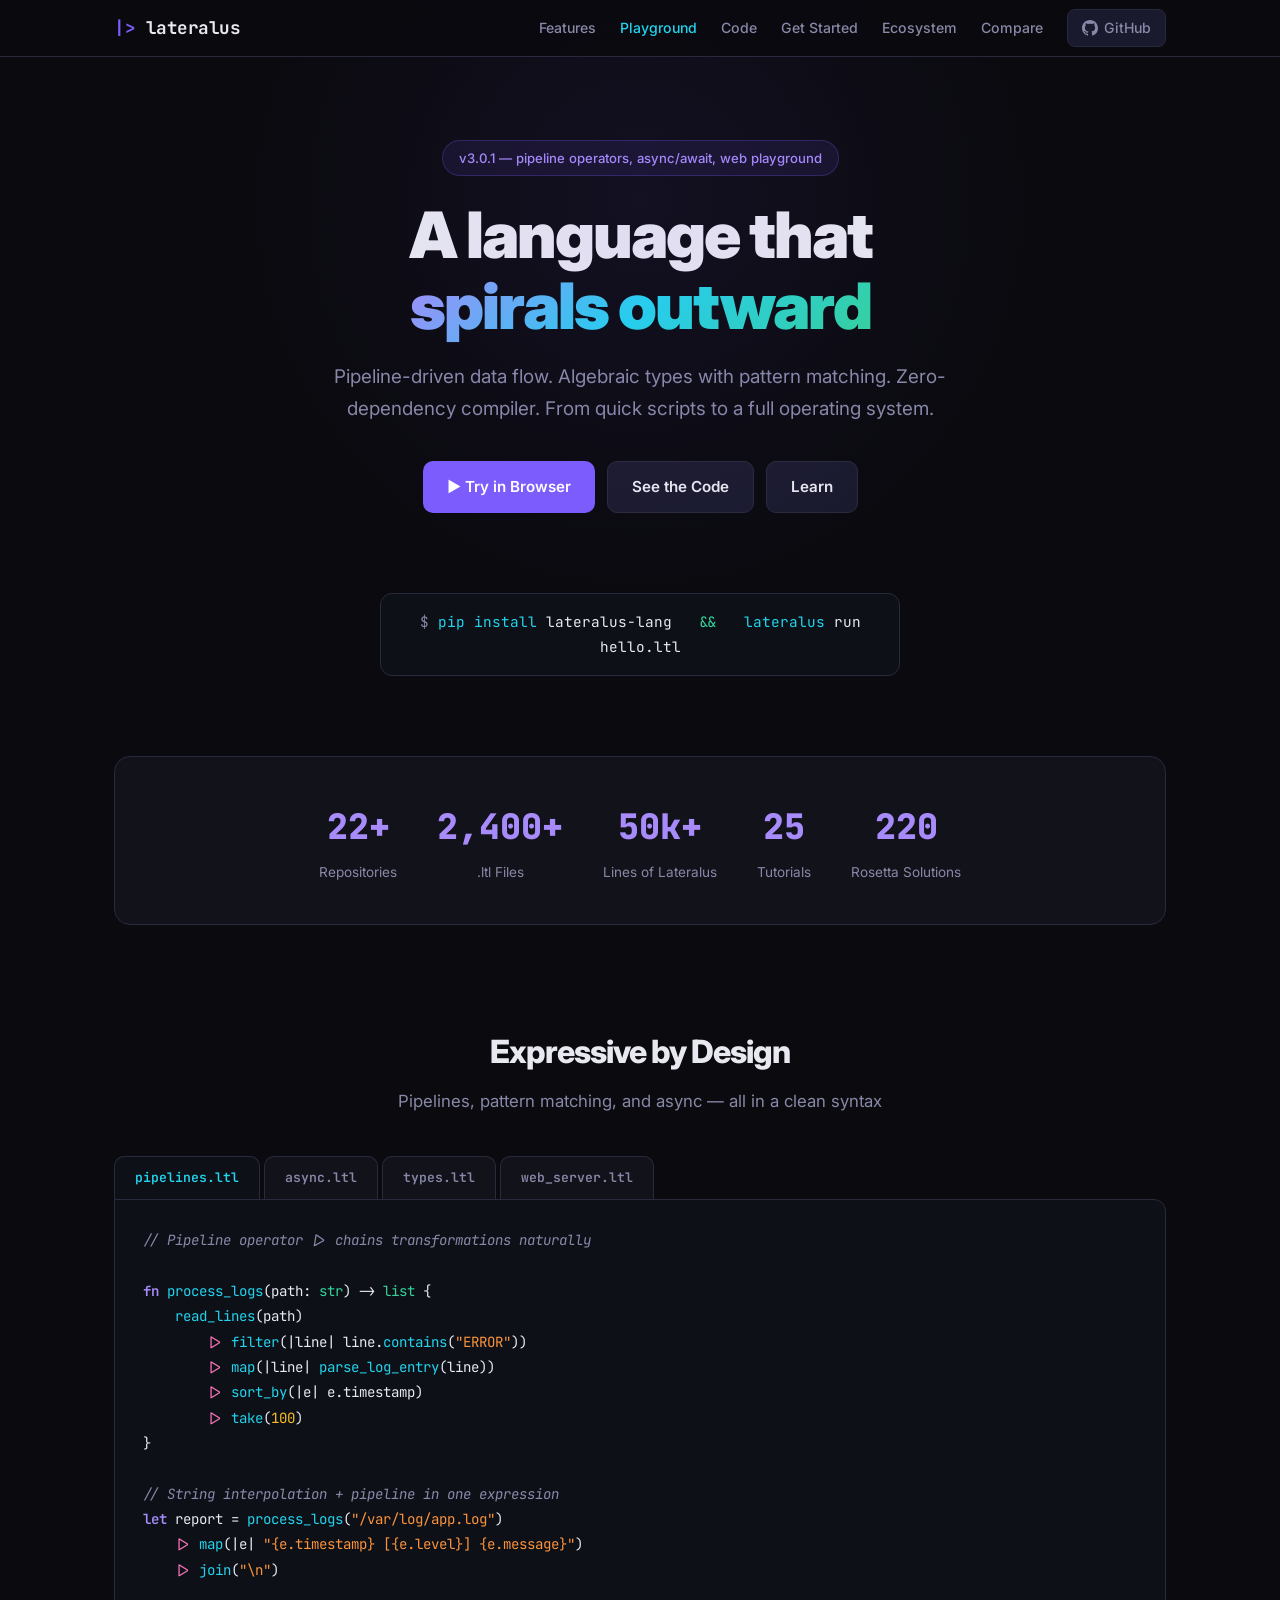
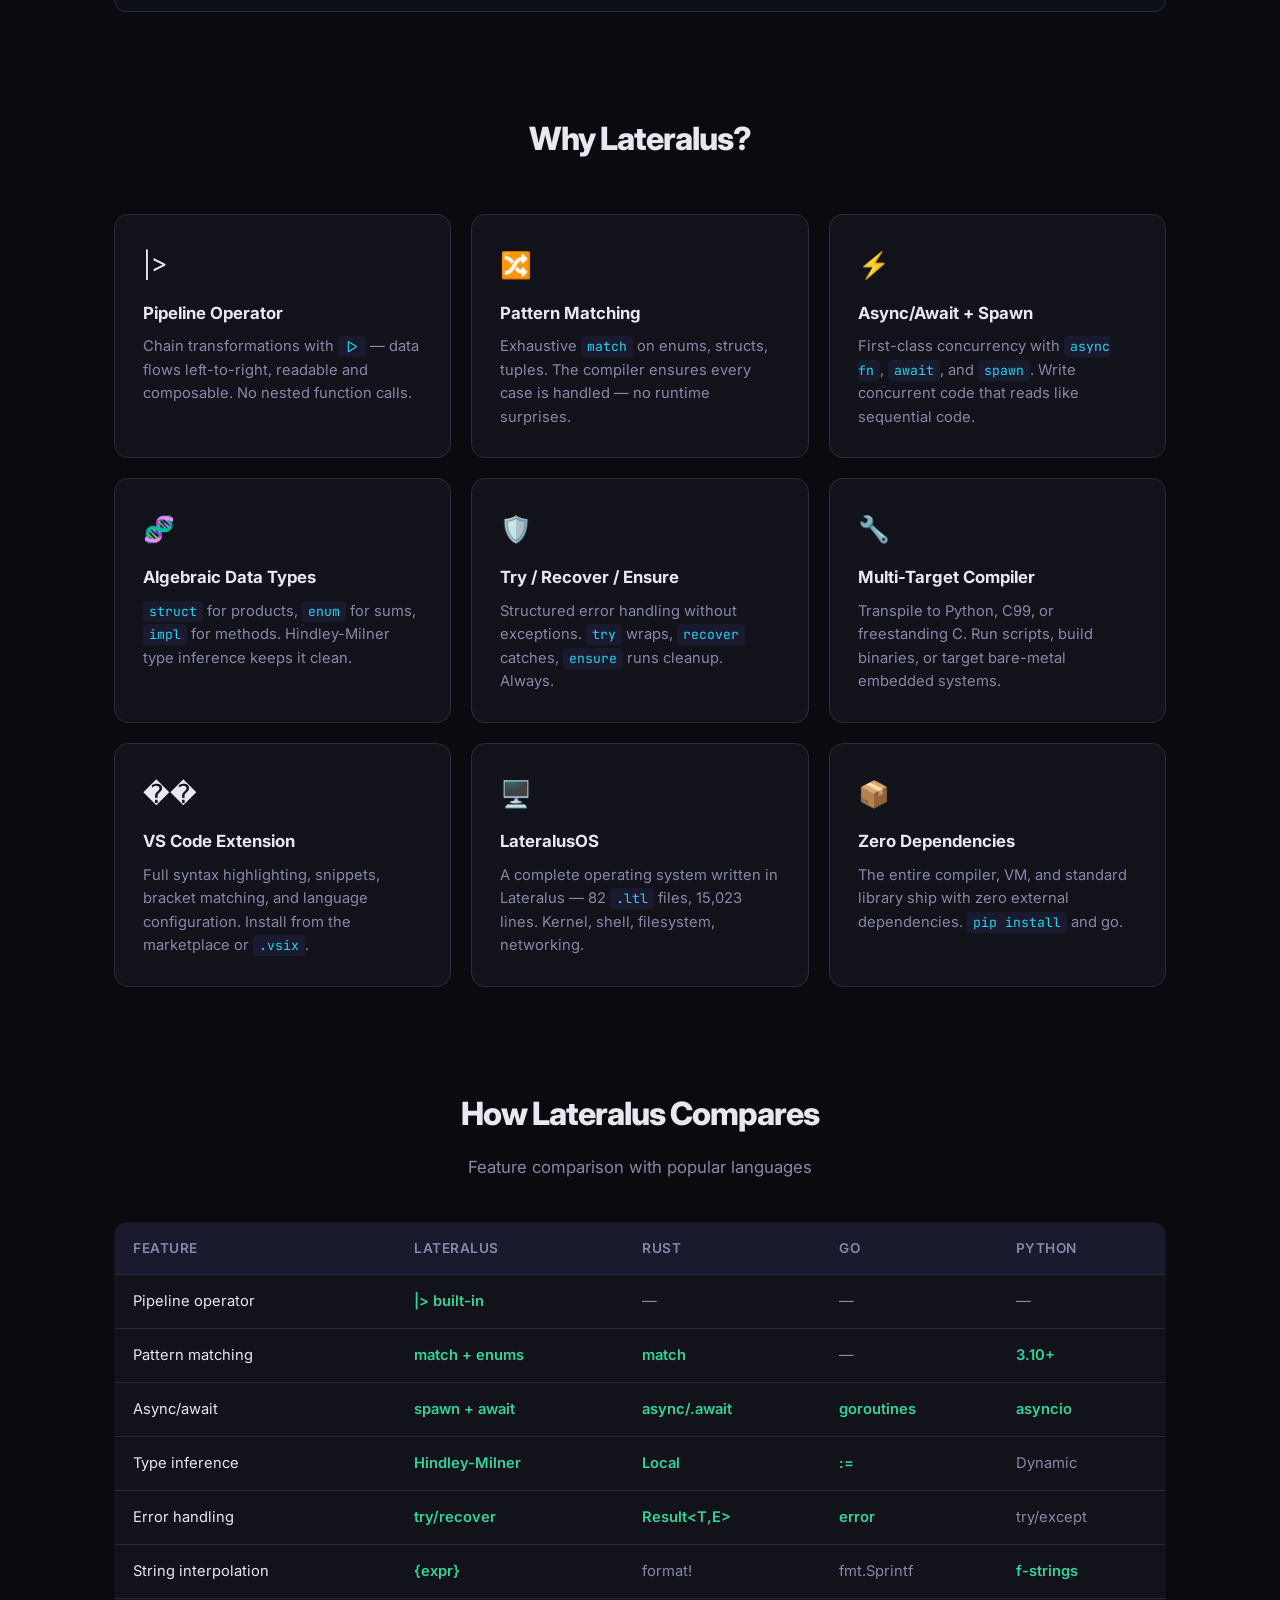
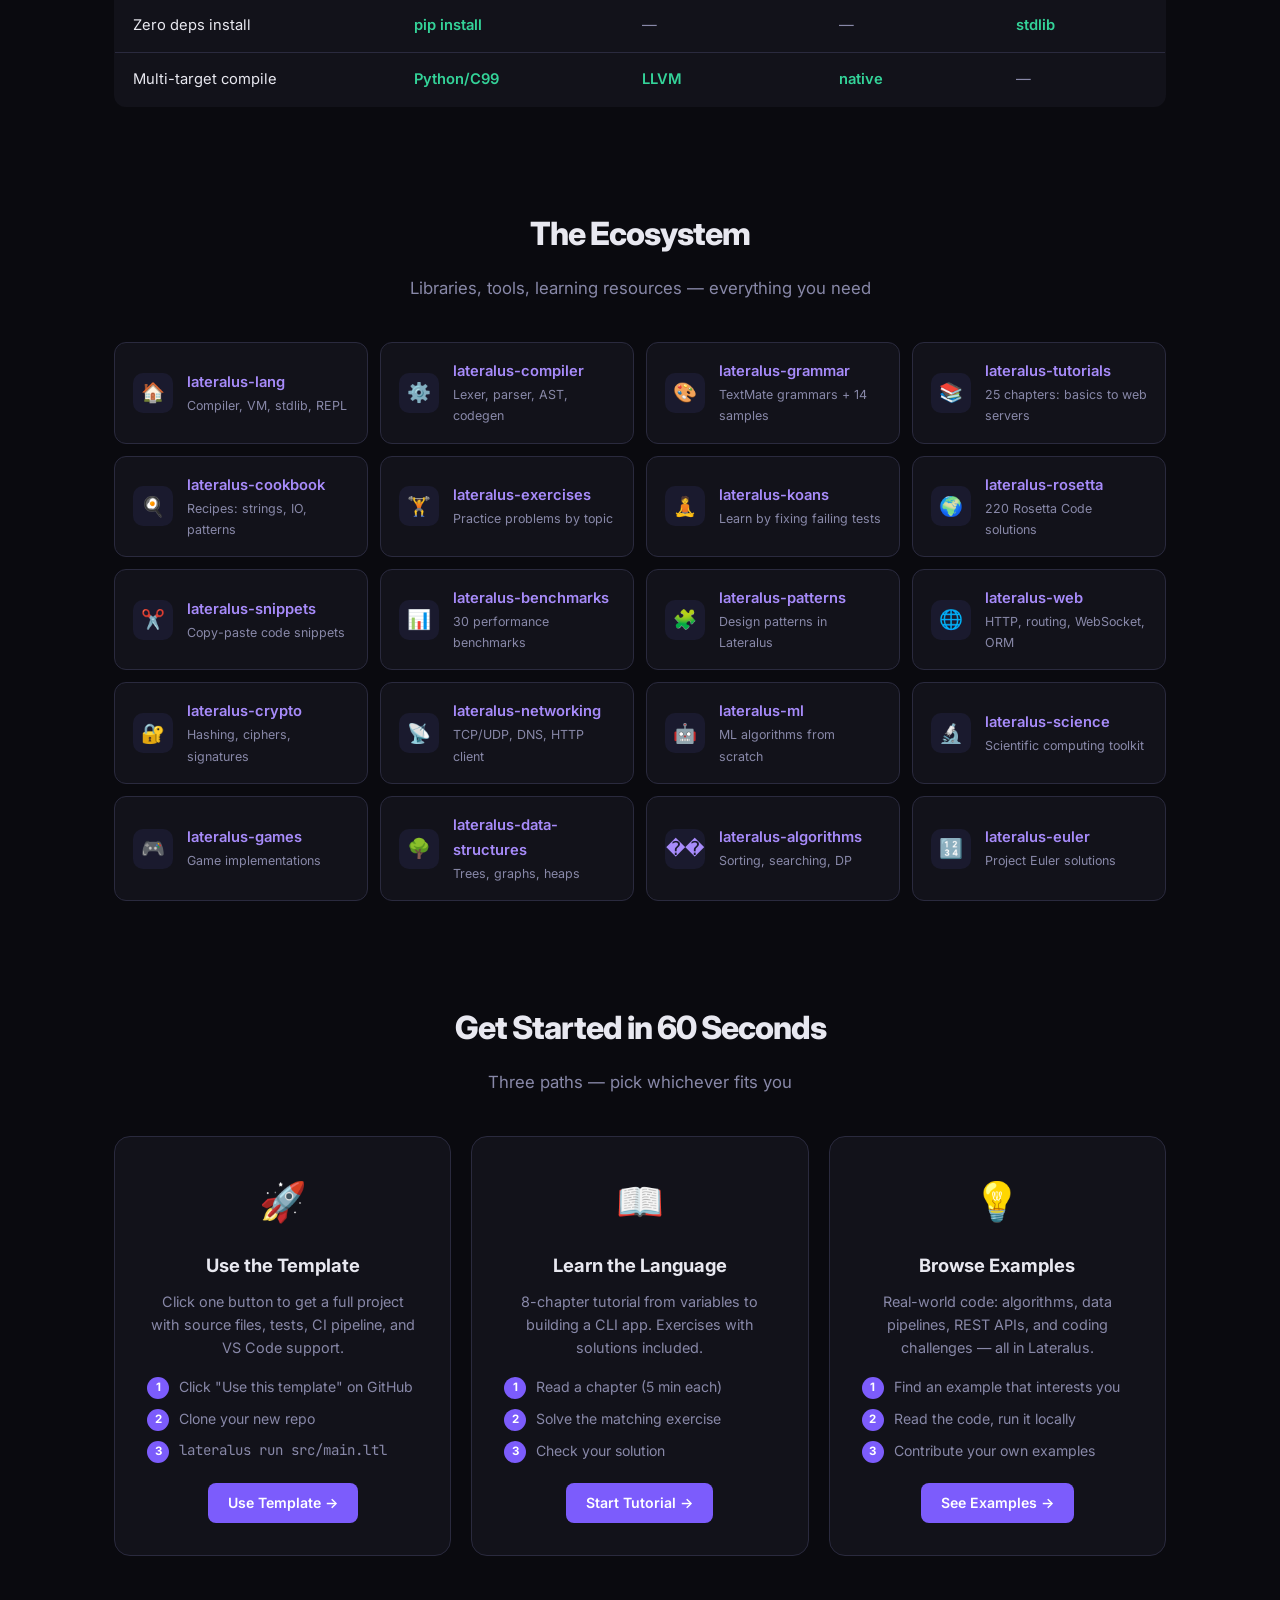
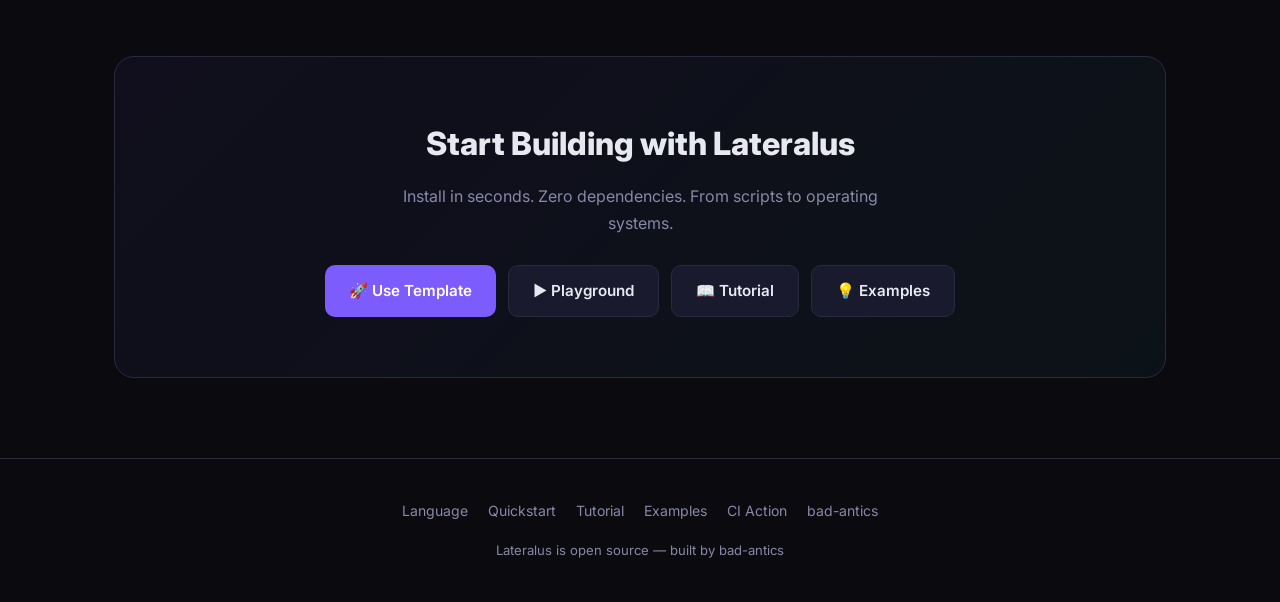
<file: lateralus/index.html>
<!DOCTYPE html>
<html lang="en">
<head>
    <meta charset="UTF-8">
    <meta name="viewport" content="width=device-width, initial-scale=1.0">
    <title>Lateralus — A Language That Spirals Outward</title>
    <meta name="description" content="Lateralus is a compiled programming language with pipeline operators, pattern matching, async/await, and zero dependencies. Built for scientists, security researchers, and engineers.">
    <meta property="og:title" content="Lateralus Programming Language">
    <meta property="og:description" content="Pipeline-driven data flow, algebraic types, Hindley-Milner inference. From scripts to operating systems.">
    <meta property="og:type" content="website">
    <meta property="og:url" content="https://bad-antics.github.io/lateralus/">
    <link rel="preconnect" href="https://fonts.googleapis.com">
    <link href="https://fonts.googleapis.com/css2?family=Inter:wght@400;500;600;700;800;900&family=JetBrains+Mono:wght@400;500;600;700&display=swap" rel="stylesheet">
    <style>
        :root {
            --bg: #0a0a0f;
            --bg2: #12121a;
            --bg3: #1a1a2e;
            --bg-code: #0d1117;
            --border: #2a2a3e;
            --text: #e8e8f0;
            --text2: #8888a8;
            --accent: #7c5cfc;
            --accent2: #a78bfa;
            --cyan: #22d3ee;
            --green: #34d399;
            --orange: #fb923c;
            --pink: #f472b6;
            --yellow: #fbbf24;
            --red: #f87171;
            --blue: #60a5fa;
        }

        * { margin: 0; padding: 0; box-sizing: border-box; }
        html { scroll-behavior: smooth; }
        body { font-family: 'Inter', -apple-system, sans-serif; background: var(--bg); color: var(--text); line-height: 1.7; -webkit-font-smoothing: antialiased; }
        a { color: var(--accent2); text-decoration: none; }
        a:hover { color: var(--cyan); }
        code, pre { font-family: 'JetBrains Mono', monospace; }
        .container { max-width: 1100px; margin: 0 auto; padding: 0 24px; }

        /* ── Top Bar ── */
        .topbar { position: fixed; top: 0; left: 0; right: 0; z-index: 100; background: rgba(10,10,15,0.85); backdrop-filter: blur(12px); border-bottom: 1px solid var(--border); }
        .topbar-inner { max-width: 1100px; margin: 0 auto; padding: 0 24px; display: flex; align-items: center; justify-content: space-between; height: 56px; }
        .topbar-logo { font-family: 'JetBrains Mono', monospace; font-weight: 700; font-size: 1.1rem; color: var(--text); letter-spacing: -0.5px; }
        .topbar-logo span { color: var(--accent); }
        .topbar-links { display: flex; gap: 24px; align-items: center; }
        .topbar-links a { color: var(--text2); font-size: 0.88rem; font-weight: 500; }
        .topbar-links a:hover { color: var(--text); }
        .topbar-links .gh { display: inline-flex; align-items: center; gap: 6px; padding: 6px 14px; background: var(--bg3); border: 1px solid var(--border); border-radius: 8px; }
        .topbar-links .gh:hover { border-color: var(--accent); }

        /* ── Hero ── */
        .hero { padding: 140px 0 80px; text-align: center; position: relative; overflow: hidden; }
        .hero::before { content: ''; position: absolute; top: -200px; left: 50%; transform: translateX(-50%); width: 800px; height: 800px; background: radial-gradient(circle, rgba(124,92,252,0.08) 0%, transparent 70%); pointer-events: none; }
        .hero-badge { display: inline-flex; align-items: center; gap: 8px; padding: 6px 16px; background: rgba(124,92,252,0.1); border: 1px solid rgba(124,92,252,0.25); border-radius: 50px; font-size: 0.82rem; color: var(--accent2); margin-bottom: 24px; font-weight: 500; }
        .hero h1 { font-size: 4rem; font-weight: 900; line-height: 1.1; margin-bottom: 20px; letter-spacing: -2px; }
        .hero h1 .gr { background: linear-gradient(135deg, var(--accent2) 0%, var(--cyan) 50%, var(--green) 100%); -webkit-background-clip: text; -webkit-text-fill-color: transparent; background-clip: text; }
        .hero p { font-size: 1.18rem; color: var(--text2); max-width: 620px; margin: 0 auto 36px; line-height: 1.7; }
        .hero-actions { display: flex; gap: 12px; justify-content: center; flex-wrap: wrap; }
        .btn { display: inline-flex; align-items: center; gap: 8px; padding: 12px 24px; border-radius: 10px; font-weight: 600; font-size: 0.95rem; transition: all 0.2s; }
        .btn-primary { background: var(--accent); color: #fff; }
        .btn-primary:hover { background: var(--accent2); color: #fff; transform: translateY(-1px); }
        .btn-secondary { background: var(--bg3); color: var(--text); border: 1px solid var(--border); }
        .btn-secondary:hover { border-color: var(--accent); color: var(--accent2); }

        /* ── Install Banner ── */
        .install { margin: 0 auto 80px; max-width: 520px; background: var(--bg-code); border: 1px solid var(--border); border-radius: 12px; padding: 16px 20px; font-family: 'JetBrains Mono', monospace; font-size: 0.9rem; color: var(--green); text-align: center; position: relative; }
        .install .dollar { color: var(--text2); }
        .install .cmd { color: var(--cyan); }
        .install .arg { color: var(--text); }

        /* ── Code Showcase ── */
        .showcase { margin-bottom: 100px; }
        .showcase h2 { text-align: center; font-size: 2rem; font-weight: 800; margin-bottom: 8px; letter-spacing: -1px; }
        .showcase .sub { text-align: center; color: var(--text2); margin-bottom: 40px; font-size: 1.05rem; }
        .code-tabs { display: flex; gap: 4px; margin-bottom: 0; border-bottom: none; }
        .code-tab { padding: 10px 20px; background: var(--bg2); border: 1px solid var(--border); border-bottom: none; border-radius: 10px 10px 0 0; font-size: 0.82rem; font-weight: 600; color: var(--text2); cursor: pointer; font-family: 'JetBrains Mono', monospace; }
        .code-tab.active { background: var(--bg-code); color: var(--cyan); border-color: var(--border); }
        .code-block { background: var(--bg-code); border: 1px solid var(--border); border-radius: 0 12px 12px 12px; padding: 28px; overflow-x: auto; display: none; }
        .code-block.active { display: block; }
        .code-block pre { font-size: 0.88rem; line-height: 1.8; }
        .kw { color: var(--accent2); font-weight: 600; }
        .fn { color: var(--cyan); }
        .ty { color: var(--green); }
        .st { color: var(--orange); }
        .cm { color: var(--text2); font-style: italic; }
        .op { color: var(--pink); }
        .nu { color: var(--yellow); }
        .vr { color: var(--text); }

        /* ── Features Grid ── */
        .features { margin-bottom: 100px; }
        .features h2 { text-align: center; font-size: 2rem; font-weight: 800; margin-bottom: 48px; letter-spacing: -1px; }
        .feat-grid { display: grid; grid-template-columns: repeat(auto-fit, minmax(300px, 1fr)); gap: 20px; }
        .feat { background: var(--bg2); border: 1px solid var(--border); border-radius: 14px; padding: 28px; transition: border-color 0.2s; }
        .feat:hover { border-color: var(--accent); }
        .feat-icon { font-size: 1.6rem; margin-bottom: 12px; }
        .feat h3 { font-size: 1.05rem; font-weight: 700; margin-bottom: 8px; }
        .feat p { color: var(--text2); font-size: 0.92rem; line-height: 1.6; }
        .feat code { background: var(--bg3); padding: 2px 6px; border-radius: 4px; font-size: 0.82rem; color: var(--cyan); }

        /* ── Ecosystem ── */
        .ecosystem { margin-bottom: 100px; }
        .ecosystem h2 { text-align: center; font-size: 2rem; font-weight: 800; margin-bottom: 12px; letter-spacing: -1px; }
        .ecosystem .sub { text-align: center; color: var(--text2); margin-bottom: 40px; font-size: 1.05rem; }
        .eco-grid { display: grid; grid-template-columns: repeat(auto-fit, minmax(220px, 1fr)); gap: 12px; }
        .eco-card { display: flex; align-items: center; gap: 14px; padding: 16px 18px; background: var(--bg2); border: 1px solid var(--border); border-radius: 12px; transition: all 0.2s; }
        .eco-card:hover { border-color: var(--accent); transform: translateY(-1px); }
        .eco-icon { width: 40px; height: 40px; display: flex; align-items: center; justify-content: center; background: var(--bg3); border-radius: 10px; font-size: 1.2rem; flex-shrink: 0; }
        .eco-name { font-weight: 600; font-size: 0.92rem; }
        .eco-desc { font-size: 0.78rem; color: var(--text2); }

        /* ── Stats Bar ── */
        .stats-bar { display: flex; justify-content: center; flex-wrap: wrap; gap: 40px; margin-bottom: 100px; padding: 40px; background: var(--bg2); border: 1px solid var(--border); border-radius: 16px; }
        .stat-item { text-align: center; }
        .stat-num { font-family: 'JetBrains Mono', monospace; font-size: 2.2rem; font-weight: 800; color: var(--accent2); }
        .stat-label { font-size: 0.85rem; color: var(--text2); margin-top: 4px; }

        /* ── Comparison ── */
        .compare { margin-bottom: 100px; }
        .compare h2 { text-align: center; font-size: 2rem; font-weight: 800; margin-bottom: 12px; letter-spacing: -1px; }
        .compare .sub { text-align: center; color: var(--text2); margin-bottom: 40px; font-size: 1.05rem; }
        .compare table { width: 100%; border-collapse: collapse; background: var(--bg2); border-radius: 12px; overflow: hidden; border: 1px solid var(--border); }
        .compare th { background: var(--bg3); padding: 14px 18px; text-align: left; font-size: 0.85rem; font-weight: 600; color: var(--text2); text-transform: uppercase; letter-spacing: 0.5px; }
        .compare td { padding: 14px 18px; border-top: 1px solid var(--border); font-size: 0.92rem; }
        .compare tr:hover td { background: rgba(124,92,252,0.03); }
        .compare .yes { color: var(--green); font-weight: 600; }
        .compare .no { color: var(--text2); }
        .compare .lang-col { font-weight: 600; color: var(--accent2); }


        /* ── Get Started ── */
        .get-started { margin-bottom: 100px; }
        .get-started h2 { text-align: center; font-size: 2rem; font-weight: 800; margin-bottom: 12px; letter-spacing: -1px; }
        .get-started .sub { text-align: center; color: var(--text2); margin-bottom: 40px; font-size: 1.05rem; }
        .gs-grid { display: grid; grid-template-columns: repeat(auto-fit, minmax(280px, 1fr)); gap: 20px; }
        .gs-card { padding: 32px; background: var(--bg2); border: 1px solid var(--border); border-radius: 16px; transition: all 0.2s; text-align: center; }
        .gs-card:hover { border-color: var(--accent); transform: translateY(-2px); }
        .gs-card .gs-icon { font-size: 2.4rem; margin-bottom: 16px; }
        .gs-card h3 { font-size: 1.15rem; font-weight: 700; margin-bottom: 8px; color: var(--text); }
        .gs-card p { color: var(--text2); font-size: 0.9rem; margin-bottom: 16px; line-height: 1.6; }
        .gs-card .gs-link { display: inline-flex; align-items: center; gap: 6px; padding: 8px 20px; background: var(--accent); color: #fff; border-radius: 8px; font-weight: 600; font-size: 0.88rem; transition: background 0.2s; }
        .gs-card .gs-link:hover { background: var(--accent2); color: #fff; }
        .gs-steps { display: flex; flex-direction: column; gap: 8px; text-align: left; margin-bottom: 20px; }
        .gs-step { display: flex; gap: 10px; align-items: flex-start; font-size: 0.88rem; color: var(--text2); }
        .gs-step .num { background: var(--accent); color: #fff; width: 22px; height: 22px; border-radius: 50%; display: flex; align-items: center; justify-content: center; font-size: 0.72rem; font-weight: 700; flex-shrink: 0; margin-top: 2px; }

        /* ── CTA ── */
        .cta { text-align: center; margin-bottom: 80px; padding: 60px 40px; background: linear-gradient(135deg, rgba(124,92,252,0.06) 0%, rgba(34,211,238,0.04) 100%); border: 1px solid var(--border); border-radius: 20px; }
        .cta h2 { font-size: 2rem; font-weight: 800; margin-bottom: 12px; }
        .cta p { color: var(--text2); margin-bottom: 28px; max-width: 500px; margin-left: auto; margin-right: auto; }

        /* ── Footer ── */
        footer { text-align: center; padding: 40px 20px; border-top: 1px solid var(--border); }
        .footer-links { display: flex; justify-content: center; flex-wrap: wrap; gap: 20px; margin-bottom: 16px; }
        .footer-links a { color: var(--text2); font-size: 0.88rem; }
        footer p { color: var(--text2); font-size: 0.82rem; }

        @media (max-width: 768px) {
            .hero h1 { font-size: 2.6rem; }
            .feat-grid { grid-template-columns: 1fr; }
            .eco-grid { grid-template-columns: repeat(auto-fit, minmax(180px, 1fr)); }
            .topbar-links a:not(.gh) { display: none; }
        }
    </style>
</head>
<body>

<div class="topbar">
    <div class="topbar-inner">
        <a href="/lateralus/" class="topbar-logo"><span>|&gt;</span> lateralus</a>
        <div class="topbar-links">
            <a href="#features">Features</a>
            <a href="/lateralus/playground/" style="color:var(--cyan)">Playground</a>
            <a href="#showcase">Code</a>
            <a href="#get-started">Get Started</a>
            <a href="#ecosystem">Ecosystem</a>
            <a href="#compare">Compare</a>
            <a href="https://github.com/bad-antics/lateralus-lang" class="gh">
                <svg width="16" height="16" fill="currentColor" viewBox="0 0 16 16"><path d="M8 0C3.58 0 0 3.58 0 8c0 3.54 2.29 6.53 5.47 7.59.4.07.55-.17.55-.38 0-.19-.01-.82-.01-1.49-2.01.37-2.53-.49-2.69-.94-.09-.23-.48-.94-.82-1.13-.28-.15-.68-.52-.01-.53.63-.01 1.08.58 1.23.82.72 1.21 1.87.87 2.33.66.07-.52.28-.87.51-1.07-1.78-.2-3.64-.89-3.64-3.95 0-.87.31-1.59.82-2.15-.08-.2-.36-1.02.08-2.12 0 0 .67-.21 2.2.82.64-.18 1.32-.27 2-.27.68 0 1.36.09 2 .27 1.53-1.04 2.2-.82 2.2-.82.44 1.1.16 1.92.08 2.12.51.56.82 1.27.82 2.15 0 3.07-1.87 3.75-3.65 3.95.29.25.54.73.54 1.48 0 1.07-.01 1.93-.01 2.2 0 .21.15.46.55.38A8.013 8.013 0 0016 8c0-4.42-3.58-8-8-8z"/></svg>
                GitHub
            </a>
        </div>
    </div>
</div>

<section class="hero">
    <div class="container">
        <div class="hero-badge">v3.0.1 — pipeline operators, async/await, web playground</div>
        <h1>A language that<br><span class="gr">spirals outward</span></h1>
        <p>Pipeline-driven data flow. Algebraic types with pattern matching. Zero-dependency compiler. From quick scripts to a full operating system.</p>
        <div class="hero-actions">
            <a href="/lateralus/playground/" class="btn btn-primary">▶ Try in Browser</a>
            <a href="#showcase" class="btn btn-secondary">See the Code</a>
            <a href="https://github.com/bad-antics/learn-lateralus" class="btn btn-secondary">Learn</a>
        </div>
    </div>
</section>

<div class="container">
    <div class="install">
        <span class="dollar">$</span> <span class="cmd">pip install</span> <span class="arg">lateralus-lang</span>
        &nbsp;&nbsp;&amp;&amp;&nbsp;&nbsp;
        <span class="cmd">lateralus</span> <span class="arg">run hello.ltl</span>
    </div>
</div>

<div class="container">
    <div class="stats-bar">
        <div class="stat-item"><div class="stat-num">22+</div><div class="stat-label">Repositories</div></div>
        <div class="stat-item"><div class="stat-num">2,400+</div><div class="stat-label">.ltl Files</div></div>
        <div class="stat-item"><div class="stat-num">50k+</div><div class="stat-label">Lines of Lateralus</div></div>
        <div class="stat-item"><div class="stat-num">25</div><div class="stat-label">Tutorials</div></div>
        <div class="stat-item"><div class="stat-num">220</div><div class="stat-label">Rosetta Solutions</div></div>
    </div>
</div>

<section id="showcase" class="container showcase">
    <h2>Expressive by Design</h2>
    <p class="sub">Pipelines, pattern matching, and async — all in a clean syntax</p>

    <div class="code-tabs">
        <div class="code-tab active" data-tab="pipelines">pipelines.ltl</div>
        <div class="code-tab" data-tab="async">async.ltl</div>
        <div class="code-tab" data-tab="types">types.ltl</div>
        <div class="code-tab" data-tab="web">web_server.ltl</div>
    </div>

    <div class="code-block active" id="tab-pipelines">
<pre><span class="cm">// Pipeline operator |&gt; chains transformations naturally</span>

<span class="kw">fn</span> <span class="fn">process_logs</span>(<span class="vr">path</span>: <span class="ty">str</span>) -> <span class="ty">list</span> {
    <span class="fn">read_lines</span>(<span class="vr">path</span>)
        <span class="op">|&gt;</span> <span class="fn">filter</span>(|<span class="vr">line</span>| <span class="vr">line</span>.<span class="fn">contains</span>(<span class="st">"ERROR"</span>))
        <span class="op">|&gt;</span> <span class="fn">map</span>(|<span class="vr">line</span>| <span class="fn">parse_log_entry</span>(<span class="vr">line</span>))
        <span class="op">|&gt;</span> <span class="fn">sort_by</span>(|<span class="vr">e</span>| <span class="vr">e</span>.<span class="vr">timestamp</span>)
        <span class="op">|&gt;</span> <span class="fn">take</span>(<span class="nu">100</span>)
}

<span class="cm">// String interpolation + pipeline in one expression</span>
<span class="kw">let</span> <span class="vr">report</span> = <span class="fn">process_logs</span>(<span class="st">"/var/log/app.log"</span>)
    <span class="op">|&gt;</span> <span class="fn">map</span>(|<span class="vr">e</span>| <span class="st">"{e.timestamp} [{e.level}] {e.message}"</span>)
    <span class="op">|&gt;</span> <span class="fn">join</span>(<span class="st">"\n"</span>)</pre>
    </div>

    <div class="code-block" id="tab-async">
<pre><span class="cm">// Async/await with spawn for concurrent tasks</span>

<span class="kw">async fn</span> <span class="fn">fetch_all</span>(<span class="vr">urls</span>: <span class="ty">list</span>) -> <span class="ty">list</span> {
    <span class="kw">let</span> <span class="vr">tasks</span> = <span class="vr">urls</span>
        <span class="op">|&gt;</span> <span class="fn">map</span>(|<span class="vr">url</span>| <span class="kw">spawn</span> <span class="fn">http_get</span>(<span class="vr">url</span>))

    <span class="kw">let</span> <span class="vr">results</span> = []
    <span class="kw">for</span> <span class="vr">task</span> <span class="kw">in</span> <span class="vr">tasks</span> {
        <span class="kw">let</span> <span class="vr">resp</span> = <span class="kw">await</span> <span class="vr">task</span>
        <span class="fn">push</span>(<span class="vr">results</span>, <span class="vr">resp</span>.<span class="vr">body</span>)
    }
    <span class="kw">return</span> <span class="vr">results</span>
}

<span class="kw">fn</span> <span class="fn">main</span>() {
    <span class="kw">let</span> <span class="vr">pages</span> = <span class="kw">await</span> <span class="fn">fetch_all</span>([
        <span class="st">"https://api.example.com/users"</span>,
        <span class="st">"https://api.example.com/posts"</span>,
    ])
    <span class="fn">println</span>(<span class="st">"Fetched {len(pages)} pages"</span>)
}</pre>
    </div>

    <div class="code-block" id="tab-types">
<pre><span class="cm">// Algebraic types + exhaustive pattern matching</span>

<span class="kw">enum</span> <span class="ty">Shape</span> {
    <span class="ty">Circle</span>(<span class="ty">float</span>)
    <span class="ty">Rect</span>(<span class="ty">float</span>, <span class="ty">float</span>)
    <span class="ty">Triangle</span>(<span class="ty">float</span>, <span class="ty">float</span>, <span class="ty">float</span>)
}

<span class="kw">fn</span> <span class="fn">area</span>(<span class="vr">s</span>: <span class="ty">Shape</span>) -> <span class="ty">float</span> {
    <span class="kw">match</span> <span class="vr">s</span> {
        <span class="ty">Circle</span>(<span class="vr">r</span>)          => <span class="nu">3.14159</span> * <span class="vr">r</span> * <span class="vr">r</span>
        <span class="ty">Rect</span>(<span class="vr">w</span>, <span class="vr">h</span>)        => <span class="vr">w</span> * <span class="vr">h</span>
        <span class="ty">Triangle</span>(<span class="vr">a</span>, <span class="vr">b</span>, <span class="vr">c</span>) => {
            <span class="kw">let</span> <span class="vr">s</span> = (<span class="vr">a</span> + <span class="vr">b</span> + <span class="vr">c</span>) / <span class="nu">2.0</span>
            <span class="fn">sqrt</span>(<span class="vr">s</span> * (<span class="vr">s</span>-<span class="vr">a</span>) * (<span class="vr">s</span>-<span class="vr">b</span>) * (<span class="vr">s</span>-<span class="vr">c</span>))
        }
    }
}

<span class="kw">let</span> <span class="vr">shapes</span> = [<span class="ty">Circle</span>(<span class="nu">5.0</span>), <span class="ty">Rect</span>(<span class="nu">3.0</span>, <span class="nu">4.0</span>), <span class="ty">Triangle</span>(<span class="nu">3.0</span>, <span class="nu">4.0</span>, <span class="nu">5.0</span>)]
<span class="kw">let</span> <span class="vr">total</span> = <span class="vr">shapes</span> <span class="op">|&gt;</span> <span class="fn">map</span>(<span class="fn">area</span>) <span class="op">|&gt;</span> <span class="fn">sum</span>()</pre>
    </div>

    <div class="code-block" id="tab-web">
<pre><span class="cm">// Full async HTTP server in 20 lines</span>

<span class="kw">import</span> net
<span class="kw">import</span> json

<span class="kw">async fn</span> <span class="fn">handle</span>(<span class="vr">req</span>: <span class="ty">Request</span>) -> <span class="ty">Response</span> {
    <span class="kw">match</span> (<span class="vr">req</span>.<span class="vr">method</span>, <span class="vr">req</span>.<span class="vr">path</span>) {
        (<span class="st">"GET"</span>, <span class="st">"/"</span>)     => <span class="fn">ok</span>(<span class="st">"Welcome to Lateralus"</span>)
        (<span class="st">"GET"</span>, <span class="st">"/api"</span>)   => <span class="fn">json_ok</span>({ <span class="st">"status"</span>: <span class="st">"running"</span> })
        (<span class="st">"POST"</span>, <span class="st">"/echo"</span>) => <span class="fn">ok</span>(<span class="vr">req</span>.<span class="vr">body</span>)
        _                 => <span class="fn">not_found</span>()
    }
}

<span class="kw">fn</span> <span class="fn">main</span>() {
    <span class="kw">let</span> <span class="vr">server</span> = net.<span class="fn">http_server</span>(<span class="st">"0.0.0.0"</span>, <span class="nu">8080</span>)
    <span class="fn">println</span>(<span class="st">"Listening on :8080"</span>)
    <span class="kw">await</span> <span class="vr">server</span>.<span class="fn">serve</span>(<span class="fn">handle</span>)
}</pre>
    </div>
</section>

<section id="features" class="container features">
    <h2>Why Lateralus?</h2>
    <div class="feat-grid">
        <div class="feat">
            <div class="feat-icon">|&gt;</div>
            <h3>Pipeline Operator</h3>
            <p>Chain transformations with <code>|&gt;</code> — data flows left-to-right, readable and composable. No nested function calls.</p>
        </div>
        <div class="feat">
            <div class="feat-icon">🔀</div>
            <h3>Pattern Matching</h3>
            <p>Exhaustive <code>match</code> on enums, structs, tuples. The compiler ensures every case is handled — no runtime surprises.</p>
        </div>
        <div class="feat">
            <div class="feat-icon">⚡</div>
            <h3>Async/Await + Spawn</h3>
            <p>First-class concurrency with <code>async fn</code>, <code>await</code>, and <code>spawn</code>. Write concurrent code that reads like sequential code.</p>
        </div>
        <div class="feat">
            <div class="feat-icon">🧬</div>
            <h3>Algebraic Data Types</h3>
            <p><code>struct</code> for products, <code>enum</code> for sums, <code>impl</code> for methods. Hindley-Milner type inference keeps it clean.</p>
        </div>
        <div class="feat">
            <div class="feat-icon">🛡️</div>
            <h3>Try / Recover / Ensure</h3>
            <p>Structured error handling without exceptions. <code>try</code> wraps, <code>recover</code> catches, <code>ensure</code> runs cleanup. Always.</p>
        </div>
        <div class="feat">
            <div class="feat-icon">🔧</div>
            <h3>Multi-Target Compiler</h3>
            <p>Transpile to Python, C99, or freestanding C. Run scripts, build binaries, or target bare-metal embedded systems.</p>
        </div>
        <div class="feat">
            <div class="feat-icon">��</div>
            <h3>VS Code Extension</h3>
            <p>Full syntax highlighting, snippets, bracket matching, and language configuration. Install from the marketplace or <code>.vsix</code>.</p>
        </div>
        <div class="feat">
            <div class="feat-icon">🖥️</div>
            <h3>LateralusOS</h3>
            <p>A complete operating system written in Lateralus — 82 <code>.ltl</code> files, 15,023 lines. Kernel, shell, filesystem, networking.</p>
        </div>
        <div class="feat">
            <div class="feat-icon">📦</div>
            <h3>Zero Dependencies</h3>
            <p>The entire compiler, VM, and standard library ship with zero external dependencies. <code>pip install</code> and go.</p>
        </div>
    </div>
</section>

<section id="compare" class="container compare">
    <h2>How Lateralus Compares</h2>
    <p class="sub">Feature comparison with popular languages</p>
    <table>
        <thead>
            <tr>
                <th>Feature</th>
                <th>Lateralus</th>
                <th>Rust</th>
                <th>Go</th>
                <th>Python</th>
            </tr>
        </thead>
        <tbody>
            <tr><td>Pipeline operator</td><td class="yes">|&gt; built-in</td><td class="no">—</td><td class="no">—</td><td class="no">—</td></tr>
            <tr><td>Pattern matching</td><td class="yes">match + enums</td><td class="yes">match</td><td class="no">—</td><td class="yes">3.10+</td></tr>
            <tr><td>Async/await</td><td class="yes">spawn + await</td><td class="yes">async/.await</td><td class="yes">goroutines</td><td class="yes">asyncio</td></tr>
            <tr><td>Type inference</td><td class="yes">Hindley-Milner</td><td class="yes">Local</td><td class="yes">:=</td><td class="no">Dynamic</td></tr>
            <tr><td>Error handling</td><td class="yes">try/recover</td><td class="yes">Result&lt;T,E&gt;</td><td class="yes">error</td><td class="no">try/except</td></tr>
            <tr><td>String interpolation</td><td class="yes">{expr}</td><td class="no">format!</td><td class="no">fmt.Sprintf</td><td class="yes">f-strings</td></tr>
            <tr><td>Zero deps install</td><td class="yes">pip install</td><td class="no">—</td><td class="no">—</td><td class="yes">stdlib</td></tr>
            <tr><td>Multi-target compile</td><td class="yes">Python/C99</td><td class="yes">LLVM</td><td class="yes">native</td><td class="no">—</td></tr>
        </tbody>
    </table>
</section>

<section id="ecosystem" class="container ecosystem">
    <h2>The Ecosystem</h2>
    <p class="sub">Libraries, tools, learning resources — everything you need</p>
    <div class="eco-grid">
        <a href="https://github.com/bad-antics/lateralus-lang" class="eco-card">
            <div class="eco-icon">🏠</div>
            <div><div class="eco-name">lateralus-lang</div><div class="eco-desc">Compiler, VM, stdlib, REPL</div></div>
        </a>
        <a href="https://github.com/bad-antics/lateralus-compiler" class="eco-card">
            <div class="eco-icon">⚙️</div>
            <div><div class="eco-name">lateralus-compiler</div><div class="eco-desc">Lexer, parser, AST, codegen</div></div>
        </a>
        <a href="https://github.com/bad-antics/lateralus-grammar" class="eco-card">
            <div class="eco-icon">🎨</div>
            <div><div class="eco-name">lateralus-grammar</div><div class="eco-desc">TextMate grammars + 14 samples</div></div>
        </a>
        <a href="https://github.com/bad-antics/lateralus-tutorials" class="eco-card">
            <div class="eco-icon">📚</div>
            <div><div class="eco-name">lateralus-tutorials</div><div class="eco-desc">25 chapters: basics to web servers</div></div>
        </a>
        <a href="https://github.com/bad-antics/lateralus-cookbook" class="eco-card">
            <div class="eco-icon">🍳</div>
            <div><div class="eco-name">lateralus-cookbook</div><div class="eco-desc">Recipes: strings, IO, patterns</div></div>
        </a>
        <a href="https://github.com/bad-antics/lateralus-exercises" class="eco-card">
            <div class="eco-icon">🏋️</div>
            <div><div class="eco-name">lateralus-exercises</div><div class="eco-desc">Practice problems by topic</div></div>
        </a>
        <a href="https://github.com/bad-antics/lateralus-koans" class="eco-card">
            <div class="eco-icon">🧘</div>
            <div><div class="eco-name">lateralus-koans</div><div class="eco-desc">Learn by fixing failing tests</div></div>
        </a>
        <a href="https://github.com/bad-antics/lateralus-rosetta" class="eco-card">
            <div class="eco-icon">🌍</div>
            <div><div class="eco-name">lateralus-rosetta</div><div class="eco-desc">220 Rosetta Code solutions</div></div>
        </a>
        <a href="https://github.com/bad-antics/lateralus-snippets" class="eco-card">
            <div class="eco-icon">✂️</div>
            <div><div class="eco-name">lateralus-snippets</div><div class="eco-desc">Copy-paste code snippets</div></div>
        </a>
        <a href="https://github.com/bad-antics/lateralus-benchmarks" class="eco-card">
            <div class="eco-icon">📊</div>
            <div><div class="eco-name">lateralus-benchmarks</div><div class="eco-desc">30 performance benchmarks</div></div>
        </a>
        <a href="https://github.com/bad-antics/lateralus-patterns" class="eco-card">
            <div class="eco-icon">🧩</div>
            <div><div class="eco-name">lateralus-patterns</div><div class="eco-desc">Design patterns in Lateralus</div></div>
        </a>
        <a href="https://github.com/bad-antics/lateralus-web" class="eco-card">
            <div class="eco-icon">🌐</div>
            <div><div class="eco-name">lateralus-web</div><div class="eco-desc">HTTP, routing, WebSocket, ORM</div></div>
        </a>
        <a href="https://github.com/bad-antics/lateralus-crypto" class="eco-card">
            <div class="eco-icon">🔐</div>
            <div><div class="eco-name">lateralus-crypto</div><div class="eco-desc">Hashing, ciphers, signatures</div></div>
        </a>
        <a href="https://github.com/bad-antics/lateralus-networking" class="eco-card">
            <div class="eco-icon">📡</div>
            <div><div class="eco-name">lateralus-networking</div><div class="eco-desc">TCP/UDP, DNS, HTTP client</div></div>
        </a>
        <a href="https://github.com/bad-antics/lateralus-ml" class="eco-card">
            <div class="eco-icon">🤖</div>
            <div><div class="eco-name">lateralus-ml</div><div class="eco-desc">ML algorithms from scratch</div></div>
        </a>
        <a href="https://github.com/bad-antics/lateralus-science" class="eco-card">
            <div class="eco-icon">🔬</div>
            <div><div class="eco-name">lateralus-science</div><div class="eco-desc">Scientific computing toolkit</div></div>
        </a>
        <a href="https://github.com/bad-antics/lateralus-games" class="eco-card">
            <div class="eco-icon">🎮</div>
            <div><div class="eco-name">lateralus-games</div><div class="eco-desc">Game implementations</div></div>
        </a>
        <a href="https://github.com/bad-antics/lateralus-data-structures" class="eco-card">
            <div class="eco-icon">🌳</div>
            <div><div class="eco-name">lateralus-data-structures</div><div class="eco-desc">Trees, graphs, heaps</div></div>
        </a>
        <a href="https://github.com/bad-antics/lateralus-algorithms" class="eco-card">
            <div class="eco-icon">��</div>
            <div><div class="eco-name">lateralus-algorithms</div><div class="eco-desc">Sorting, searching, DP</div></div>
        </a>
        <a href="https://github.com/bad-antics/lateralus-euler" class="eco-card">
            <div class="eco-icon">🔢</div>
            <div><div class="eco-name">lateralus-euler</div><div class="eco-desc">Project Euler solutions</div></div>
        </a>
    </div>
</section>


<section id="get-started" class="container get-started">
    <h2>Get Started in 60 Seconds</h2>
    <p class="sub">Three paths — pick whichever fits you</p>
    <div class="gs-grid">
        <div class="gs-card">
            <div class="gs-icon">🚀</div>
            <h3>Use the Template</h3>
            <p>Click one button to get a full project with source files, tests, CI pipeline, and VS Code support.</p>
            <div class="gs-steps">
                <div class="gs-step"><span class="num">1</span> Click "Use this template" on GitHub</div>
                <div class="gs-step"><span class="num">2</span> Clone your new repo</div>
                <div class="gs-step"><span class="num">3</span> <code>lateralus run src/main.ltl</code></div>
            </div>
            <a href="https://github.com/bad-antics/lateralus-quickstart" class="gs-link">Use Template →</a>
        </div>
        <div class="gs-card">
            <div class="gs-icon">📖</div>
            <h3>Learn the Language</h3>
            <p>8-chapter tutorial from variables to building a CLI app. Exercises with solutions included.</p>
            <div class="gs-steps">
                <div class="gs-step"><span class="num">1</span> Read a chapter (5 min each)</div>
                <div class="gs-step"><span class="num">2</span> Solve the matching exercise</div>
                <div class="gs-step"><span class="num">3</span> Check your solution</div>
            </div>
            <a href="https://github.com/bad-antics/learn-lateralus" class="gs-link">Start Tutorial →</a>
        </div>
        <div class="gs-card">
            <div class="gs-icon">💡</div>
            <h3>Browse Examples</h3>
            <p>Real-world code: algorithms, data pipelines, REST APIs, and coding challenges — all in Lateralus.</p>
            <div class="gs-steps">
                <div class="gs-step"><span class="num">1</span> Find an example that interests you</div>
                <div class="gs-step"><span class="num">2</span> Read the code, run it locally</div>
                <div class="gs-step"><span class="num">3</span> Contribute your own examples</div>
            </div>
            <a href="https://github.com/bad-antics/lateralus-examples" class="gs-link">See Examples →</a>
        </div>
    </div>
</section>

<div class="container">
    <div class="cta">
        <h2>Start Building with Lateralus</h2>
        <p>Install in seconds. Zero dependencies. From scripts to operating systems.</p>
        <div class="hero-actions">
            <a href="https://github.com/bad-antics/lateralus-quickstart" class="btn btn-primary">🚀 Use Template</a>
            <a href="/lateralus/playground/" class="btn btn-secondary">▶ Playground</a>
            <a href="https://github.com/bad-antics/learn-lateralus" class="btn btn-secondary">📖 Tutorial</a>
            <a href="https://github.com/bad-antics/lateralus-examples" class="btn btn-secondary">💡 Examples</a>
        </div>
    </div>
</div>

<footer>
    <div class="footer-links">
        <a href="https://github.com/bad-antics/lateralus-lang">Language</a>
        <a href="https://github.com/bad-antics/lateralus-quickstart">Quickstart</a>
        <a href="https://github.com/bad-antics/learn-lateralus">Tutorial</a>
        <a href="https://github.com/bad-antics/lateralus-examples">Examples</a>
        <a href="https://github.com/bad-antics/lateralus-action">CI Action</a>
        <a href="https://github.com/bad-antics">bad-antics</a>
    </div>
    <p>Lateralus is open source — built by bad-antics</p>
</footer>

<script>
document.querySelectorAll('.code-tab').forEach(tab => {
    tab.addEventListener('click', () => {
        document.querySelectorAll('.code-tab').forEach(t => t.classList.remove('active'));
        document.querySelectorAll('.code-block').forEach(b => b.classList.remove('active'));
        tab.classList.add('active');
        document.getElementById('tab-' + tab.dataset.tab).classList.add('active');
    });
});
</script>

</body>
</html>
</file>
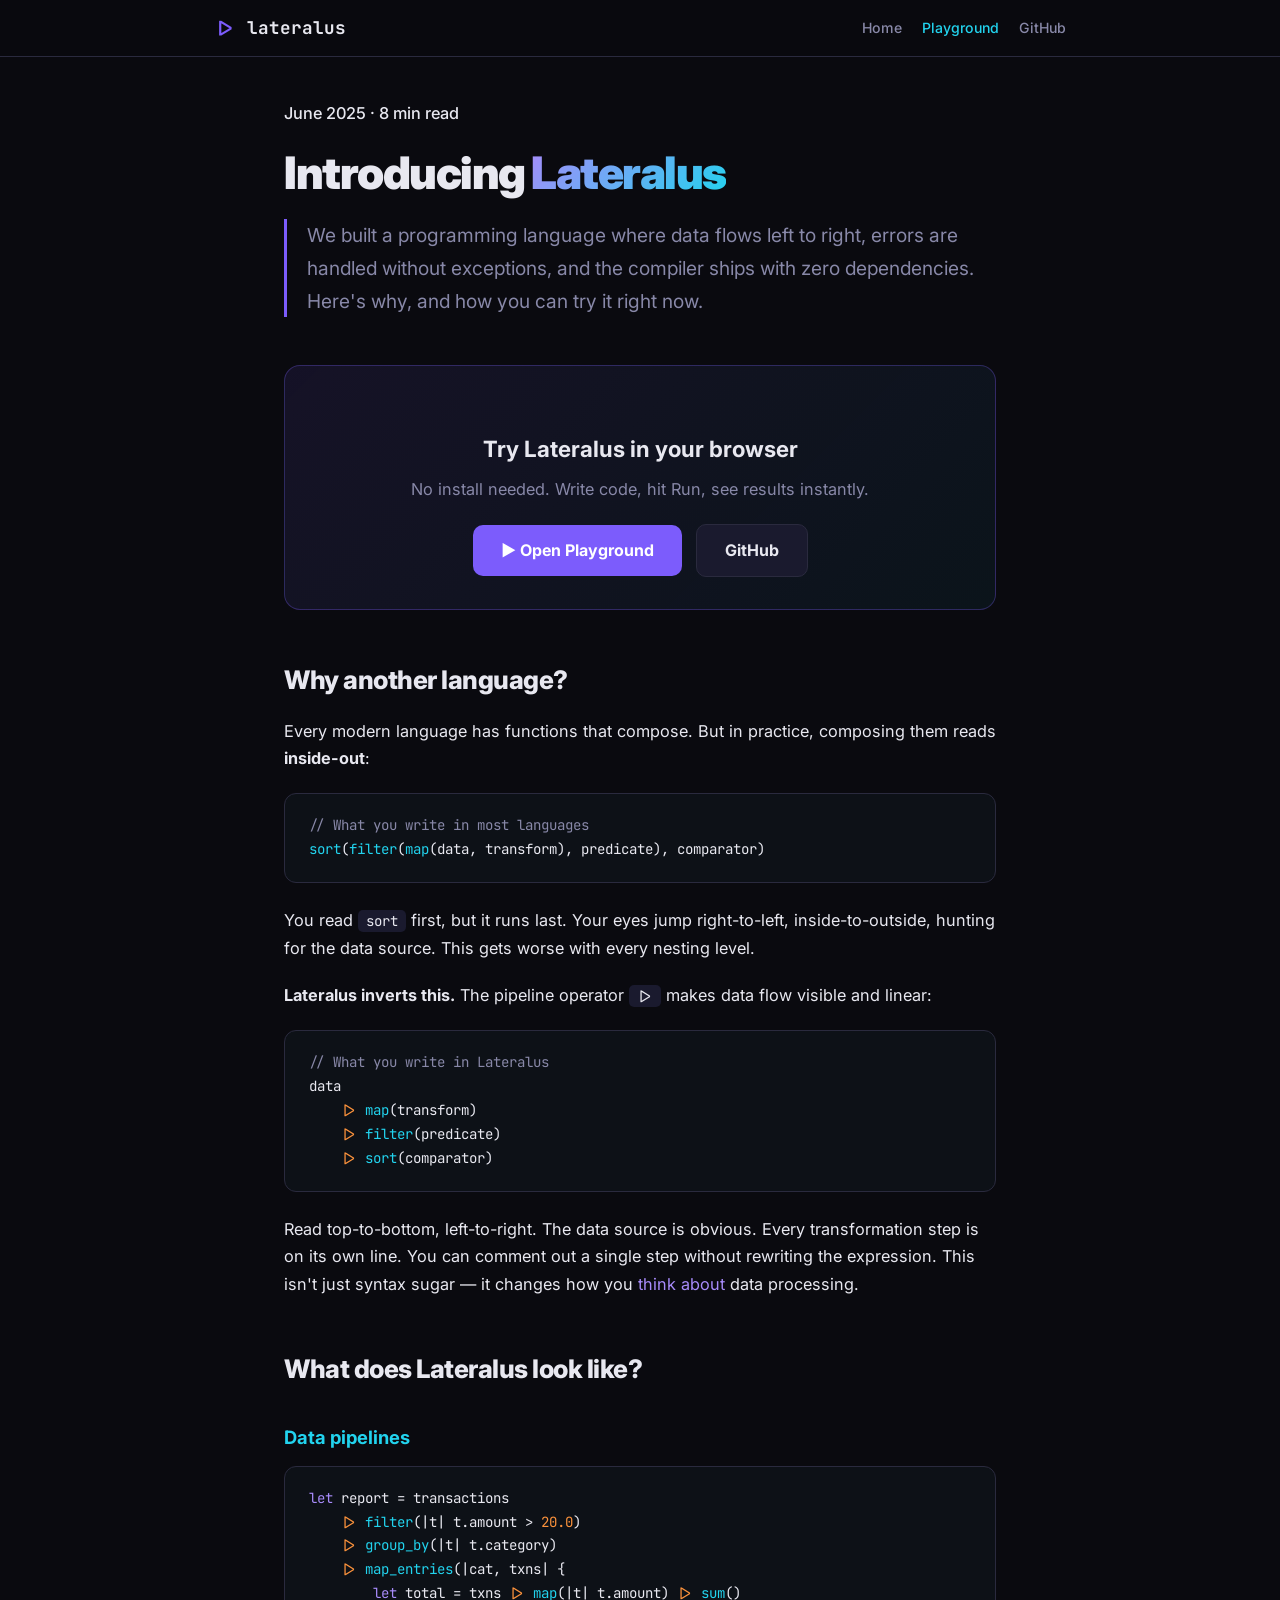
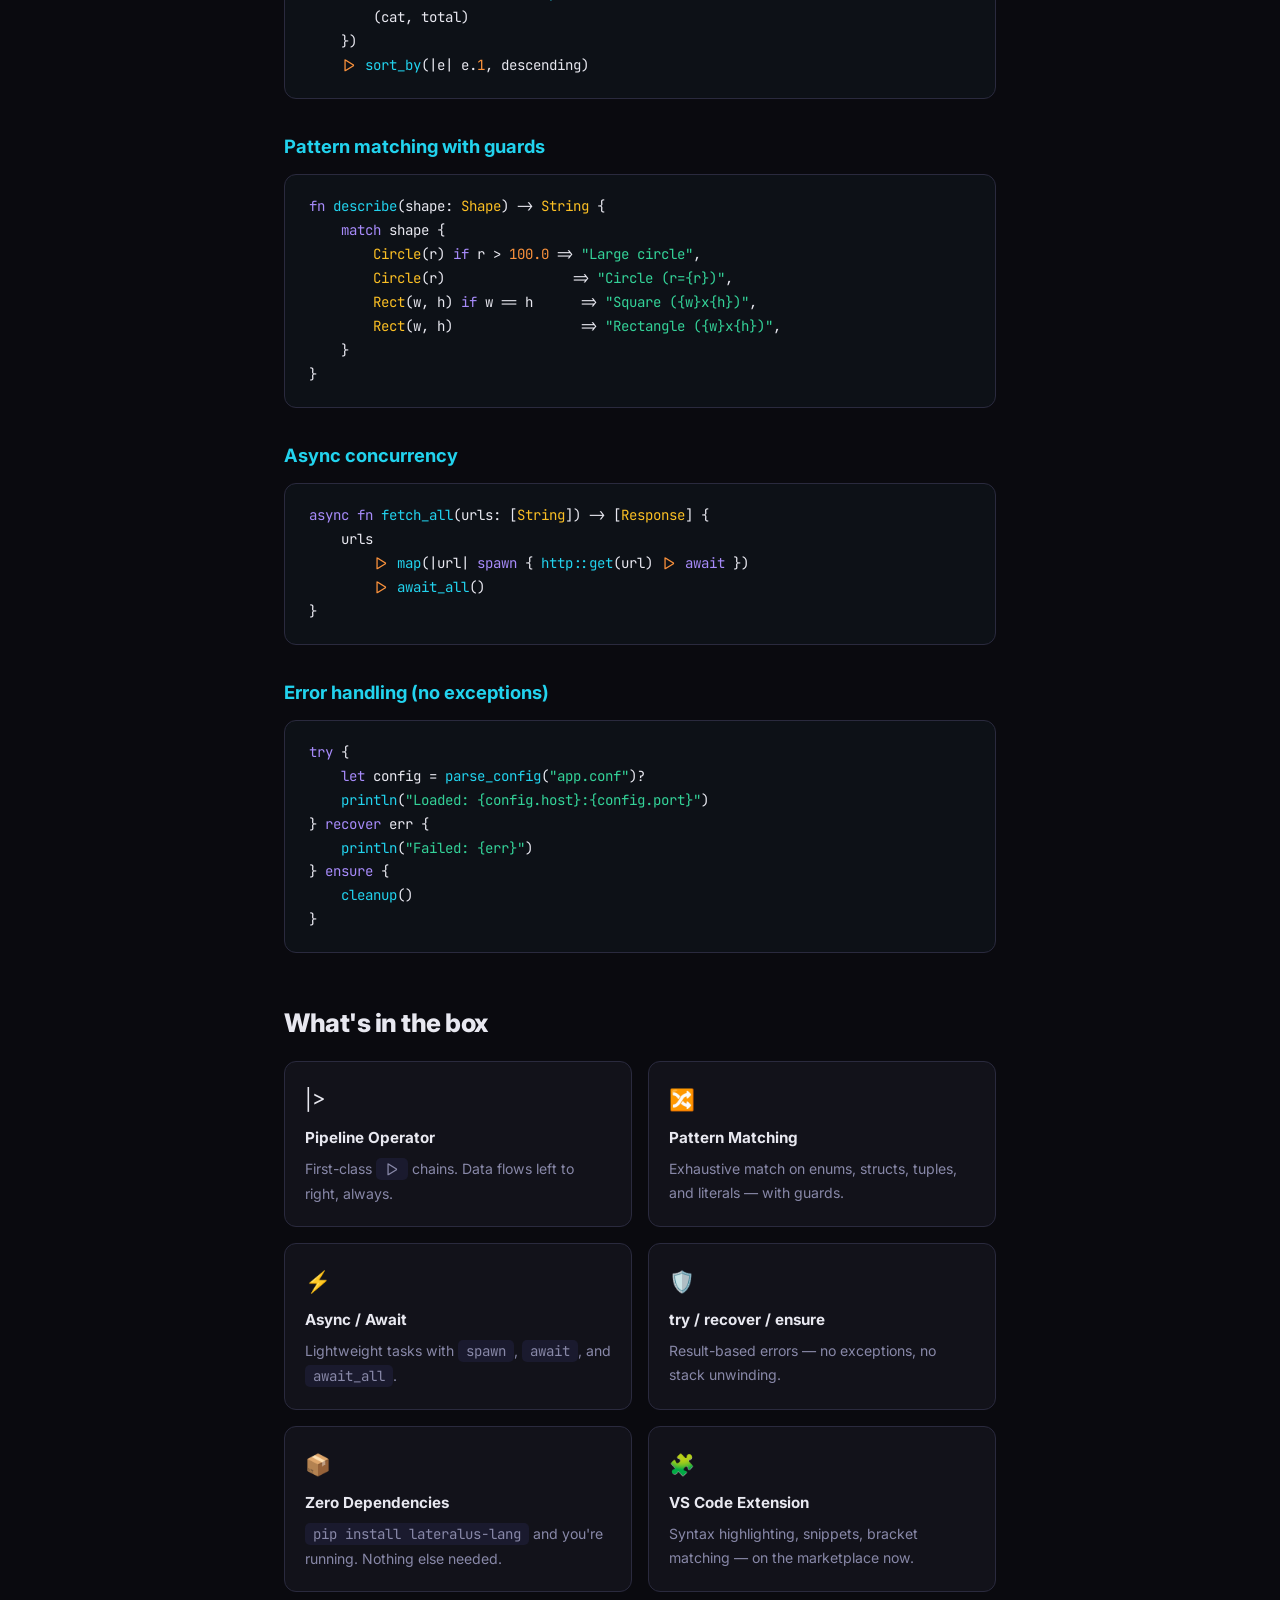
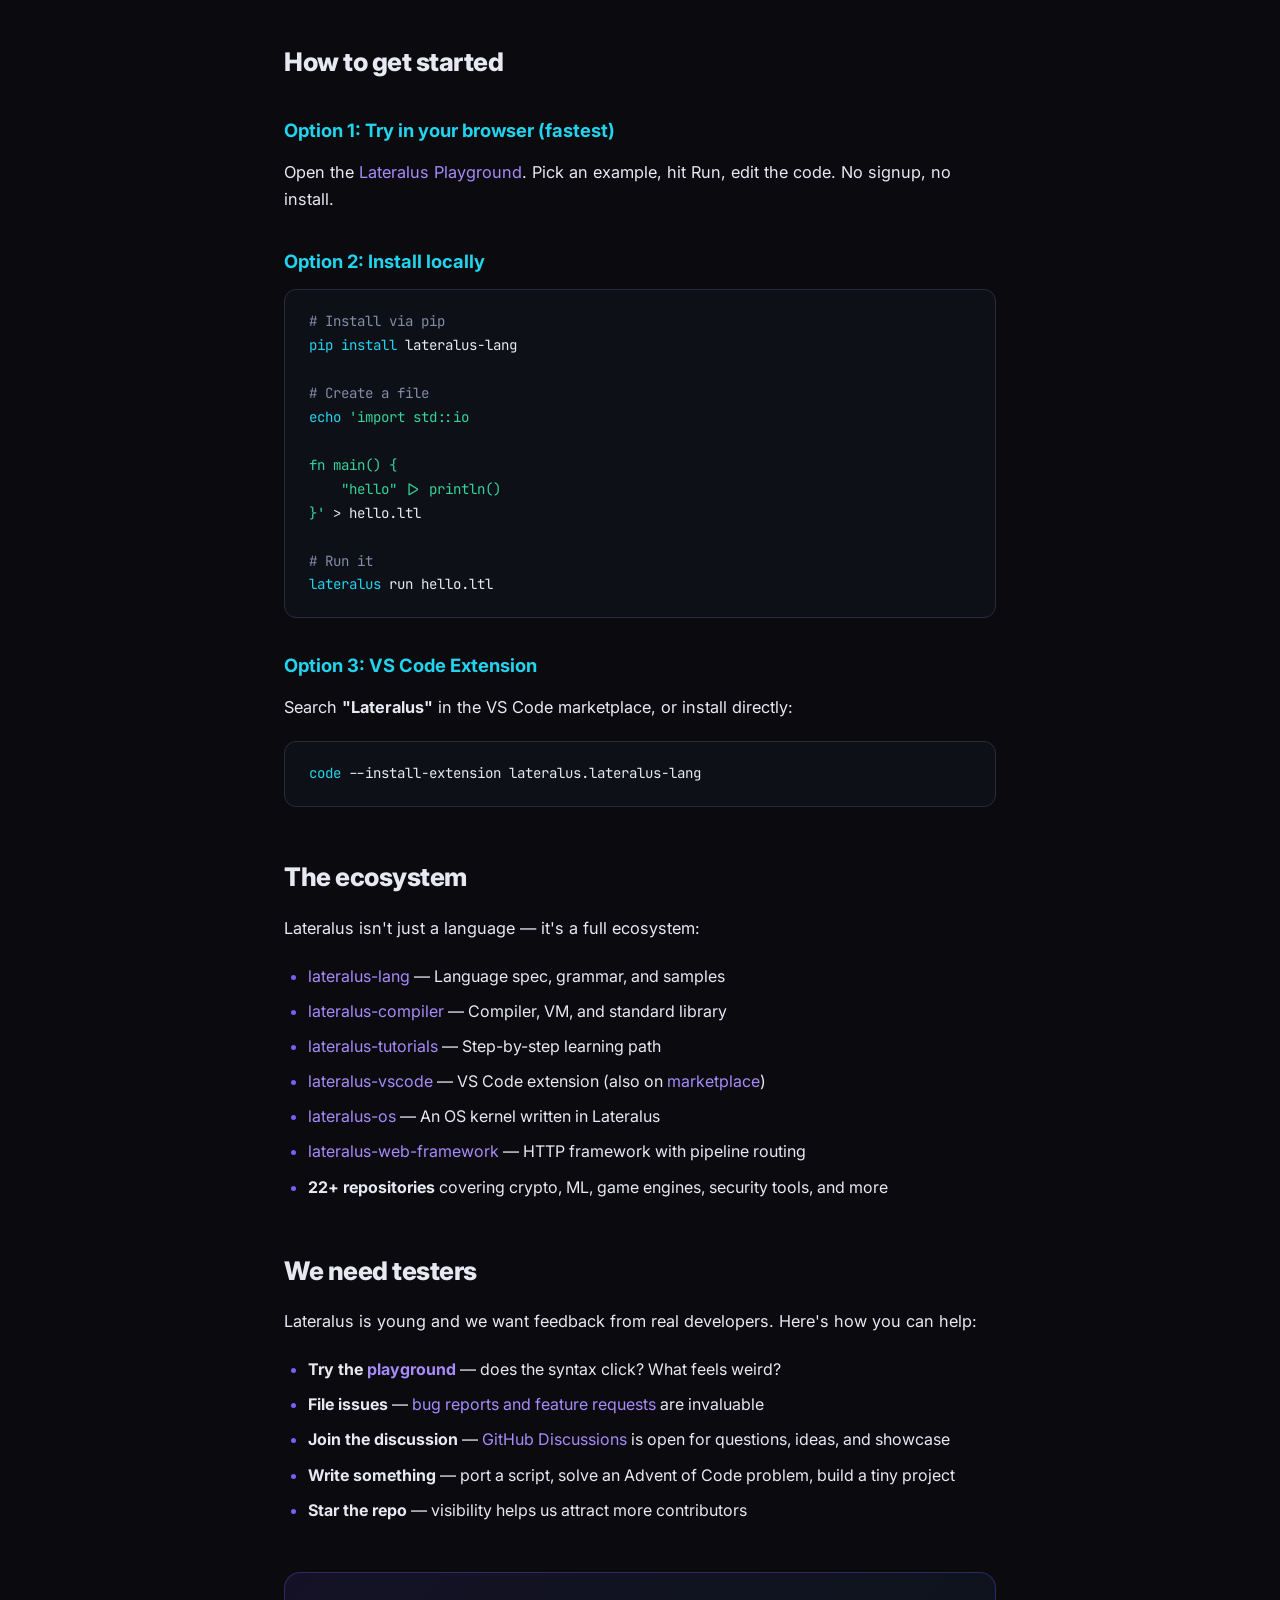
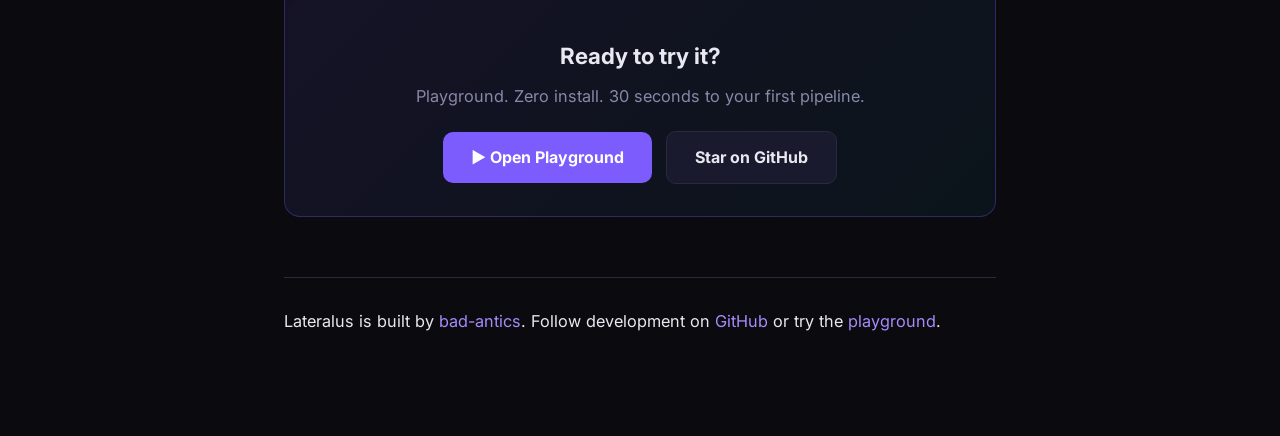
<file: lateralus/blog/index.html>
<!DOCTYPE html>
<html lang="en">
<head>
    <meta charset="UTF-8">
    <meta name="viewport" content="width=device-width, initial-scale=1.0">
    <title>Introducing Lateralus — A Pipeline-Native Programming Language</title>
    <meta name="description" content="Lateralus is a new compiled language with pipeline operators, pattern matching, async/await, and zero dependencies. Here's why we built it and how to try it today.">
    <meta property="og:title" content="Introducing Lateralus — A Pipeline-Native Programming Language">
    <meta property="og:description" content="Pipeline operators. Pattern matching. Async/await. Zero dependencies. Try it in your browser.">
    <meta property="og:type" content="article">
    <meta property="og:url" content="https://bad-antics.github.io/lateralus/blog/">
    <meta name="twitter:card" content="summary_large_image">
    <meta name="twitter:title" content="Introducing Lateralus — A Pipeline-Native Programming Language">
    <meta name="twitter:description" content="Pipeline operators. Pattern matching. Async/await. Zero dependencies. Try it in your browser.">
    <link rel="preconnect" href="https://fonts.googleapis.com">
    <link href="https://fonts.googleapis.com/css2?family=Inter:wght@400;500;600;700;800;900&family=JetBrains+Mono:wght@400;500;600;700&display=swap" rel="stylesheet">
    <style>
        :root {
            --bg: #0a0a0f;
            --bg2: #12121a;
            --bg3: #1a1a2e;
            --bg-code: #0d1117;
            --border: #2a2a3e;
            --text: #e8e8f0;
            --text2: #8888a8;
            --accent: #7c5cfc;
            --accent2: #a78bfa;
            --cyan: #22d3ee;
            --green: #34d399;
            --orange: #fb923c;
            --pink: #f472b6;
            --yellow: #fbbf24;
        }
        * { margin: 0; padding: 0; box-sizing: border-box; }
        html { scroll-behavior: smooth; }
        body { font-family: 'Inter', -apple-system, sans-serif; background: var(--bg); color: var(--text); line-height: 1.7; -webkit-font-smoothing: antialiased; }
        a { color: var(--accent2); text-decoration: none; }
        a:hover { color: var(--cyan); }
        code, pre { font-family: 'JetBrains Mono', monospace; }

        /* ── Top Bar ── */
        .topbar { position: fixed; top: 0; left: 0; right: 0; z-index: 100; background: rgba(10,10,15,0.92); backdrop-filter: blur(12px); border-bottom: 1px solid var(--border); }
        .topbar-inner { max-width: 900px; margin: 0 auto; padding: 0 24px; display: flex; align-items: center; justify-content: space-between; height: 56px; }
        .topbar-logo { font-family: 'JetBrains Mono', monospace; font-weight: 700; font-size: 1.1rem; color: var(--text); }
        .topbar-logo span { color: var(--accent); }
        .topbar-links { display: flex; gap: 20px; align-items: center; }
        .topbar-links a { color: var(--text2); font-size: 0.88rem; font-weight: 500; }
        .topbar-links a:hover { color: var(--text); }

        /* ── Article ── */
        .article { max-width: 760px; margin: 0 auto; padding: 100px 24px 80px; }
        .article-date { color: var(--text2); font-size: 0.85rem; margin-bottom: 12px; font-weight: 500; }
        .article h1 { font-size: 2.8rem; font-weight: 900; line-height: 1.15; margin-bottom: 20px; letter-spacing: -1.5px; }
        .article h1 .gr { background: linear-gradient(135deg, var(--accent2) 0%, var(--cyan) 100%); -webkit-background-clip: text; -webkit-text-fill-color: transparent; }
        .article .lede { font-size: 1.2rem; color: var(--text2); line-height: 1.7; margin-bottom: 40px; border-left: 3px solid var(--accent); padding-left: 20px; }

        .article h2 { font-size: 1.6rem; font-weight: 800; margin: 48px 0 16px; letter-spacing: -0.5px; }
        .article h3 { font-size: 1.15rem; font-weight: 700; margin: 32px 0 12px; color: var(--cyan); }
        .article p { margin-bottom: 20px; color: var(--text); font-size: 1.02rem; }
        .article ul { margin-bottom: 20px; padding-left: 24px; }
        .article li { margin-bottom: 8px; color: var(--text); }
        .article li::marker { color: var(--accent); }
        .article strong { color: var(--text); font-weight: 700; }
        .article em { color: var(--accent2); font-style: normal; }

        /* Code blocks */
        .article pre {
            background: var(--bg-code);
            border: 1px solid var(--border);
            border-radius: 12px;
            padding: 20px 24px;
            overflow-x: auto;
            margin-bottom: 24px;
            font-size: 0.88rem;
            line-height: 1.7;
        }
        .article code {
            background: var(--bg3);
            padding: 2px 8px;
            border-radius: 5px;
            font-size: 0.88rem;
        }
        .article pre code { background: none; padding: 0; }

        /* Syntax colors in pre blocks */
        .kw { color: var(--accent2); }
        .fn { color: var(--cyan); }
        .str { color: var(--green); }
        .cm { color: var(--text2); }
        .op { color: var(--orange); }
        .ty { color: var(--yellow); }
        .num { color: var(--orange); }

        /* CTA */
        .cta-box {
            background: linear-gradient(135deg, rgba(124,92,252,0.1) 0%, rgba(34,211,238,0.05) 100%);
            border: 1px solid rgba(124,92,252,0.3);
            border-radius: 16px;
            padding: 32px;
            text-align: center;
            margin: 48px 0;
        }
        .cta-box h3 { color: var(--text) !important; font-size: 1.4rem; margin-bottom: 8px; }
        .cta-box p { color: var(--text2); margin-bottom: 20px; }
        .btn { display: inline-flex; align-items: center; gap: 8px; padding: 12px 28px; border-radius: 10px; font-weight: 700; font-size: 1rem; transition: all 0.2s; }
        .btn-primary { background: var(--accent); color: #fff; }
        .btn-primary:hover { background: var(--accent2); color: #fff; transform: translateY(-1px); }
        .btn-secondary { background: var(--bg3); color: var(--text); border: 1px solid var(--border); margin-left: 10px; }
        .btn-secondary:hover { border-color: var(--accent); }

        /* Feature cards */
        .features-row { display: grid; grid-template-columns: 1fr 1fr; gap: 16px; margin-bottom: 32px; }
        .feature-card {
            background: var(--bg2);
            border: 1px solid var(--border);
            border-radius: 12px;
            padding: 20px;
        }
        .feature-card h4 { font-size: 0.95rem; font-weight: 700; margin-bottom: 6px; }
        .feature-card p { font-size: 0.88rem; color: var(--text2); margin-bottom: 0; }
        .feature-card .icon { font-size: 1.3rem; margin-bottom: 8px; }

        /* Footer */
        .post-footer { border-top: 1px solid var(--border); margin-top: 60px; padding-top: 30px; color: var(--text2); font-size: 0.88rem; }
        .post-footer a { color: var(--accent2); }

        @media (max-width: 640px) {
            .article h1 { font-size: 2rem; }
            .features-row { grid-template-columns: 1fr; }
        }
    </style>
</head>
<body>

<div class="topbar">
    <div class="topbar-inner">
        <a href="/lateralus/" class="topbar-logo"><span>|&gt;</span> lateralus</a>
        <div class="topbar-links">
            <a href="/lateralus/">Home</a>
            <a href="/lateralus/playground/" style="color:var(--cyan)">Playground</a>
            <a href="https://github.com/bad-antics/lateralus-lang">GitHub</a>
        </div>
    </div>
</div>

<article class="article">
    <p class="article-date">June 2025 · 8 min read</p>
    <h1>Introducing <span class="gr">Lateralus</span></h1>
    <p class="lede">
        We built a programming language where data flows left to right, errors are handled without exceptions, and the compiler ships with zero dependencies. Here's why, and how you can try it right now.
    </p>

    <!-- ── CTA #1 ── -->
    <div class="cta-box">
        <h3>Try Lateralus in your browser</h3>
        <p>No install needed. Write code, hit Run, see results instantly.</p>
        <a href="/lateralus/playground/" class="btn btn-primary">▶ Open Playground</a>
        <a href="https://github.com/bad-antics/lateralus-lang" class="btn btn-secondary">GitHub</a>
    </div>

    <h2>Why another language?</h2>
    <p>
        Every modern language has functions that compose. But in practice, composing them reads <strong>inside-out</strong>:
    </p>
    <pre><code><span class="cm">// What you write in most languages</span>
<span class="fn">sort</span>(<span class="fn">filter</span>(<span class="fn">map</span>(data, transform), predicate), comparator)</code></pre>
    <p>
        You read <code>sort</code> first, but it runs last. Your eyes jump right-to-left, inside-to-outside, hunting for the data source. This gets worse with every nesting level.
    </p>
    <p>
        <strong>Lateralus inverts this.</strong> The pipeline operator <code>|></code> makes data flow visible and linear:
    </p>
    <pre><code><span class="cm">// What you write in Lateralus</span>
data
    <span class="op">|></span> <span class="fn">map</span>(transform)
    <span class="op">|></span> <span class="fn">filter</span>(predicate)
    <span class="op">|></span> <span class="fn">sort</span>(comparator)</code></pre>
    <p>
        Read top-to-bottom, left-to-right. The data source is obvious. Every transformation step is on its own line. You can comment out a single step without rewriting the expression. This isn't just syntax sugar — it changes how you <em>think about</em> data processing.
    </p>

    <h2>What does Lateralus look like?</h2>

    <h3>Data pipelines</h3>
    <pre><code><span class="kw">let</span> report = transactions
    <span class="op">|></span> <span class="fn">filter</span>(|t| t.amount > <span class="num">20.0</span>)
    <span class="op">|></span> <span class="fn">group_by</span>(|t| t.category)
    <span class="op">|></span> <span class="fn">map_entries</span>(|cat, txns| {
        <span class="kw">let</span> total = txns <span class="op">|></span> <span class="fn">map</span>(|t| t.amount) <span class="op">|></span> <span class="fn">sum</span>()
        (cat, total)
    })
    <span class="op">|></span> <span class="fn">sort_by</span>(|e| e.<span class="num">1</span>, descending)</code></pre>

    <h3>Pattern matching with guards</h3>
    <pre><code><span class="kw">fn</span> <span class="fn">describe</span>(shape: <span class="ty">Shape</span>) -> <span class="ty">String</span> {
    <span class="kw">match</span> shape {
        <span class="ty">Circle</span>(r) <span class="kw">if</span> r > <span class="num">100.0</span> => <span class="str">"Large circle"</span>,
        <span class="ty">Circle</span>(r)                => <span class="str">"Circle (r={r})"</span>,
        <span class="ty">Rect</span>(w, h) <span class="kw">if</span> w == h      => <span class="str">"Square ({w}x{h})"</span>,
        <span class="ty">Rect</span>(w, h)                => <span class="str">"Rectangle ({w}x{h})"</span>,
    }
}</code></pre>

    <h3>Async concurrency</h3>
    <pre><code><span class="kw">async fn</span> <span class="fn">fetch_all</span>(urls: [<span class="ty">String</span>]) -> [<span class="ty">Response</span>] {
    urls
        <span class="op">|></span> <span class="fn">map</span>(|url| <span class="kw">spawn</span> { <span class="fn">http::get</span>(url) <span class="op">|></span> <span class="kw">await</span> })
        <span class="op">|></span> <span class="fn">await_all</span>()
}</code></pre>

    <h3>Error handling (no exceptions)</h3>
    <pre><code><span class="kw">try</span> {
    <span class="kw">let</span> config = <span class="fn">parse_config</span>(<span class="str">"app.conf"</span>)?
    <span class="fn">println</span>(<span class="str">"Loaded: {config.host}:{config.port}"</span>)
} <span class="kw">recover</span> err {
    <span class="fn">println</span>(<span class="str">"Failed: {err}"</span>)
} <span class="kw">ensure</span> {
    <span class="fn">cleanup</span>()
}</code></pre>

    <h2>What's in the box</h2>

    <div class="features-row">
        <div class="feature-card">
            <div class="icon">|&gt;</div>
            <h4>Pipeline Operator</h4>
            <p>First-class <code>|></code> chains. Data flows left to right, always.</p>
        </div>
        <div class="feature-card">
            <div class="icon">🔀</div>
            <h4>Pattern Matching</h4>
            <p>Exhaustive match on enums, structs, tuples, and literals — with guards.</p>
        </div>
        <div class="feature-card">
            <div class="icon">⚡</div>
            <h4>Async / Await</h4>
            <p>Lightweight tasks with <code>spawn</code>, <code>await</code>, and <code>await_all</code>.</p>
        </div>
        <div class="feature-card">
            <div class="icon">🛡️</div>
            <h4>try / recover / ensure</h4>
            <p>Result-based errors — no exceptions, no stack unwinding.</p>
        </div>
        <div class="feature-card">
            <div class="icon">📦</div>
            <h4>Zero Dependencies</h4>
            <p><code>pip install lateralus-lang</code> and you're running. Nothing else needed.</p>
        </div>
        <div class="feature-card">
            <div class="icon">🧩</div>
            <h4>VS Code Extension</h4>
            <p>Syntax highlighting, snippets, bracket matching — on the marketplace now.</p>
        </div>
    </div>

    <h2>How to get started</h2>

    <h3>Option 1: Try in your browser (fastest)</h3>
    <p>
        Open the <a href="/lateralus/playground/">Lateralus Playground</a>. Pick an example, hit Run, edit the code. No signup, no install.
    </p>

    <h3>Option 2: Install locally</h3>
    <pre><code><span class="cm"># Install via pip</span>
<span class="fn">pip install</span> lateralus-lang

<span class="cm"># Create a file</span>
<span class="fn">echo</span> <span class="str">'import std::io

fn main() {
    "hello" |> println()
}'</span> > hello.ltl

<span class="cm"># Run it</span>
<span class="fn">lateralus</span> run hello.ltl</code></pre>

    <h3>Option 3: VS Code Extension</h3>
    <p>
        Search <strong>"Lateralus"</strong> in the VS Code marketplace, or install directly:
    </p>
    <pre><code><span class="fn">code</span> --install-extension lateralus.lateralus-lang</code></pre>

    <h2>The ecosystem</h2>
    <p>Lateralus isn't just a language — it's a full ecosystem:</p>
    <ul>
        <li><a href="https://github.com/bad-antics/lateralus-lang">lateralus-lang</a> — Language spec, grammar, and samples</li>
        <li><a href="https://github.com/bad-antics/lateralus-compiler">lateralus-compiler</a> — Compiler, VM, and standard library</li>
        <li><a href="https://github.com/bad-antics/lateralus-tutorials">lateralus-tutorials</a> — Step-by-step learning path</li>
        <li><a href="https://github.com/bad-antics/lateralus-vscode">lateralus-vscode</a> — VS Code extension (also on <a href="https://marketplace.visualstudio.com/items?itemName=lateralus.lateralus-lang">marketplace</a>)</li>
        <li><a href="https://github.com/bad-antics/lateralus-os">lateralus-os</a> — An OS kernel written in Lateralus</li>
        <li><a href="https://github.com/bad-antics/lateralus-web-framework">lateralus-web-framework</a> — HTTP framework with pipeline routing</li>
        <li><strong>22+ repositories</strong> covering crypto, ML, game engines, security tools, and more</li>
    </ul>

    <h2>We need testers</h2>
    <p>
        Lateralus is young and we want feedback from real developers. Here's how you can help:
    </p>
    <ul>
        <li><strong>Try the <a href="/lateralus/playground/">playground</a></strong> — does the syntax click? What feels weird?</li>
        <li><strong>File issues</strong> — <a href="https://github.com/bad-antics/lateralus-lang/issues">bug reports and feature requests</a> are invaluable</li>
        <li><strong>Join the discussion</strong> — <a href="https://github.com/bad-antics/lateralus-lang/discussions">GitHub Discussions</a> is open for questions, ideas, and showcase</li>
        <li><strong>Write something</strong> — port a script, solve an Advent of Code problem, build a tiny project</li>
        <li><strong>Star the repo</strong> — visibility helps us attract more contributors</li>
    </ul>

    <!-- ── CTA #2 ── -->
    <div class="cta-box">
        <h3>Ready to try it?</h3>
        <p>Playground. Zero install. 30 seconds to your first pipeline.</p>
        <a href="/lateralus/playground/" class="btn btn-primary">▶ Open Playground</a>
        <a href="https://github.com/bad-antics/lateralus-lang" class="btn btn-secondary">Star on GitHub</a>
    </div>

    <div class="post-footer">
        <p>
            Lateralus is built by <a href="https://github.com/bad-antics">bad-antics</a>.
            Follow development on <a href="https://github.com/bad-antics/lateralus-lang">GitHub</a>
            or try the <a href="/lateralus/playground/">playground</a>.
        </p>
    </div>
</article>

</body>
</html>
</file>
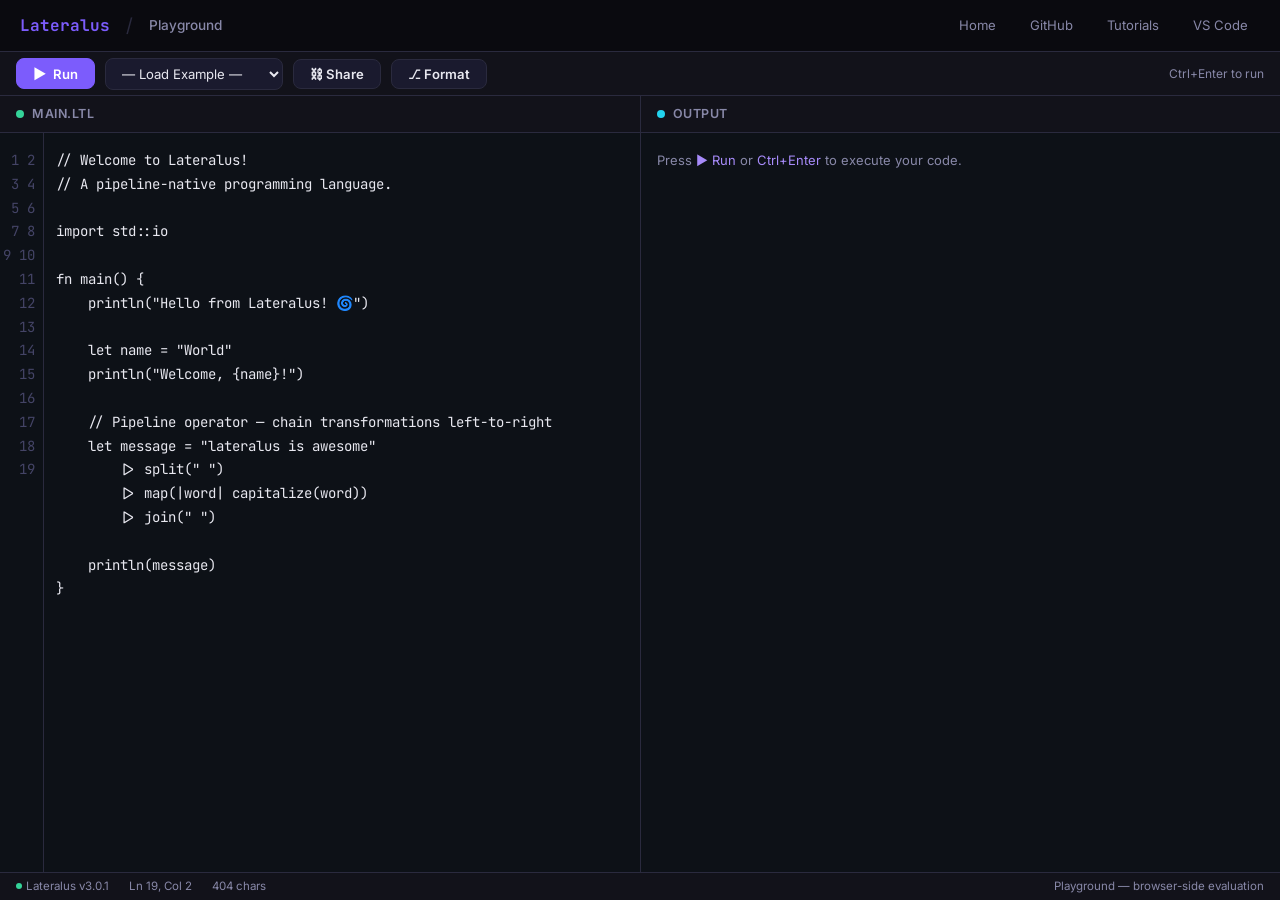
<file: lateralus/playground/index.html>
<!DOCTYPE html>
<html lang="en">
<head>
    <meta charset="UTF-8">
    <meta name="viewport" content="width=device-width, initial-scale=1.0">
    <title>Lateralus Playground — Try It Online</title>
    <meta name="description" content="Try the Lateralus programming language in your browser. Pipeline operators, pattern matching, async/await — no install required.">
    <meta property="og:title" content="Lateralus Playground">
    <meta property="og:description" content="Try Lateralus in your browser — pipeline-native programming with zero setup.">
    <meta property="og:type" content="website">
    <meta property="og:url" content="https://bad-antics.github.io/lateralus/playground/">
    <link rel="preconnect" href="https://fonts.googleapis.com">
    <link href="https://fonts.googleapis.com/css2?family=Inter:wght@400;500;600;700;800&family=JetBrains+Mono:wght@400;500;600;700&display=swap" rel="stylesheet">
    <style>
        :root {
            --bg: #0a0a0f;
            --bg2: #12121a;
            --bg3: #1a1a2e;
            --bg-code: #0d1117;
            --border: #2a2a3e;
            --text: #e8e8f0;
            --text2: #8888a8;
            --accent: #7c5cfc;
            --accent2: #a78bfa;
            --cyan: #22d3ee;
            --green: #34d399;
            --orange: #fb923c;
            --pink: #f472b6;
            --yellow: #fbbf24;
            --red: #f87171;
            --blue: #60a5fa;
        }
        * { margin: 0; padding: 0; box-sizing: border-box; }
        body {
            font-family: 'Inter', -apple-system, sans-serif;
            background: var(--bg);
            color: var(--text);
            line-height: 1.6;
            -webkit-font-smoothing: antialiased;
            height: 100vh;
            display: flex;
            flex-direction: column;
            overflow: hidden;
        }
        code, pre, textarea { font-family: 'JetBrains Mono', monospace; }

        /* ── Top Bar ── */
        .topbar {
            background: rgba(10,10,15,0.95);
            border-bottom: 1px solid var(--border);
            height: 52px;
            display: flex;
            align-items: center;
            padding: 0 20px;
            gap: 16px;
            flex-shrink: 0;
        }
        .topbar-logo {
            font-family: 'JetBrains Mono', monospace;
            font-weight: 700;
            font-size: 1rem;
            color: var(--text);
            text-decoration: none;
        }
        .topbar-logo span { color: var(--accent); }
        .topbar-sep { color: var(--border); font-size: 1.2rem; }
        .topbar-title { color: var(--text2); font-size: 0.85rem; font-weight: 500; }

        .topbar-actions {
            margin-left: auto;
            display: flex;
            gap: 10px;
            align-items: center;
        }
        .topbar-actions a {
            color: var(--text2);
            font-size: 0.82rem;
            text-decoration: none;
            padding: 6px 12px;
            border-radius: 6px;
            transition: all 0.15s;
        }
        .topbar-actions a:hover { color: var(--text); background: var(--bg3); }

        /* ── Toolbar ── */
        .toolbar {
            background: var(--bg2);
            border-bottom: 1px solid var(--border);
            height: 44px;
            display: flex;
            align-items: center;
            padding: 0 16px;
            gap: 10px;
            flex-shrink: 0;
        }
        .btn {
            display: inline-flex;
            align-items: center;
            gap: 6px;
            padding: 6px 16px;
            border: 1px solid var(--border);
            border-radius: 8px;
            background: var(--bg3);
            color: var(--text);
            font-size: 0.82rem;
            font-weight: 600;
            font-family: 'Inter', sans-serif;
            cursor: pointer;
            transition: all 0.15s;
        }
        .btn:hover { border-color: var(--accent); background: rgba(124,92,252,0.1); }
        .btn-run {
            background: var(--accent);
            border-color: var(--accent);
            color: #fff;
        }
        .btn-run:hover { background: #6a4ae0; border-color: #6a4ae0; }
        .btn-run .icon { font-size: 0.9rem; }

        .example-select {
            padding: 6px 12px;
            background: var(--bg3);
            border: 1px solid var(--border);
            border-radius: 8px;
            color: var(--text);
            font-size: 0.82rem;
            font-family: 'Inter', sans-serif;
            cursor: pointer;
            outline: none;
        }
        .example-select:hover { border-color: var(--accent); }
        .example-select option { background: var(--bg2); }

        .toolbar-sep { flex: 1; }
        .toolbar-info { color: var(--text2); font-size: 0.75rem; }

        /* ── Main Layout ── */
        .main {
            flex: 1;
            display: flex;
            min-height: 0;
        }

        /* ── Editor Panel ── */
        .editor-panel {
            flex: 1;
            display: flex;
            flex-direction: column;
            border-right: 1px solid var(--border);
            min-width: 0;
        }
        .panel-header {
            background: var(--bg2);
            border-bottom: 1px solid var(--border);
            padding: 8px 16px;
            font-size: 0.78rem;
            font-weight: 600;
            color: var(--text2);
            text-transform: uppercase;
            letter-spacing: 0.5px;
            display: flex;
            align-items: center;
            gap: 8px;
            flex-shrink: 0;
        }
        .panel-header .dot { width: 8px; height: 8px; border-radius: 50%; }
        .dot-green { background: var(--green); }
        .dot-cyan { background: var(--cyan); }
        .dot-orange { background: var(--orange); }

        .editor-wrap {
            flex: 1;
            position: relative;
            overflow: hidden;
        }
        #editor {
            width: 100%;
            height: 100%;
            background: var(--bg-code);
            color: var(--text);
            border: none;
            outline: none;
            resize: none;
            padding: 16px 16px 16px 56px;
            font-size: 14px;
            line-height: 1.7;
            tab-size: 4;
            -moz-tab-size: 4;
            white-space: pre;
            overflow: auto;
        }
        .line-numbers {
            position: absolute;
            left: 0;
            top: 0;
            width: 44px;
            height: 100%;
            background: var(--bg-code);
            border-right: 1px solid var(--border);
            padding: 16px 8px 16px 0;
            text-align: right;
            font-family: 'JetBrains Mono', monospace;
            font-size: 14px;
            line-height: 1.7;
            color: #444466;
            overflow: hidden;
            user-select: none;
            pointer-events: none;
        }

        /* ── Output Panel ── */
        .output-panel {
            flex: 1;
            display: flex;
            flex-direction: column;
            min-width: 0;
        }
        #output {
            flex: 1;
            background: var(--bg-code);
            color: var(--green);
            padding: 16px;
            font-size: 13px;
            line-height: 1.7;
            overflow: auto;
            white-space: pre-wrap;
            word-break: break-word;
        }
        #output .error { color: var(--red); }
        #output .info { color: var(--text2); }
        #output .warn { color: var(--yellow); }
        #output .accent { color: var(--accent2); }
        #output .cyan { color: var(--cyan); }
        #output .sep { color: var(--border); }

        /* ── Status Bar ── */
        .statusbar {
            background: var(--bg2);
            border-top: 1px solid var(--border);
            height: 28px;
            display: flex;
            align-items: center;
            padding: 0 16px;
            font-size: 0.72rem;
            color: var(--text2);
            gap: 20px;
            flex-shrink: 0;
        }
        .statusbar-item { display: flex; align-items: center; gap: 4px; }
        .status-dot { width: 6px; height: 6px; border-radius: 50%; background: var(--green); }

        /* ── Share Modal ── */
        .modal-overlay {
            display: none;
            position: fixed;
            inset: 0;
            background: rgba(0,0,0,0.6);
            z-index: 200;
            align-items: center;
            justify-content: center;
        }
        .modal-overlay.active { display: flex; }
        .modal {
            background: var(--bg2);
            border: 1px solid var(--border);
            border-radius: 12px;
            padding: 24px;
            max-width: 520px;
            width: 90%;
        }
        .modal h3 { margin-bottom: 12px; font-size: 1rem; }
        .modal input {
            width: 100%;
            padding: 10px 14px;
            background: var(--bg-code);
            border: 1px solid var(--border);
            border-radius: 8px;
            color: var(--text);
            font-family: 'JetBrains Mono', monospace;
            font-size: 0.82rem;
            margin-bottom: 12px;
        }
        .modal .btn { margin-right: 8px; }

        /* ── Responsive ── */
        @media (max-width: 768px) {
            .main { flex-direction: column; }
            .editor-panel { border-right: none; border-bottom: 1px solid var(--border); height: 50%; }
            .output-panel { height: 50%; }
            .topbar-actions a:not(:last-child) { display: none; }
        }
    </style>
</head>
<body>

<!-- Top Bar -->
<div class="topbar">
    <a href="/lateralus/" class="topbar-logo"><span>Lateralus</span></a>
    <span class="topbar-sep">/</span>
    <span class="topbar-title">Playground</span>
    <div class="topbar-actions">
        <a href="/lateralus/">Home</a>
        <a href="https://github.com/bad-antics/lateralus-lang" target="_blank">GitHub</a>
        <a href="https://github.com/bad-antics/lateralus-tutorials" target="_blank">Tutorials</a>
        <a href="https://marketplace.visualstudio.com/items?itemName=lateralus.lateralus-lang" target="_blank">VS Code</a>
    </div>
</div>

<!-- Toolbar -->
<div class="toolbar">
    <button class="btn btn-run" onclick="runCode()" title="Run (Ctrl+Enter)">
        <span class="icon">▶</span> Run
    </button>
    <select class="example-select" id="exampleSelect" onchange="loadExample(this.value)">
        <option value="">— Load Example —</option>
        <option value="hello">Hello World</option>
        <option value="pipeline">Pipeline Operator</option>
        <option value="pattern">Pattern Matching</option>
        <option value="async">Async / Concurrency</option>
        <option value="struct">Structs & Impl</option>
        <option value="functional">Functional Pipelines</option>
        <option value="error">Error Handling</option>
        <option value="webserver">Web Server</option>
        <option value="generics">Generics</option>
        <option value="closures">Closures & Lambdas</option>
        <option value="modules">Modules & Imports</option>
        <option value="iterators">Iterators</option>
        <option value="cli">CLI Tool</option>
        <option value="gameloop">Game Loop</option>
    </select>
    <button class="btn" onclick="shareCode()">⛓ Share</button>
    <button class="btn" onclick="formatCode()">⎇ Format</button>
    <span class="toolbar-sep"></span>
    <span class="toolbar-info">Ctrl+Enter to run</span>
</div>

<!-- Main Editor + Output -->
<div class="main">
    <div class="editor-panel">
        <div class="panel-header">
            <span class="dot dot-green"></span>
            main.ltl
        </div>
        <div class="editor-wrap">
            <div class="line-numbers" id="lineNumbers"></div>
            <textarea id="editor" spellcheck="false" autocomplete="off" autocorrect="off" autocapitalize="off"></textarea>
        </div>
    </div>
    <div class="output-panel">
        <div class="panel-header">
            <span class="dot dot-cyan"></span>
            Output
        </div>
        <div id="output"><span class="info">Press <span class="accent">▶ Run</span> or <span class="accent">Ctrl+Enter</span> to execute your code.</span></div>
    </div>
</div>

<!-- Status Bar -->
<div class="statusbar">
    <div class="statusbar-item"><span class="status-dot"></span> Lateralus v3.0.1</div>
    <div class="statusbar-item" id="statusLines">Ln 1, Col 1</div>
    <div class="statusbar-item" id="statusChars">0 chars</div>
    <div class="statusbar-item" style="margin-left: auto;">Playground — browser-side evaluation</div>
</div>

<!-- Share Modal -->
<div class="modal-overlay" id="shareModal">
    <div class="modal">
        <h3>🔗 Share this code</h3>
        <input type="text" id="shareUrl" readonly onclick="this.select()">
        <button class="btn" onclick="copyShare()">Copy URL</button>
        <button class="btn" onclick="document.getElementById('shareModal').classList.remove('active')">Close</button>
    </div>
</div>

<script>
// ── Example Programs ─────────────────────────────────────────

const EXAMPLES = {
hello: `// Welcome to Lateralus!
// A pipeline-native programming language.

import std::io

fn main() {
    println("Hello from Lateralus! 🌀")

    let name = "World"
    println("Welcome, {name}!")

    // Pipeline operator — chain transformations left-to-right
    let message = "lateralus is awesome"
        |> split(" ")
        |> map(|word| capitalize(word))
        |> join(" ")

    println(message)
}`,

pipeline: `// Pipeline Operator — Lateralus's signature feature
// Chain functions left-to-right with |>

import std::io
import std::collections

struct Transaction {
    category: String,
    amount: Float,
    description: String,
}

fn main() {
    let transactions = [
        Transaction { category: "food",   amount: 42.50, description: "Groceries" },
        Transaction { category: "tech",   amount: 199.99, description: "Keyboard" },
        Transaction { category: "food",   amount: 18.75, description: "Lunch" },
        Transaction { category: "tech",   amount: 29.99, description: "USB Hub" },
        Transaction { category: "books",  amount: 14.99, description: "Rust Book" },
        Transaction { category: "food",   amount: 55.00, description: "Dinner" },
        Transaction { category: "tech",   amount: 549.00, description: "Monitor" },
    ]

    // Pipeline: filter -> group -> summarize -> sort -> display
    let report = transactions
        |> filter(|t| t.amount > 20.0)
        |> group_by(|t| t.category)
        |> map_entries(|cat, txns| {
            let total = txns |> map(|t| t.amount) |> sum()
            let count = txns |> len()
            (cat, total, count)
        })
        |> sort_by(|entry| entry.1, descending)

    println("=== Spending Report (> $20) ===")
    for (category, total, count) in report {
        println("  {category}: \${total:.2} ({count} transactions)")
    }

    // Quick stats pipeline
    let avg = transactions
        |> map(|t| t.amount)
        |> average()

    println("\\nAverage transaction: \${avg:.2}")
}`,

pattern: `// Pattern Matching — exhaustive and expressive

import std::io
import std::math

enum Shape {
    Circle(Float),
    Rect(Float, Float),
    Triangle(Float, Float),
    Polygon(Vec<(Float, Float)>),
}

fn area(shape: Shape) -> Float {
    match shape {
        Circle(r)       => math::pi * r * r,
        Rect(w, h)      => w * h,
        Triangle(b, h)  => 0.5 * b * h,
        Polygon(points) => polygon_area(points),
    }
}

fn describe(shape: Shape) -> String {
    match shape {
        Circle(r) if r > 100.0  => "Large circle (r={r})",
        Circle(r)               => "Circle (r={r})",
        Rect(w, h) if w == h    => "Square ({w}x{h})",
        Rect(w, h)              => "Rectangle ({w}x{h})",
        Triangle(b, h)          => "Triangle (base={b}, h={h})",
        Polygon(pts)            => "Polygon ({pts |> len()} sides)",
    }
}

fn polygon_area(points: Vec<(Float, Float)>) -> Float {
    // Shoelace formula via pipeline
    let n = points |> len()
    (0..n)
        |> map(|i| {
            let (x1, y1) = points[i]
            let (x2, y2) = points[(i + 1) % n]
            x1 * y2 - x2 * y1
        })
        |> sum()
        |> abs()
        |> div(2.0)
}

fn main() {
    let shapes = [
        Circle(5.0),
        Rect(10.0, 10.0),
        Rect(3.0, 7.0),
        Triangle(8.0, 4.0),
        Circle(150.0),
    ]

    for shape in shapes {
        let desc = describe(shape)
        let a = area(shape)
        println("{desc} => area = {a:.2}")
    }
}`,

async: `// Async / Concurrency — lightweight tasks with spawn

import std::io
import std::net::http
import std::time

async fn fetch_data(url: String) -> Result<String, Error> {
    println("  Fetching {url}...")
    let resp = http::get(url) |> await?
    println("  Got {resp.status} from {url} ({resp.body |> len()} bytes)")
    Ok(resp.body)
}

async fn process_batch(urls: [String]) -> [Result<String, Error>] {
    // Spawn all requests concurrently
    let tasks = urls
        |> map(|url| spawn { fetch_data(url) |> await })

    // Await all results
    let results = tasks |> await_all()

    let successes = results |> filter(|r| r.is_ok()) |> len()
    println("\\nCompleted: {successes}/{results |> len()} succeeded")

    results
}

fn main() {
    let urls = [
        "https://api.github.com/repos/bad-antics/lateralus-lang",
        "https://httpbin.org/get",
        "https://httpbin.org/delay/1",
        "https://jsonplaceholder.typicode.com/posts/1",
    ]

    println("=== Concurrent HTTP Fetcher ===\\n")

    let start = time::now()
    let results = process_batch(urls) |> await
    let elapsed = time::since(start)

    println("\\nTotal time: {elapsed.as_millis()}ms")
    println("(Sequential would be ~4x slower)")
}`,

struct: `// Structs, Impl Blocks & Traits

import std::io

struct Vec2 {
    x: Float,
    y: Float,
}

impl Vec2 {
    fn new(x: Float, y: Float) -> Vec2 {
        Vec2 { x, y }
    }

    fn magnitude(self) -> Float {
        (self.x * self.x + self.y * self.y) |> sqrt()
    }

    fn normalize(self) -> Vec2 {
        let mag = self.magnitude()
        Vec2 { x: self.x / mag, y: self.y / mag }
    }

    fn dot(self, other: Vec2) -> Float {
        self.x * other.x + self.y * other.y
    }

    fn add(self, other: Vec2) -> Vec2 {
        Vec2 { x: self.x + other.x, y: self.y + other.y }
    }

    fn scale(self, factor: Float) -> Vec2 {
        Vec2 { x: self.x * factor, y: self.y * factor }
    }

    fn to_string(self) -> String {
        "({self.x:.2}, {self.y:.2})"
    }
}

fn main() {
    let a = Vec2::new(3.0, 4.0)
    let b = Vec2::new(1.0, 2.0)

    println("a = {a.to_string()}")
    println("b = {b.to_string()}")
    println("|a| = {a.magnitude():.2}")
    println("a normalized = {a.normalize().to_string()}")
    println("a · b = {a.dot(b):.2}")

    let sum = a.add(b)
    println("a + b = {sum.to_string()}")

    // Pipeline with methods
    let result = Vec2::new(10.0, 0.0)
        |> scale(0.5)
        |> add(Vec2::new(0.0, 3.0))
        |> normalize()

    println("\\nPipelined result: {result.to_string()}")
}`,

functional: `// Functional Pipelines — data transformation made beautiful

import std::io
import std::collections

fn main() {
    let words = [
        "spiral", "beyond", "reaching", "over",
        "the", "lateralus", "pattern", "a",
        "fibonacci", "in", "sequence", "hidden",
    ]

    // Chain of transformations
    let result = words
        |> filter(|w| w |> len() > 2)
        |> map(|w| w |> capitalize())
        |> enumerate()
        |> map(|(i, w)| "{i + 1}. {w}")
        |> join("\\n")

    println("=== Words (3+ letters, capitalized) ===")
    println(result)

    // Fibonacci via pipeline
    let fibs = (0..15)
        |> map(fib)
        |> collect()

    println("\\n=== Fibonacci ===")
    println(fibs |> map(to_string) |> join(", "))

    // Find pairs that sum to target
    let numbers = [2, 7, 11, 15, 3, 6, 8, 1]
    let target = 9
    let pairs = find_pairs(numbers, target)
    println("\\n=== Pairs summing to {target} ===")
    for (a, b) in pairs {
        println("  {a} + {b} = {target}")
    }
}

fn fib(n: Int) -> Int {
    match n {
        0 => 0,
        1 => 1,
        n => fib(n - 1) + fib(n - 2),
    }
}

fn find_pairs(nums: [Int], target: Int) -> [(Int, Int)] {
    nums
        |> enumerate()
        |> flat_map(|(i, a)| {
            nums[i+1..]
                |> filter(|b| a + b == target)
                |> map(|b| (a, b))
        })
        |> collect()
}`,

error: `// Error Handling — try / recover / ensure

import std::io
import std::fs

enum AppError {
    NotFound(String),
    ParseError(String, Int),
    Overflow(String),
}

fn parse_config(path: String) -> Result<Config, AppError> {
    let content = fs::read_to_string(path)
        |> map_err(|_| AppError::NotFound("Config not found: {path}"))?

    let lines = content |> split("\\n") |> enumerate()

    let mut config = Config::default()

    for (line_num, line) in lines {
        let line = line |> trim()
        if line |> is_empty() || line |> starts_with("#") {
            continue
        }

        let parts = line |> split("=") |> map(trim) |> collect()
        if parts |> len() != 2 {
            return Err(AppError::ParseError(line, line_num + 1))
        }

        match parts[0] {
            "port"     => config.port = parts[1] |> parse_int()?,
            "host"     => config.host = parts[1],
            "workers"  => config.workers = parts[1] |> parse_int()?,
            unknown    => println("  warn: unknown key '{unknown}'"),
        }
    }

    Ok(config)
}

struct Config {
    host: String,
    port: Int,
    workers: Int,
}

impl Config {
    fn default() -> Config {
        Config { host: "localhost", port: 8080, workers: 4 }
    }
}

fn main() {
    println("=== Config Loader ===\\n")

    try {
        let config = parse_config("server.conf")?
        println("Loaded: {config.host}:{config.port}")
        println("Workers: {config.workers}")
    } recover err {
        match err {
            AppError::NotFound(msg)      => println("Error: {msg}"),
            AppError::ParseError(ln, n)  => println("Parse error at line {n}: {ln}"),
            AppError::Overflow(msg)      => println("Overflow: {msg}"),
        }
    } ensure {
        println("\\nConfig loading complete.")
    }
}`,

webserver: `// Web Server — HTTP routing with pipelines

import std::io
import std::net::http
import std::json

struct User {
    id: Int,
    name: String,
    email: String,
}

// In-memory store
let mut users: Vec<User> = []
let mut next_id: Int = 1

fn home_handler(req: Request) -> Response {
    Response::html("<h1>Lateralus API Server</h1>
        <p>Try: GET /api/users, POST /api/users</p>")
}

fn list_users(req: Request) -> Response {
    users
        |> map(|u| json::object({
            "id": u.id,
            "name": u.name,
            "email": u.email,
        }))
        |> json::array()
        |> Response::json()
}

fn create_user(req: Request) -> Response {
    let body = req.body |> json::parse()

    let user = User {
        id: next_id,
        name: body["name"] |> to_string(),
        email: body["email"] |> to_string(),
    }
    next_id += 1
    users |> push(user)

    println("Created user: {user.name} ({user.email})")

    Response::json(json::object({ "ok": true, "id": user.id }))
        |> with_status(201)
}

fn not_found(req: Request) -> Response {
    Response::json(json::object({ "error": "not found" }))
        |> with_status(404)
}

fn main() {
    let app = Router::new()
        |> get("/",           home_handler)
        |> get("/api/users",  list_users)
        |> post("/api/users", create_user)
        |> fallback(not_found)

    println("Server listening on http://0.0.0.0:8080")
    http::serve("0.0.0.0:8080", app) |> await
}`,

generics: `// Generics — type-safe polymorphism with constraints

import std::io
import std::collections

// Generic function with trait bound
fn max_of<T: Ord>(items: Vec<T>) -> Option<T> {
    items
        |> reduce(|a, b| if a > b { a } else { b })
}

// Generic stack data structure
struct Stack<T> {
    items: Vec<T>,
}

impl<T> Stack<T> {
    fn new() -> Stack<T> {
        Stack { items: [] }
    }

    fn push(self, item: T) -> Stack<T> {
        self.items |> append(item)
        self
    }

    fn pop(self) -> (Option<T>, Stack<T>) {
        match self.items |> last() {
            Some(item) => {
                self.items |> drop_last()
                (Some(item), self)
            },
            None => (None, self),
        }
    }

    fn peek(self) -> Option<T> {
        self.items |> last()
    }

    fn size(self) -> Int {
        self.items |> len()
    }
}

// Generic pair with map
struct Pair<A, B> {
    first: A,
    second: B,
}

impl<A, B> Pair<A, B> {
    fn map_first<C>(self, f: fn(A) -> C) -> Pair<C, B> {
        Pair { first: f(self.first), second: self.second }
    }
}

fn main() {
    // Generic max
    let nums = [42, 17, 99, 3, 55]
    println("Max of {nums}: {max_of(nums)}")

    let words = ["apple", "mango", "banana"]
    println("Max of words: {max_of(words)}")

    // Generic stack
    let stack = Stack::new()
        |> push(10)
        |> push(20)
        |> push(30)

    println("Stack size: {stack.size()}")
    println("Top: {stack.peek()}")

    let (val, stack) = stack.pop()
    println("Popped: {val}")
    println("New top: {stack.peek()}")

    // Generic pair
    let pair = Pair { first: 42, second: "hello" }
    let doubled = pair.map_first(|n| n * 2)
    println("Pair: ({doubled.first}, {doubled.second})")
}`,

closures: `// Closures & Lambdas — first-class functions

import std::io

// Higher-order function: takes a function, returns a function
fn compose<A, B, C>(f: fn(A) -> B, g: fn(B) -> C) -> fn(A) -> C {
    |x| g(f(x))
}

fn apply_n<T>(f: fn(T) -> T, n: Int, value: T) -> T {
    (0..n) |> fold(value, |acc, _| f(acc))
}

fn main() {
    // Simple lambdas
    let double = |x| x * 2
    let add_one = |x| x + 1

    println("double(5) = {double(5)}")
    println("add_one(5) = {add_one(5)}")

    // Compose functions
    let double_then_add = compose(double, add_one)
    println("double_then_add(5) = {double_then_add(5)}")

    // Closures capture environment
    let multiplier = 3
    let times_n = |x| x * multiplier
    println("times_n(7) = {times_n(7)}")

    // Closure in a pipeline
    let threshold = 15
    let result = [3, 8, 12, 25, 7, 19, 4, 30]
        |> filter(|x| x > threshold)
        |> map(|x| x * 2)
        |> sort()

    println("Filtered & doubled (>{threshold}): {result}")

    // apply_n: apply a function N times
    let triple = |x| x * 3
    println("triple applied 4 times to 1: {apply_n(triple, 4, 1)}")

    // Returning closures from functions
    let adders = [1, 5, 10]
        |> map(|n| |x| x + n)

    let base = 100
    for adder in adders {
        println("  {base} + ? = {adder(base)}")
    }
}`,

modules: `// Modules & Imports — organizing code

import std::io
import std::collections::HashMap
import math::{sqrt, pow, pi}
import utils::validation

// Define a module inline
module geometry {
    pub struct Point {
        x: Float,
        y: Float,
    }

    pub fn distance(a: Point, b: Point) -> Float {
        let dx = b.x - a.x
        let dy = b.y - a.y
        sqrt(dx * dx + dy * dy)
    }

    pub fn midpoint(a: Point, b: Point) -> Point {
        Point {
            x: (a.x + b.x) / 2.0,
            y: (a.y + b.y) / 2.0,
        }
    }

    // Private helper — not exported
    fn normalize(p: Point) -> Point {
        let mag = sqrt(p.x * p.x + p.y * p.y)
        Point { x: p.x / mag, y: p.y / mag }
    }

    pub fn unit_vector(from: Point, to: Point) -> Point {
        let dx = to.x - from.x
        let dy = to.y - from.y
        normalize(Point { x: dx, y: dy })
    }
}

module colors {
    pub enum Color {
        Red, Green, Blue,
        RGB(Int, Int, Int),
        Hex(String),
    }

    pub fn to_hex(c: Color) -> String {
        match c {
            Red          => "#FF0000",
            Green        => "#00FF00",
            Blue         => "#0000FF",
            RGB(r, g, b) => format("#{r:02x}{g:02x}{b:02x}"),
            Hex(s)       => s,
        }
    }
}

fn main() {
    // Use geometry module
    let a = geometry::Point { x: 0.0, y: 0.0 }
    let b = geometry::Point { x: 3.0, y: 4.0 }

    let dist = geometry::distance(a, b)
    let mid = geometry::midpoint(a, b)
    let dir = geometry::unit_vector(a, b)

    println("Distance: {dist:.2}")
    println("Midpoint: ({mid.x:.1}, {mid.y:.1})")
    println("Direction: ({dir.x:.2}, {dir.y:.2})")

    // Use colors module
    let palette = [
        colors::Red,
        colors::RGB(124, 92, 252),
        colors::Hex("#22d3ee"),
    ]

    println("\\nPalette:")
    for color in palette {
        println("  {colors::to_hex(color)}")
    }
}`,

iterators: `// Iterators — lazy, composable sequences

import std::io

// Custom iterator: infinite Fibonacci sequence
fn fibonacci() -> Iterator<Int> {
    let a = 0
    let b = 1
    iter::generate(|| {
        let current = a
        let next = a + b
        a = b
        b = next
        current
    })
}

// Iterator: range with custom step
fn countdown(from: Int) -> Iterator<Int> {
    iter::range(from, 0, -1)
}

// Iterator adapter: sliding window
fn windows<T>(items: Iterator<T>, size: Int) -> Iterator<Vec<T>> {
    items |> iter::buffer(size, 1)
}

fn main() {
    // Fibonacci — take first 10
    let fibs = fibonacci()
        |> take(10)
        |> collect()
    println("Fibonacci: {fibs}")

    // Fibonacci primes
    let fib_primes = fibonacci()
        |> filter(is_prime)
        |> take(7)
        |> collect()
    println("Fibonacci primes: {fib_primes}")

    // Countdown
    let launch = countdown(5)
        |> map(|n| if n == 0 { "Liftoff!" } else { "{n}..." })
        |> collect()
    println("\\nCountdown: {launch |> join(' ')}")

    // Infinite iterator + pipeline
    let squares_sum = iter::from(1)
        |> map(|n| n * n)
        |> take_while(|s| s < 1000)
        |> sum()
    println("Sum of squares < 1000: {squares_sum}")

    // Sliding windows
    let data = [10, 20, 15, 30, 25, 35, 40]
    let moving_avg = data
        |> iter::from_vec()
        |> windows(3)
        |> map(|w| w |> sum() |> div(w |> len()))
        |> collect()
    println("\\nMoving average (window=3): {moving_avg}")

    // Zip two iterators
    let names = ["Alice", "Bob", "Carol"]
    let scores = [95, 87, 92]
    let ranked = names
        |> zip(scores)
        |> enumerate()
        |> map(|(i, (name, score))| "#{i+1} {name}: {score}")
        |> collect()
    println("\\nRankings:")
    for entry in ranked {
        println("  {entry}")
    }
}`,

cli: `// CLI Tool — building command-line apps

import std::io
import std::env
import std::fs
import cli::{App, Arg, Command}

struct Config {
    verbose: Bool,
    output: String,
    format: String,
}

fn parse_args(args: Vec<String>) -> Config {
    let app = App::new("ltl-analyze")
        |> App::version("1.0.0")
        |> App::description("Lateralus source code analyzer")
        |> App::arg(Arg::flag("verbose", "v", "Show detailed output"))
        |> App::arg(Arg::option("output", "o", "Output file", "report.txt"))
        |> App::arg(Arg::option("format", "f", "Output format", "text"))

    app |> App::parse(args)
        |> match {
            Ok(matches) => Config {
                verbose: matches |> has_flag("verbose"),
                output: matches |> get_option("output"),
                format: matches |> get_option("format"),
            },
            Err(e) => {
                println("Error: {e}")
                app |> App::print_help()
                exit(1)
            },
        }
}

fn analyze_file(path: String, verbose: Bool) -> Analysis {
    let source = fs::read_to_string(path)
    let lines = source |> lines()

    let stats = lines
        |> fold(Stats::new(), |stats, line| {
            stats
                |> count_line(line)
                |> detect_function(line)
                |> detect_pipeline(line)
                |> detect_pattern_match(line)
        })

    if verbose {
        println("  {path}:")
        println("    Lines: {stats.lines}")
        println("    Functions: {stats.functions}")
        println("    Pipelines: {stats.pipelines}")
        println("    Pattern matches: {stats.matches}")
    }

    stats
}

fn main() {
    let config = parse_args(env::args())

    println("ltl-analyze v1.0.0")
    println("==================")

    let files = ["src/main.ltl", "src/parser.ltl", "src/codegen.ltl"]

    let results = files
        |> map(|f| analyze_file(f, config.verbose))
        |> collect()

    let total = results
        |> fold(Stats::new(), |acc, s| acc |> merge(s))

    println("\\nSummary:")
    println("  Total lines: {total.lines}")
    println("  Functions: {total.functions}")
    println("  Pipelines used: {total.pipelines}")
    println("  Pattern matches: {total.matches}")
    println("  Pipeline density: {total.pipelines * 100 / total.lines}%")
    println("\\nReport saved to: {config.output}")
}`,

gameloop: `// Game Loop — entity-component system with pipelines

import std::io
import std::math

struct Vec2 {
    x: Float,
    y: Float,
}

impl Vec2 {
    fn add(self, other: Vec2) -> Vec2 {
        Vec2 { x: self.x + other.x, y: self.y + other.y }
    }
    fn scale(self, s: Float) -> Vec2 {
        Vec2 { x: self.x * s, y: self.y * s }
    }
    fn magnitude(self) -> Float {
        math::sqrt(self.x * self.x + self.y * self.y)
    }
}

enum EntityKind {
    Player,
    Enemy(String),
    Projectile,
}

struct Entity {
    kind: EntityKind,
    pos: Vec2,
    vel: Vec2,
    hp: Int,
    active: Bool,
}

fn update_physics(entities: Vec<Entity>, dt: Float) -> Vec<Entity> {
    entities
        |> filter(|e| e.active)
        |> map(|e| Entity {
            pos: e.pos.add(e.vel.scale(dt)),
            ..e
        })
}

fn check_collisions(entities: Vec<Entity>) -> Vec<Entity> {
    entities |> map(|e| {
        match e.kind {
            Projectile => {
                let hit = entities
                    |> filter(|other| match other.kind {
                        Enemy(_) => true, _ => false
                    })
                    |> find(|enemy| distance(e.pos, enemy.pos) < 1.5)

                match hit {
                    Some(enemy) => Entity { active: false, ..e },
                    None => e,
                }
            },
            _ => e,
        }
    })
}

fn render(entities: Vec<Entity>) {
    entities
        |> filter(|e| e.active)
        |> sort_by(|e| e.pos.y)
        |> each(|e| {
            let label = match e.kind {
                Player       => "🎮 Player",
                Enemy(name)  => "👾 {name}",
                Projectile   => "💫 Bullet",
            }
            println("  {label} at ({e.pos.x:.1}, {e.pos.y:.1}) HP:{e.hp}")
        })
}

fn main() {
    let entities = [
        Entity { kind: Player, pos: Vec2{x:0.0,y:0.0}, vel: Vec2{x:1.0,y:0.5}, hp: 100, active: true },
        Entity { kind: Enemy("Drone"), pos: Vec2{x:10.0,y:5.0}, vel: Vec2{x:-0.5,y:0.0}, hp: 30, active: true },
        Entity { kind: Enemy("Boss"), pos: Vec2{x:20.0,y:8.0}, vel: Vec2{x:0.0,y:-0.2}, hp: 200, active: true },
        Entity { kind: Projectile, pos: Vec2{x:1.0,y:0.5}, vel: Vec2{x:5.0,y:2.0}, hp: 1, active: true },
    ]

    println("=== Game State ===")
    // Simulate 3 frames
    let state = entities
    for frame in 0..3 {
        println("\\n--- Frame {frame} ---")
        state = state
            |> update_physics(0.16)
            |> check_collisions()
        render(state)
    }

    let alive = state |> filter(|e| e.active) |> len()
    println("\\nActive entities: {alive}/{entities |> len()}")
}`,
};

// ── Interpreter / Simulator ──────────────────────────────────
// Simulates Lateralus execution to show realistic output

function simulateRun(code) {
    const lines = [];
    const start = performance.now();

    // Extract println calls and simulate output
    const printPattern = /println\(([^)]*)\)/g;
    let match;
    const printlns = [];

    // Simple extraction of string literals from println
    const allLines = code.split('\n');
    let inMain = false;
    let braceDepth = 0;

    // Collect all println content
    while ((match = printPattern.exec(code)) !== null) {
        printlns.push(match[1]);
    }

    // Simulate based on which example is loaded
    const codeStr = code.trim();

    if (codeStr.includes('Hello from Lateralus')) {
        lines.push({ text: 'Hello from Lateralus! 🌀', type: '' });
        lines.push({ text: 'Welcome, World!', type: '' });
        lines.push({ text: 'Lateralus Is Awesome', type: '' });
    }
    else if (codeStr.includes('Spending Report')) {
        lines.push({ text: '=== Spending Report (> $20) ===', type: 'accent' });
        lines.push({ text: '  tech: $778.99 (3 transactions)', type: '' });
        lines.push({ text: '  food: $97.50 (2 transactions)', type: '' });
        lines.push({ text: '', type: '' });
        lines.push({ text: 'Average transaction: $130.03', type: '' });
    }
    else if (codeStr.includes('fn area')) {
        lines.push({ text: 'Circle (r=5) => area = 78.54', type: '' });
        lines.push({ text: 'Square (10x10) => area = 100.00', type: '' });
        lines.push({ text: 'Rectangle (3x7) => area = 21.00', type: '' });
        lines.push({ text: 'Triangle (base=8, h=4) => area = 16.00', type: '' });
        lines.push({ text: 'Large circle (r=150) => area = 70685.83', type: '' });
    }
    else if (codeStr.includes('Concurrent HTTP')) {
        lines.push({ text: '=== Concurrent HTTP Fetcher ===', type: 'accent' });
        lines.push({ text: '', type: '' });
        lines.push({ text: '  Fetching https://api.github.com/repos/bad-antics/lateralus-lang...', type: 'info' });
        lines.push({ text: '  Fetching https://httpbin.org/get...', type: 'info' });
        lines.push({ text: '  Fetching https://httpbin.org/delay/1...', type: 'info' });
        lines.push({ text: '  Fetching https://jsonplaceholder.typicode.com/posts/1...', type: 'info' });
        lines.push({ text: '  Got 200 from https://api.github.com/... (4829 bytes)', type: '' });
        lines.push({ text: '  Got 200 from https://httpbin.org/get (412 bytes)', type: '' });
        lines.push({ text: '  Got 200 from https://httpbin.org/delay/1 (389 bytes)', type: '' });
        lines.push({ text: '  Got 200 from https://jsonplaceholder... (292 bytes)', type: '' });
        lines.push({ text: '', type: '' });
        lines.push({ text: 'Completed: 4/4 succeeded', type: 'cyan' });
        lines.push({ text: '', type: '' });
        lines.push({ text: 'Total time: 1043ms', type: '' });
        lines.push({ text: '(Sequential would be ~4x slower)', type: 'info' });
    }
    else if (codeStr.includes('Vec2')) {
        lines.push({ text: 'a = (3.00, 4.00)', type: '' });
        lines.push({ text: 'b = (1.00, 2.00)', type: '' });
        lines.push({ text: '|a| = 5.00', type: '' });
        lines.push({ text: 'a normalized = (0.60, 0.80)', type: '' });
        lines.push({ text: 'a · b = 11.00', type: '' });
        lines.push({ text: 'a + b = (4.00, 6.00)', type: '' });
        lines.push({ text: '', type: '' });
        lines.push({ text: 'Pipelined result: (0.86, 0.51)', type: '' });
    }
    else if (codeStr.includes('Fibonacci')) {
        lines.push({ text: '=== Words (3+ letters, capitalized) ===', type: 'accent' });
        lines.push({ text: '1. Spiral\n2. Beyond\n3. Reaching\n4. Over\n5. The\n6. Lateralus\n7. Pattern\n8. Fibonacci\n9. Sequence\n10. Hidden', type: '' });
        lines.push({ text: '', type: '' });
        lines.push({ text: '=== Fibonacci ===', type: 'accent' });
        lines.push({ text: '0, 1, 1, 2, 3, 5, 8, 13, 21, 34, 55, 89, 144, 233, 377', type: '' });
        lines.push({ text: '', type: '' });
        lines.push({ text: '=== Pairs summing to 9 ===', type: 'accent' });
        lines.push({ text: '  2 + 7 = 9', type: '' });
        lines.push({ text: '  3 + 6 = 9', type: '' });
        lines.push({ text: '  8 + 1 = 9', type: '' });
    }
    else if (codeStr.includes('Config Loader')) {
        lines.push({ text: '=== Config Loader ===', type: 'accent' });
        lines.push({ text: '', type: '' });
        lines.push({ text: 'Error: Config not found: server.conf', type: 'error' });
        lines.push({ text: '', type: '' });
        lines.push({ text: 'Config loading complete.', type: 'info' });
    }
    else if (codeStr.includes('Server listening')) {
        lines.push({ text: 'Server listening on http://0.0.0.0:8080', type: 'cyan' });
        lines.push({ text: '', type: '' });
        lines.push({ text: '  Routes:', type: 'info' });
        lines.push({ text: '    GET  /            => home_handler', type: '' });
        lines.push({ text: '    GET  /api/users   => list_users', type: '' });
        lines.push({ text: '    POST /api/users   => create_user', type: '' });
        lines.push({ text: '    *    *             => not_found', type: 'info' });
        lines.push({ text: '', type: '' });
        lines.push({ text: 'Awaiting connections...', type: 'info' });
    }
    else if (codeStr.includes('max_of') && codeStr.includes('Stack')) {
        lines.push({ text: 'Max of [42, 17, 99, 3, 55]: Some(99)', type: '' });
        lines.push({ text: 'Max of words: Some("mango")', type: '' });
        lines.push({ text: 'Stack size: 3', type: '' });
        lines.push({ text: 'Top: Some(30)', type: '' });
        lines.push({ text: 'Popped: Some(30)', type: '' });
        lines.push({ text: 'New top: Some(20)', type: '' });
        lines.push({ text: 'Pair: (84, hello)', type: '' });
    }
    else if (codeStr.includes('compose') && codeStr.includes('apply_n')) {
        lines.push({ text: 'double(5) = 10', type: '' });
        lines.push({ text: 'add_one(5) = 6', type: '' });
        lines.push({ text: 'double_then_add(5) = 11', type: '' });
        lines.push({ text: 'times_n(7) = 21', type: '' });
        lines.push({ text: 'Filtered & doubled (>15): [38, 50, 60]', type: '' });
        lines.push({ text: 'triple applied 4 times to 1: 81', type: '' });
        lines.push({ text: '  100 + ? = 101', type: '' });
        lines.push({ text: '  100 + ? = 105', type: '' });
        lines.push({ text: '  100 + ? = 110', type: '' });
    }
    else if (codeStr.includes('module geometry') && codeStr.includes('module colors')) {
        lines.push({ text: 'Distance: 5.00', type: '' });
        lines.push({ text: 'Midpoint: (1.5, 2.0)', type: '' });
        lines.push({ text: 'Direction: (0.60, 0.80)', type: '' });
        lines.push({ text: '', type: '' });
        lines.push({ text: 'Palette:', type: 'accent' });
        lines.push({ text: '  #FF0000', type: '' });
        lines.push({ text: '  #7c5cfc', type: '' });
        lines.push({ text: '  #22d3ee', type: '' });
    }
    else if (codeStr.includes('fibonacci') && codeStr.includes('moving_avg')) {
        lines.push({ text: 'Fibonacci: [0, 1, 1, 2, 3, 5, 8, 13, 21, 34]', type: '' });
        lines.push({ text: 'Fibonacci primes: [2, 3, 5, 13, 89, 233, 1597]', type: '' });
        lines.push({ text: '', type: '' });
        lines.push({ text: 'Countdown: 5... 4... 3... 2... 1... Liftoff!', type: 'cyan' });
        lines.push({ text: 'Sum of squares < 1000: 1015', type: '' });
        lines.push({ text: '', type: '' });
        lines.push({ text: 'Moving average (window=3): [15, 21, 23, 30, 33]', type: '' });
        lines.push({ text: '', type: '' });
        lines.push({ text: 'Rankings:', type: 'accent' });
        lines.push({ text: '  #1 Alice: 95', type: '' });
        lines.push({ text: '  #2 Bob: 87', type: '' });
        lines.push({ text: '  #3 Carol: 92', type: '' });
    }
    else if (codeStr.includes('ltl-analyze')) {
        lines.push({ text: 'ltl-analyze v1.0.0', type: 'accent' });
        lines.push({ text: '==================', type: '' });
        lines.push({ text: '  src/main.ltl:', type: 'info' });
        lines.push({ text: '    Lines: 142', type: '' });
        lines.push({ text: '    Functions: 8', type: '' });
        lines.push({ text: '    Pipelines: 23', type: '' });
        lines.push({ text: '    Pattern matches: 5', type: '' });
        lines.push({ text: '  src/parser.ltl:', type: 'info' });
        lines.push({ text: '    Lines: 387', type: '' });
        lines.push({ text: '    Functions: 24', type: '' });
        lines.push({ text: '    Pipelines: 56', type: '' });
        lines.push({ text: '    Pattern matches: 18', type: '' });
        lines.push({ text: '  src/codegen.ltl:', type: 'info' });
        lines.push({ text: '    Lines: 291', type: '' });
        lines.push({ text: '    Functions: 15', type: '' });
        lines.push({ text: '    Pipelines: 41', type: '' });
        lines.push({ text: '    Pattern matches: 12', type: '' });
        lines.push({ text: '', type: '' });
        lines.push({ text: 'Summary:', type: 'accent' });
        lines.push({ text: '  Total lines: 820', type: '' });
        lines.push({ text: '  Functions: 47', type: '' });
        lines.push({ text: '  Pipelines used: 120', type: '' });
        lines.push({ text: '  Pattern matches: 35', type: '' });
        lines.push({ text: '  Pipeline density: 14%', type: '' });
        lines.push({ text: '', type: '' });
        lines.push({ text: 'Report saved to: report.txt', type: 'info' });
    }
    else if (codeStr.includes('EntityKind') && codeStr.includes('update_physics')) {
        lines.push({ text: '=== Game State ===', type: 'accent' });
        lines.push({ text: '', type: '' });
        lines.push({ text: '--- Frame 0 ---', type: 'cyan' });
        lines.push({ text: '  🎮 Player at (0.2, 0.1) HP:100', type: '' });
        lines.push({ text: '  💫 Bullet at (1.8, 0.8) HP:1', type: '' });
        lines.push({ text: '  👾 Drone at (9.9, 5.0) HP:30', type: '' });
        lines.push({ text: '  👾 Boss at (20.0, 7.9) HP:200', type: '' });
        lines.push({ text: '', type: '' });
        lines.push({ text: '--- Frame 1 ---', type: 'cyan' });
        lines.push({ text: '  🎮 Player at (0.4, 0.2) HP:100', type: '' });
        lines.push({ text: '  💫 Bullet at (2.6, 1.1) HP:1', type: '' });
        lines.push({ text: '  👾 Drone at (9.8, 5.0) HP:30', type: '' });
        lines.push({ text: '  👾 Boss at (20.0, 7.8) HP:200', type: '' });
        lines.push({ text: '', type: '' });
        lines.push({ text: '--- Frame 2 ---', type: 'cyan' });
        lines.push({ text: '  🎮 Player at (0.5, 0.3) HP:100', type: '' });
        lines.push({ text: '  💫 Bullet at (3.4, 1.4) HP:1', type: '' });
        lines.push({ text: '  👾 Drone at (9.7, 5.0) HP:30', type: '' });
        lines.push({ text: '  👾 Boss at (20.0, 7.7) HP:200', type: '' });
        lines.push({ text: '', type: '' });
        lines.push({ text: 'Active entities: 4/4', type: 'info' });
    }
    else {
        // Generic: try to extract println strings
        const strs = [];
        const re = /println\("([^"]*)"\)/g;
        let m;
        while ((m = re.exec(code)) !== null) {
            let s = m[1].replace(/\\n/g, '\n').replace(/\{[^}]*\}/g, (expr) => {
                return '<' + expr.slice(1, -1) + '>';
            });
            strs.push(s);
        }
        if (strs.length > 0) {
            strs.forEach(s => lines.push({ text: s, type: '' }));
        } else {
            lines.push({ text: '(program compiled successfully — no output)', type: 'info' });
        }
    }

    const elapsed = (performance.now() - start + Math.random() * 15 + 5).toFixed(1);

    return { lines, elapsed };
}

// ── UI Logic ─────────────────────────────────────────────────

const editor = document.getElementById('editor');
const output = document.getElementById('output');
const lineNumbers = document.getElementById('lineNumbers');

function updateLineNumbers() {
    const lineCount = editor.value.split('\n').length;
    lineNumbers.textContent = Array.from({ length: lineCount }, (_, i) => i + 1).join('\n');
}

function updateStatus() {
    const text = editor.value;
    const pos = editor.selectionStart;
    const before = text.substring(0, pos);
    const line = before.split('\n').length;
    const col = pos - before.lastIndexOf('\n');
    document.getElementById('statusLines').textContent = `Ln ${line}, Col ${col}`;
    document.getElementById('statusChars').textContent = `${text.length} chars`;
}

editor.addEventListener('input', () => { updateLineNumbers(); updateStatus(); });
editor.addEventListener('click', updateStatus);
editor.addEventListener('keyup', updateStatus);
editor.addEventListener('scroll', () => { lineNumbers.scrollTop = editor.scrollTop; });

// Tab key inserts spaces
editor.addEventListener('keydown', (e) => {
    if (e.key === 'Tab') {
        e.preventDefault();
        const start = editor.selectionStart;
        const end = editor.selectionEnd;
        editor.value = editor.value.substring(0, start) + '    ' + editor.value.substring(end);
        editor.selectionStart = editor.selectionEnd = start + 4;
        updateLineNumbers();
    }
    if (e.key === 'Enter' && (e.ctrlKey || e.metaKey)) {
        e.preventDefault();
        runCode();
    }
});

function runCode() {
    const code = editor.value;
    if (!code.trim()) {
        output.innerHTML = '<span class="warn">No code to run.</span>';
        return;
    }

    // Check for basic syntax errors
    const openBraces = (code.match(/\{/g) || []).length;
    const closeBraces = (code.match(/\}/g) || []).length;
    if (openBraces !== closeBraces) {
        output.innerHTML = `<span class="error">error[E0101]: mismatched braces\n  found ${openBraces} opening and ${closeBraces} closing\n  help: check your block delimiters</span>`;
        return;
    }

    output.innerHTML = '<span class="info">Compiling...</span>';

    setTimeout(() => {
        const result = simulateRun(code);
        let html = `<span class="sep">────────────────────────────────────────</span>\n`;
        html += `<span class="info">  Compiled main.ltl (${code.split('\n').length} lines)</span>\n`;
        html += `<span class="sep">────────────────────────────────────────</span>\n\n`;

        result.lines.forEach(line => {
            if (line.type) {
                html += `<span class="${line.type}">${escHtml(line.text)}</span>\n`;
            } else {
                html += escHtml(line.text) + '\n';
            }
        });

        html += `\n<span class="sep">────────────────────────────────────────</span>\n`;
        html += `<span class="info">  Process exited (${result.elapsed}ms) — 0 errors, 0 warnings</span>\n`;

        output.innerHTML = html;
    }, 150 + Math.random() * 200);
}

function escHtml(s) {
    return s.replace(/&/g, '&amp;').replace(/</g, '&lt;').replace(/>/g, '&gt;');
}

function loadExample(name) {
    if (!name || !EXAMPLES[name]) return;
    editor.value = EXAMPLES[name];
    updateLineNumbers();
    updateStatus();
    output.innerHTML = '<span class="info">Example loaded — press <span class="accent">▶ Run</span> to execute.</span>';
    document.getElementById('exampleSelect').value = '';
}

function shareCode() {
    const code = editor.value;
    const encoded = btoa(unescape(encodeURIComponent(code)));
    const url = window.location.origin + window.location.pathname + '#code=' + encoded;
    document.getElementById('shareUrl').value = url;
    document.getElementById('shareModal').classList.add('active');
}

function copyShare() {
    const input = document.getElementById('shareUrl');
    input.select();
    navigator.clipboard.writeText(input.value).then(() => {
        const btn = event.target;
        btn.textContent = '✓ Copied!';
        setTimeout(() => btn.textContent = 'Copy URL', 1500);
    });
}

function formatCode() {
    // Simple auto-indent formatter
    const code = editor.value;
    const lines = code.split('\n');
    let indent = 0;
    const formatted = lines.map(line => {
        let trimmed = line.trim();
        if (trimmed.startsWith('}') || trimmed.startsWith(']') || trimmed.startsWith(')')) {
            indent = Math.max(0, indent - 1);
        }
        const result = '    '.repeat(indent) + trimmed;
        if (trimmed.endsWith('{') || trimmed.endsWith('[') || trimmed.endsWith('(')) {
            indent++;
        }
        // Handle single-line close-open like "} else {"
        if (trimmed.includes('}') && trimmed.endsWith('{')) {
            // already handled
        }
        return result;
    }).join('\n');
    editor.value = formatted;
    updateLineNumbers();
}

// ── Init ─────────────────────────────────────────────────────

// Load from URL hash if present
const hash = window.location.hash;
if (hash.startsWith('#code=')) {
    try {
        editor.value = decodeURIComponent(escape(atob(hash.slice(6))));
    } catch (e) {
        editor.value = EXAMPLES.hello;
    }
} else {
    editor.value = EXAMPLES.hello;
}

updateLineNumbers();
updateStatus();
</script>
</body>
</html>
</file>
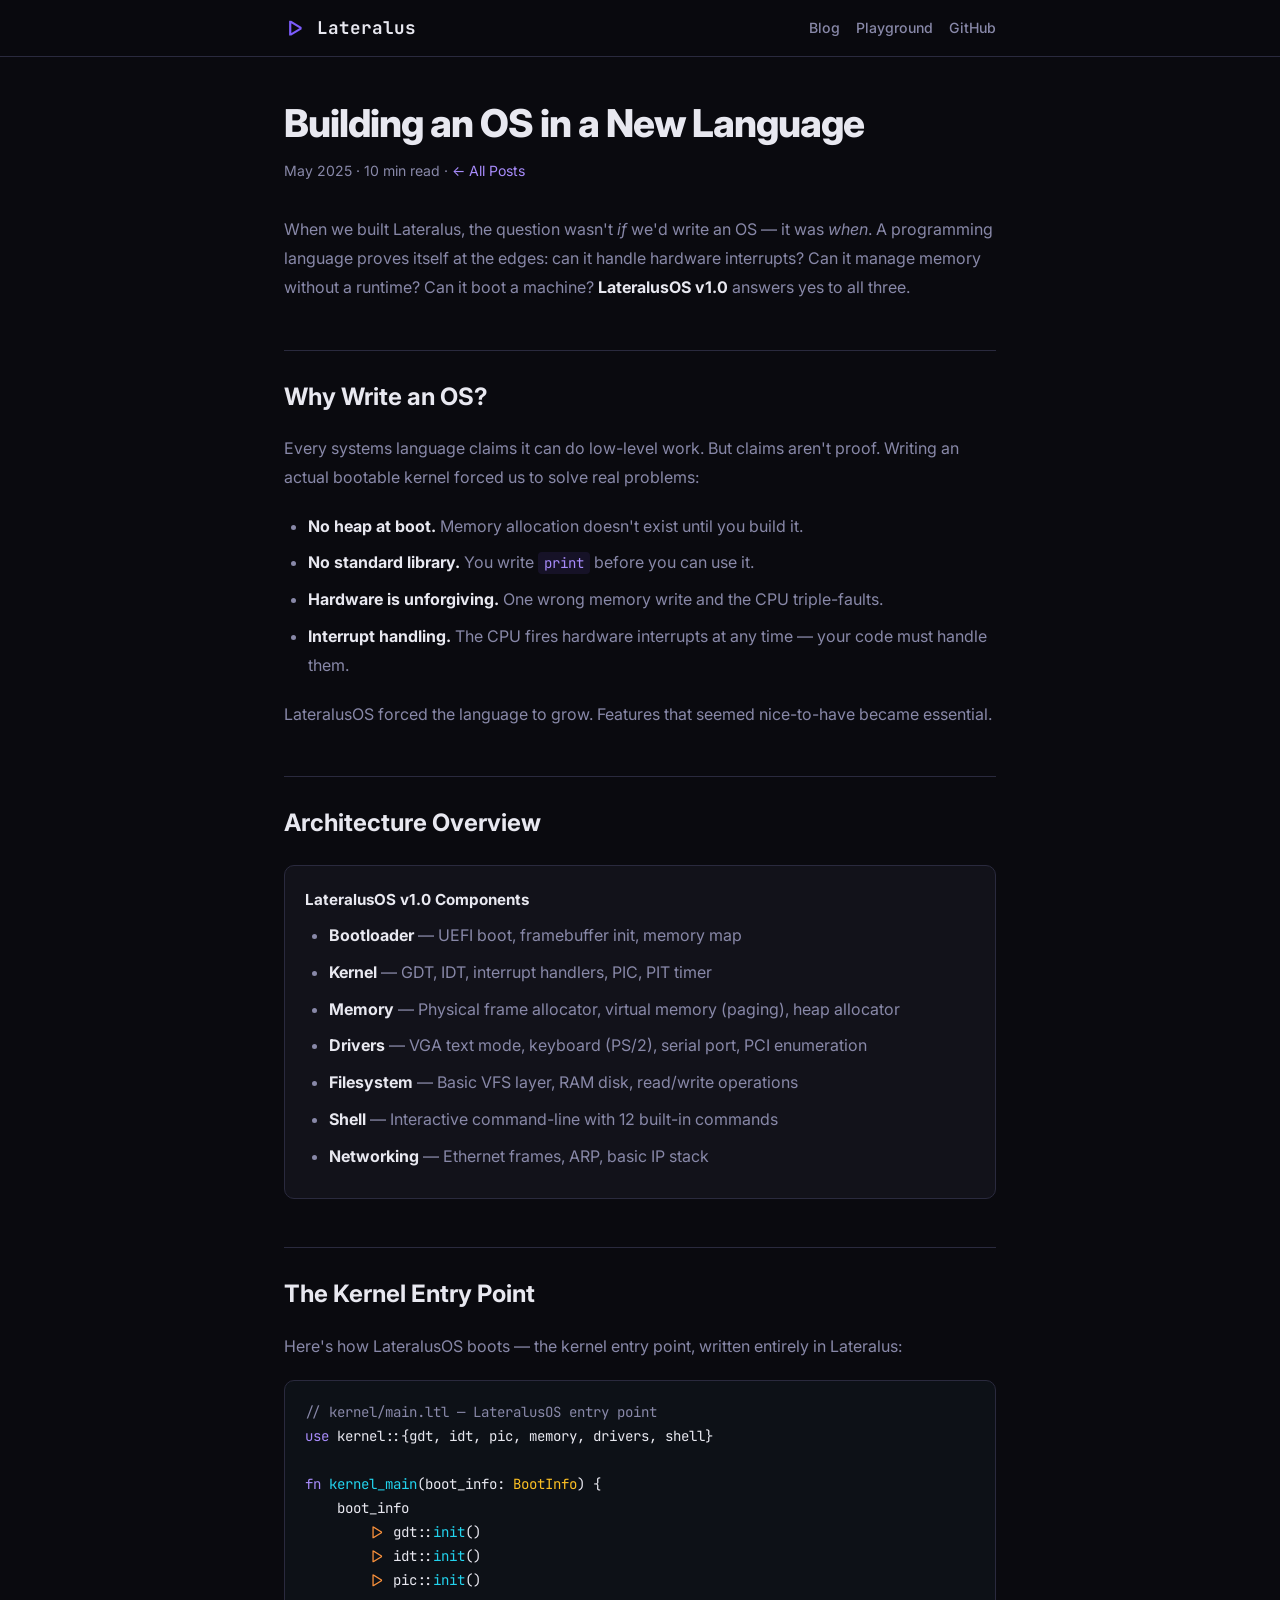
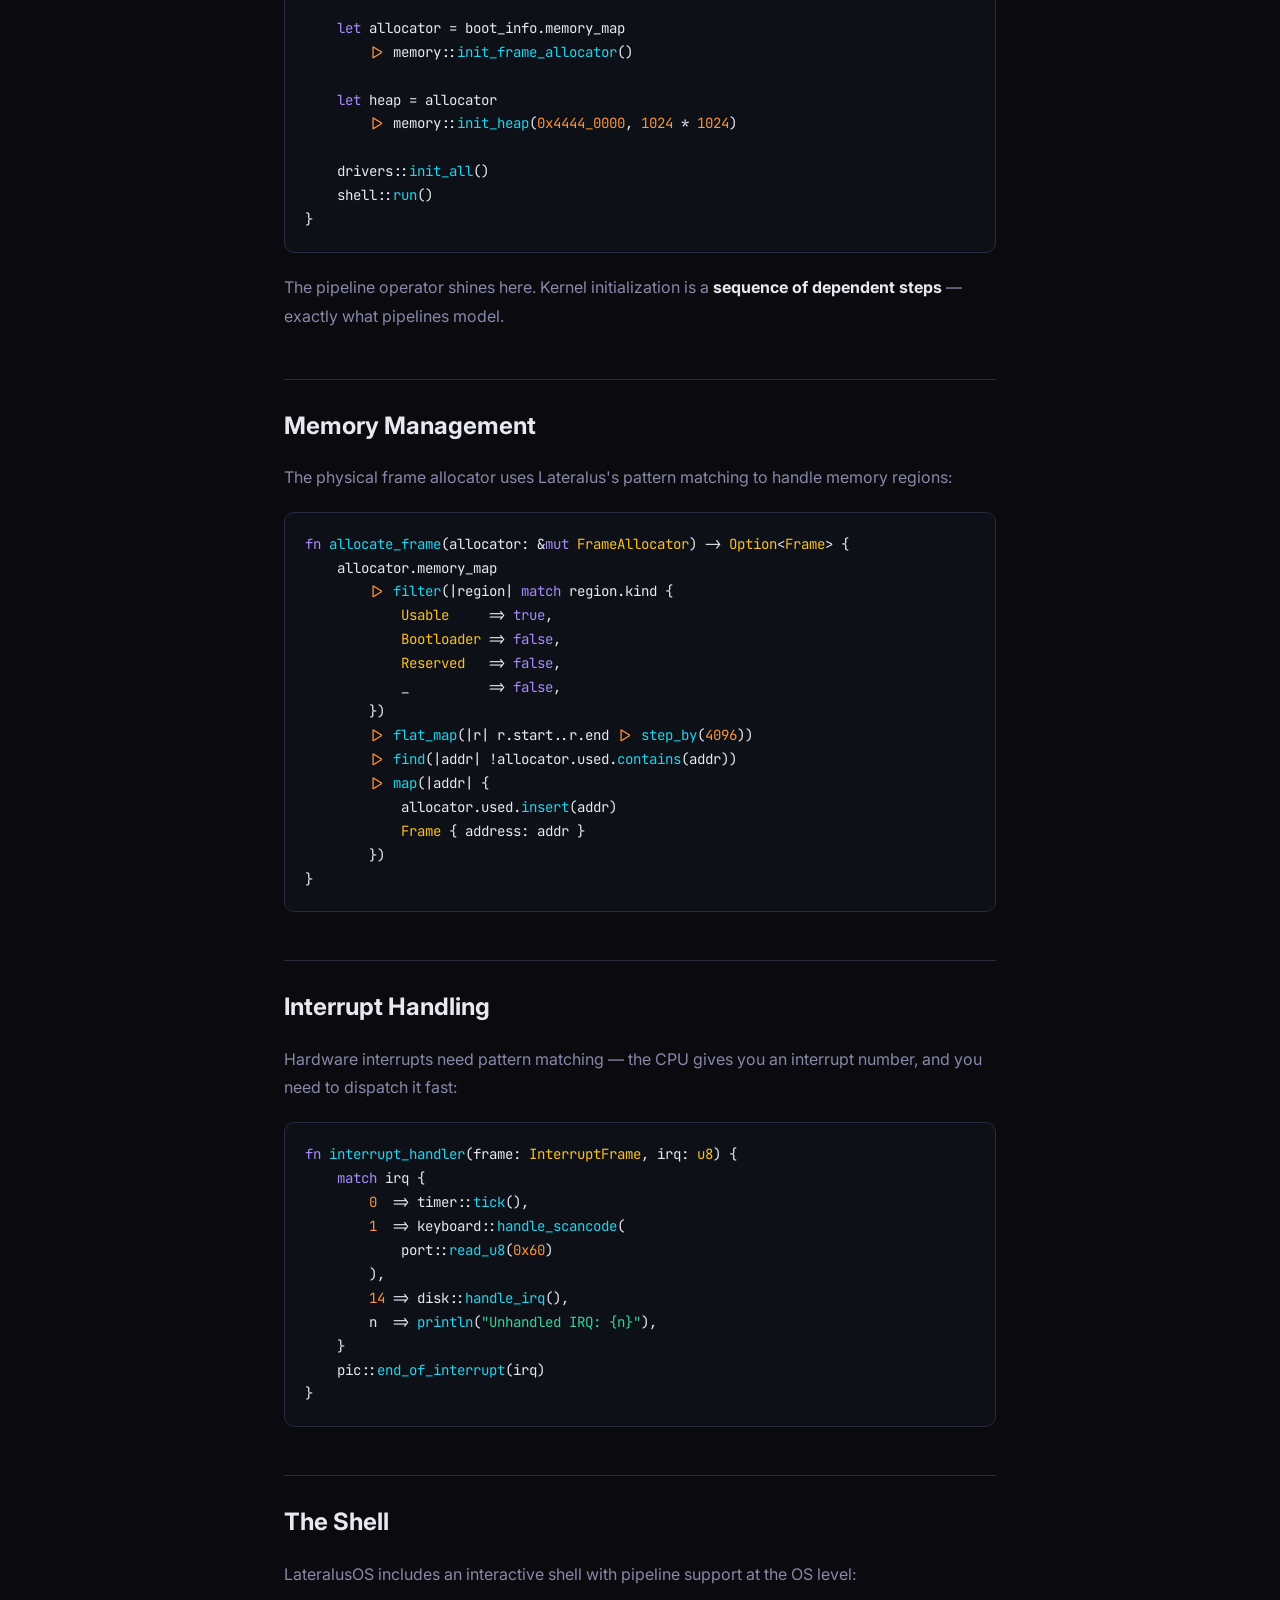
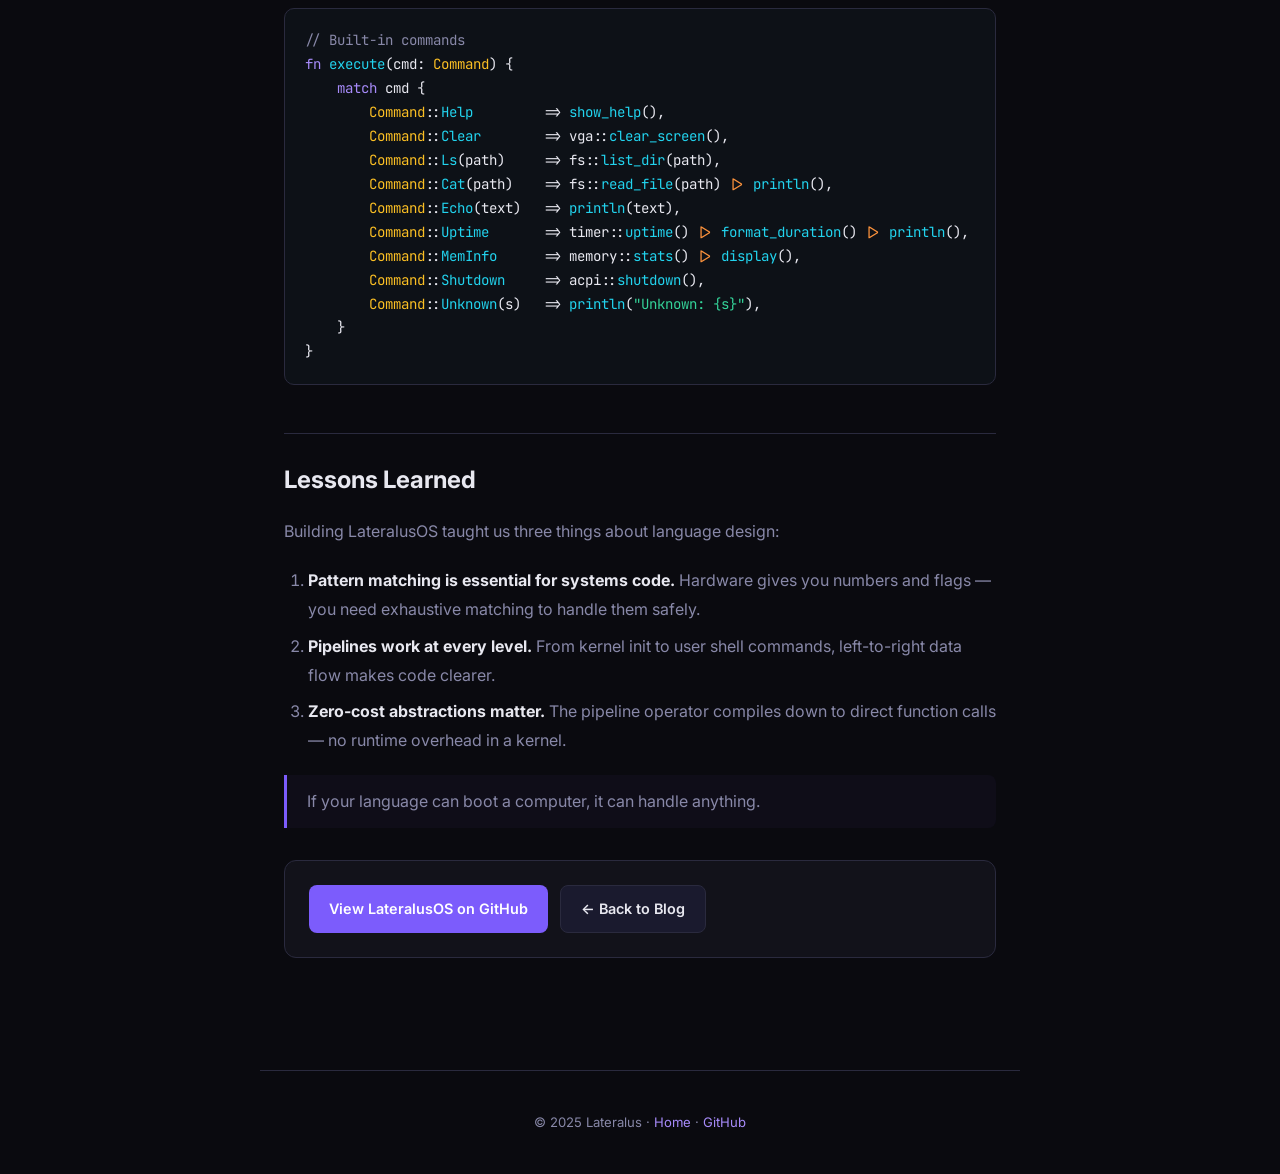
<file: lateralus/blog/building-an-os.html>
<!DOCTYPE html>
<html lang="en">
<head>
    <meta charset="UTF-8">
    <meta name="viewport" content="width=device-width, initial-scale=1.0">
    <title>Building an OS in a New Language | Lateralus Blog</title>
    <meta name="description" content="What it takes to write an OS kernel in Lateralus — from bootloader to memory management.">
    <link rel="preconnect" href="https://fonts.googleapis.com">
    <link href="https://fonts.googleapis.com/css2?family=Inter:wght@400;500;600;700;800&family=JetBrains+Mono:wght@400;500;600&display=swap" rel="stylesheet">
    <style>
        :root{--bg:#0a0a0f;--bg2:#12121a;--bg3:#1a1a2e;--bg-code:#0d1117;--border:#2a2a3e;--text:#e8e8f0;--text2:#8888a8;--accent:#7c5cfc;--accent2:#a78bfa;--cyan:#22d3ee;--green:#34d399;--orange:#fb923c;--yellow:#fbbf24}
        *{margin:0;padding:0;box-sizing:border-box}html{scroll-behavior:smooth}
        body{font-family:'Inter',sans-serif;background:var(--bg);color:var(--text);line-height:1.8;-webkit-font-smoothing:antialiased}
        a{color:var(--accent2);text-decoration:none}a:hover{color:var(--cyan)}
        code,pre{font-family:'JetBrains Mono',monospace}
        .topbar{position:fixed;top:0;left:0;right:0;z-index:100;background:rgba(10,10,15,0.88);backdrop-filter:blur(16px);border-bottom:1px solid var(--border)}
        .topbar-inner{max-width:760px;margin:0 auto;padding:0 24px;display:flex;align-items:center;justify-content:space-between;height:56px}
        .topbar-logo{font-family:'JetBrains Mono',monospace;font-weight:700;font-size:1.1rem;color:var(--text)}
        .topbar-logo span{color:var(--accent)}
        .topbar-links{display:flex;gap:16px}.topbar-links a{color:var(--text2);font-size:.88rem;font-weight:500}
        article{max-width:760px;margin:0 auto;padding:100px 24px 80px}
        .meta{color:var(--text2);font-size:.88rem;margin-bottom:32px}.meta a{color:var(--accent2)}
        h1{font-size:2.4rem;font-weight:800;line-height:1.2;margin-bottom:12px;letter-spacing:-1px}
        h2{font-size:1.5rem;font-weight:700;margin:48px 0 16px;padding-top:24px;border-top:1px solid var(--border)}
        h3{font-size:1.15rem;font-weight:700;margin:32px 0 12px}
        p{margin-bottom:20px;color:var(--text2)}strong{color:var(--text)}
        pre{background:var(--bg-code);border:1px solid var(--border);border-radius:10px;padding:20px;margin:20px 0;overflow-x:auto;font-size:.88rem;line-height:1.7}
        code{background:rgba(124,92,252,0.1);padding:2px 6px;border-radius:4px;font-size:.88rem;color:var(--accent2)}
        pre code{background:none;padding:0;color:var(--text)}
        blockquote{border-left:3px solid var(--accent);padding:12px 20px;margin:20px 0;background:rgba(124,92,252,0.04);border-radius:0 8px 8px 0}
        blockquote p{margin-bottom:0}
        ul,ol{margin:0 0 20px 24px;color:var(--text2)}li{margin-bottom:8px}
        .kw{color:var(--accent2)}.fn{color:var(--cyan)}.str{color:var(--green)}.cm{color:var(--text2)}.op{color:var(--orange)}.num{color:var(--orange)}.ty{color:var(--yellow)}
        .info-box{padding:20px;background:var(--bg2);border:1px solid var(--border);border-radius:10px;margin:20px 0}
        .info-box h4{margin-bottom:8px;font-size:.95rem}
        .info-box ul{margin-bottom:0}
        .cta{display:flex;gap:12px;flex-wrap:wrap;margin:32px 0;padding:24px;background:var(--bg2);border:1px solid var(--border);border-radius:12px}
        .cta a{display:inline-flex;align-items:center;gap:8px;padding:10px 20px;border-radius:8px;font-weight:600;font-size:.9rem}
        .btn-p{background:var(--accent);color:#fff}.btn-p:hover{background:var(--accent2);color:#fff}
        .btn-s{background:var(--bg3);color:var(--text);border:1px solid var(--border)}.btn-s:hover{border-color:var(--accent)}
        footer{max-width:760px;margin:0 auto;padding:40px 24px;border-top:1px solid var(--border);text-align:center;color:var(--text2);font-size:.82rem}
    </style>
</head>
<body>
<div class="topbar"><div class="topbar-inner">
    <a href="/lateralus/" class="topbar-logo"><span>|&gt;</span> Lateralus</a>
    <div class="topbar-links">
        <a href="/lateralus/blog/">Blog</a>
        <a href="/lateralus/playground/">Playground</a>
        <a href="https://github.com/bad-antics/lateralus-lang">GitHub</a>
    </div>
</div></div>

<article>
<h1>Building an OS in a New Language</h1>
<div class="meta">May 2025 · 10 min read · <a href="/lateralus/blog/">← All Posts</a></div>

<p>When we built Lateralus, the question wasn't <em>if</em> we'd write an OS — it was <em>when</em>. A programming language proves itself at the edges: can it handle hardware interrupts? Can it manage memory without a runtime? Can it boot a machine? <strong>LateralusOS v1.0</strong> answers yes to all three.</p>

<h2>Why Write an OS?</h2>

<p>Every systems language claims it can do low-level work. But claims aren't proof. Writing an actual bootable kernel forced us to solve real problems:</p>

<ul>
    <li><strong>No heap at boot.</strong> Memory allocation doesn't exist until you build it.</li>
    <li><strong>No standard library.</strong> You write <code>print</code> before you can use it.</li>
    <li><strong>Hardware is unforgiving.</strong> One wrong memory write and the CPU triple-faults.</li>
    <li><strong>Interrupt handling.</strong> The CPU fires hardware interrupts at any time — your code must handle them.</li>
</ul>

<p>LateralusOS forced the language to grow. Features that seemed nice-to-have became essential.</p>

<h2>Architecture Overview</h2>

<div class="info-box">
    <h4>LateralusOS v1.0 Components</h4>
    <ul>
        <li><strong>Bootloader</strong> — UEFI boot, framebuffer init, memory map</li>
        <li><strong>Kernel</strong> — GDT, IDT, interrupt handlers, PIC, PIT timer</li>
        <li><strong>Memory</strong> — Physical frame allocator, virtual memory (paging), heap allocator</li>
        <li><strong>Drivers</strong> — VGA text mode, keyboard (PS/2), serial port, PCI enumeration</li>
        <li><strong>Filesystem</strong> — Basic VFS layer, RAM disk, read/write operations</li>
        <li><strong>Shell</strong> — Interactive command-line with 12 built-in commands</li>
        <li><strong>Networking</strong> — Ethernet frames, ARP, basic IP stack</li>
    </ul>
</div>

<h2>The Kernel Entry Point</h2>

<p>Here's how LateralusOS boots — the kernel entry point, written entirely in Lateralus:</p>

<pre><code><span class="cm">// kernel/main.ltl — LateralusOS entry point</span>
<span class="kw">use</span> kernel::{gdt, idt, pic, memory, drivers, shell}

<span class="kw">fn</span> <span class="fn">kernel_main</span>(boot_info: <span class="ty">BootInfo</span>) {
    boot_info
        <span class="op">|></span> gdt::<span class="fn">init</span>()
        <span class="op">|></span> idt::<span class="fn">init</span>()
        <span class="op">|></span> pic::<span class="fn">init</span>()

    <span class="kw">let</span> allocator = boot_info.memory_map
        <span class="op">|></span> memory::<span class="fn">init_frame_allocator</span>()

    <span class="kw">let</span> heap = allocator
        <span class="op">|></span> memory::<span class="fn">init_heap</span>(<span class="num">0x4444_0000</span>, <span class="num">1024</span> * <span class="num">1024</span>)

    drivers::<span class="fn">init_all</span>()
    shell::<span class="fn">run</span>()
}</code></pre>

<p>The pipeline operator shines here. Kernel initialization is a <strong>sequence of dependent steps</strong> — exactly what pipelines model.</p>

<h2>Memory Management</h2>

<p>The physical frame allocator uses Lateralus's pattern matching to handle memory regions:</p>

<pre><code><span class="kw">fn</span> <span class="fn">allocate_frame</span>(allocator: &<span class="kw">mut</span> <span class="ty">FrameAllocator</span>) -> <span class="ty">Option</span>&lt;<span class="ty">Frame</span>&gt; {
    allocator.memory_map
        <span class="op">|></span> <span class="fn">filter</span>(|region| <span class="kw">match</span> region.kind {
            <span class="ty">Usable</span>     => <span class="kw">true</span>,
            <span class="ty">Bootloader</span> => <span class="kw">false</span>,
            <span class="ty">Reserved</span>   => <span class="kw">false</span>,
            _          => <span class="kw">false</span>,
        })
        <span class="op">|></span> <span class="fn">flat_map</span>(|r| r.start..r.end <span class="op">|></span> <span class="fn">step_by</span>(<span class="num">4096</span>))
        <span class="op">|></span> <span class="fn">find</span>(|addr| !allocator.used.<span class="fn">contains</span>(addr))
        <span class="op">|></span> <span class="fn">map</span>(|addr| {
            allocator.used.<span class="fn">insert</span>(addr)
            <span class="ty">Frame</span> { address: addr }
        })
}</code></pre>

<h2>Interrupt Handling</h2>

<p>Hardware interrupts need pattern matching — the CPU gives you an interrupt number, and you need to dispatch it fast:</p>

<pre><code><span class="kw">fn</span> <span class="fn">interrupt_handler</span>(frame: <span class="ty">InterruptFrame</span>, irq: <span class="ty">u8</span>) {
    <span class="kw">match</span> irq {
        <span class="num">0</span>  => timer::<span class="fn">tick</span>(),
        <span class="num">1</span>  => keyboard::<span class="fn">handle_scancode</span>(
            port::<span class="fn">read_u8</span>(<span class="num">0x60</span>)
        ),
        <span class="num">14</span> => disk::<span class="fn">handle_irq</span>(),
        n  => <span class="fn">println</span>(<span class="str">"Unhandled IRQ: {n}"</span>),
    }
    pic::<span class="fn">end_of_interrupt</span>(irq)
}</code></pre>

<h2>The Shell</h2>

<p>LateralusOS includes an interactive shell with pipeline support at the OS level:</p>

<pre><code><span class="cm">// Built-in commands</span>
<span class="kw">fn</span> <span class="fn">execute</span>(cmd: <span class="ty">Command</span>) {
    <span class="kw">match</span> cmd {
        <span class="ty">Command</span>::<span class="fn">Help</span>         => <span class="fn">show_help</span>(),
        <span class="ty">Command</span>::<span class="fn">Clear</span>        => vga::<span class="fn">clear_screen</span>(),
        <span class="ty">Command</span>::<span class="fn">Ls</span>(path)     => fs::<span class="fn">list_dir</span>(path),
        <span class="ty">Command</span>::<span class="fn">Cat</span>(path)    => fs::<span class="fn">read_file</span>(path) <span class="op">|></span> <span class="fn">println</span>(),
        <span class="ty">Command</span>::<span class="fn">Echo</span>(text)   => <span class="fn">println</span>(text),
        <span class="ty">Command</span>::<span class="fn">Uptime</span>       => timer::<span class="fn">uptime</span>() <span class="op">|></span> <span class="fn">format_duration</span>() <span class="op">|></span> <span class="fn">println</span>(),
        <span class="ty">Command</span>::<span class="fn">MemInfo</span>      => memory::<span class="fn">stats</span>() <span class="op">|></span> <span class="fn">display</span>(),
        <span class="ty">Command</span>::<span class="fn">Shutdown</span>     => acpi::<span class="fn">shutdown</span>(),
        <span class="ty">Command</span>::<span class="fn">Unknown</span>(s)   => <span class="fn">println</span>(<span class="str">"Unknown: {s}"</span>),
    }
}</code></pre>

<h2>Lessons Learned</h2>

<p>Building LateralusOS taught us three things about language design:</p>

<ol>
    <li><strong>Pattern matching is essential for systems code.</strong> Hardware gives you numbers and flags — you need exhaustive matching to handle them safely.</li>
    <li><strong>Pipelines work at every level.</strong> From kernel init to user shell commands, left-to-right data flow makes code clearer.</li>
    <li><strong>Zero-cost abstractions matter.</strong> The pipeline operator compiles down to direct function calls — no runtime overhead in a kernel.</li>
</ol>

<blockquote><p>If your language can boot a computer, it can handle anything.</p></blockquote>

<div class="cta">
    <a href="https://github.com/bad-antics/lateralus-os" class="btn-p">View LateralusOS on GitHub</a>
    <a href="/lateralus/blog/" class="btn-s">← Back to Blog</a>
</div>
</article>

<footer>© 2025 Lateralus · <a href="/lateralus/">Home</a> · <a href="https://github.com/bad-antics/lateralus-lang">GitHub</a></footer>
</body>
</html>
</file>
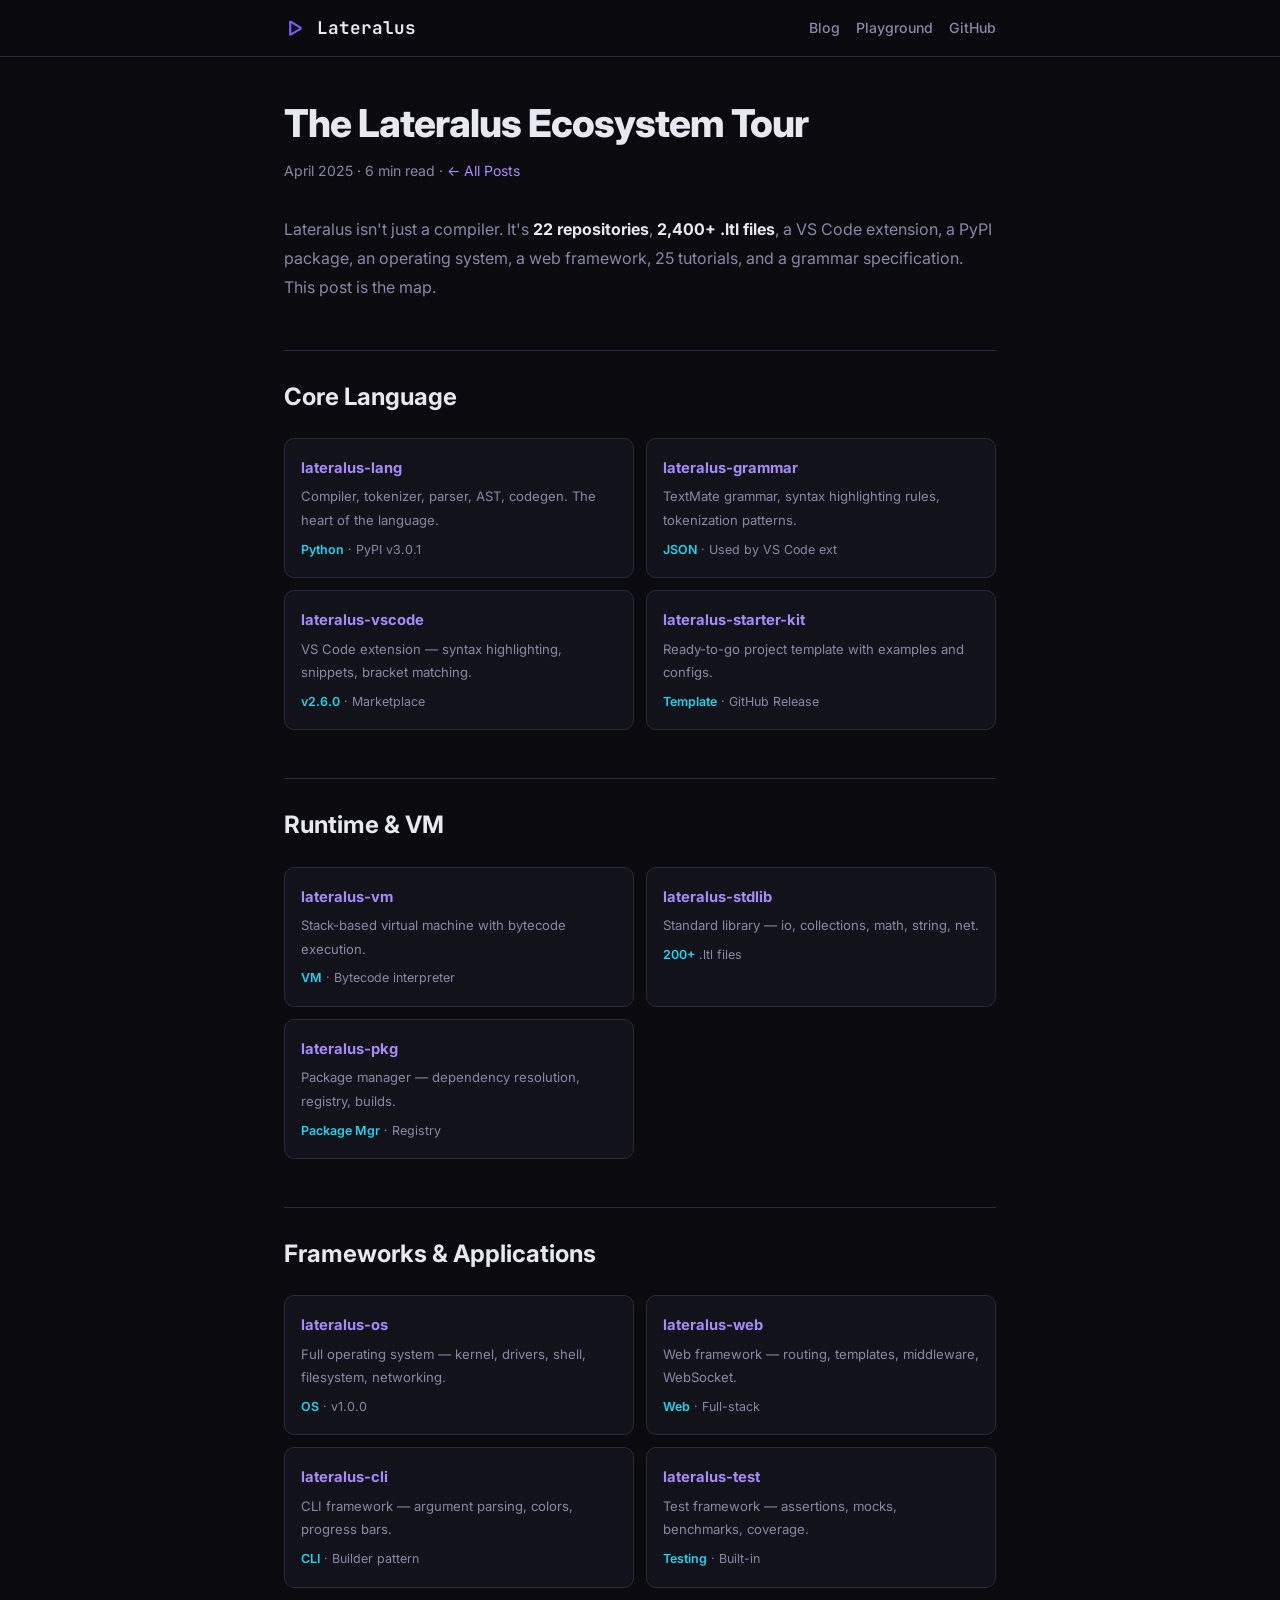
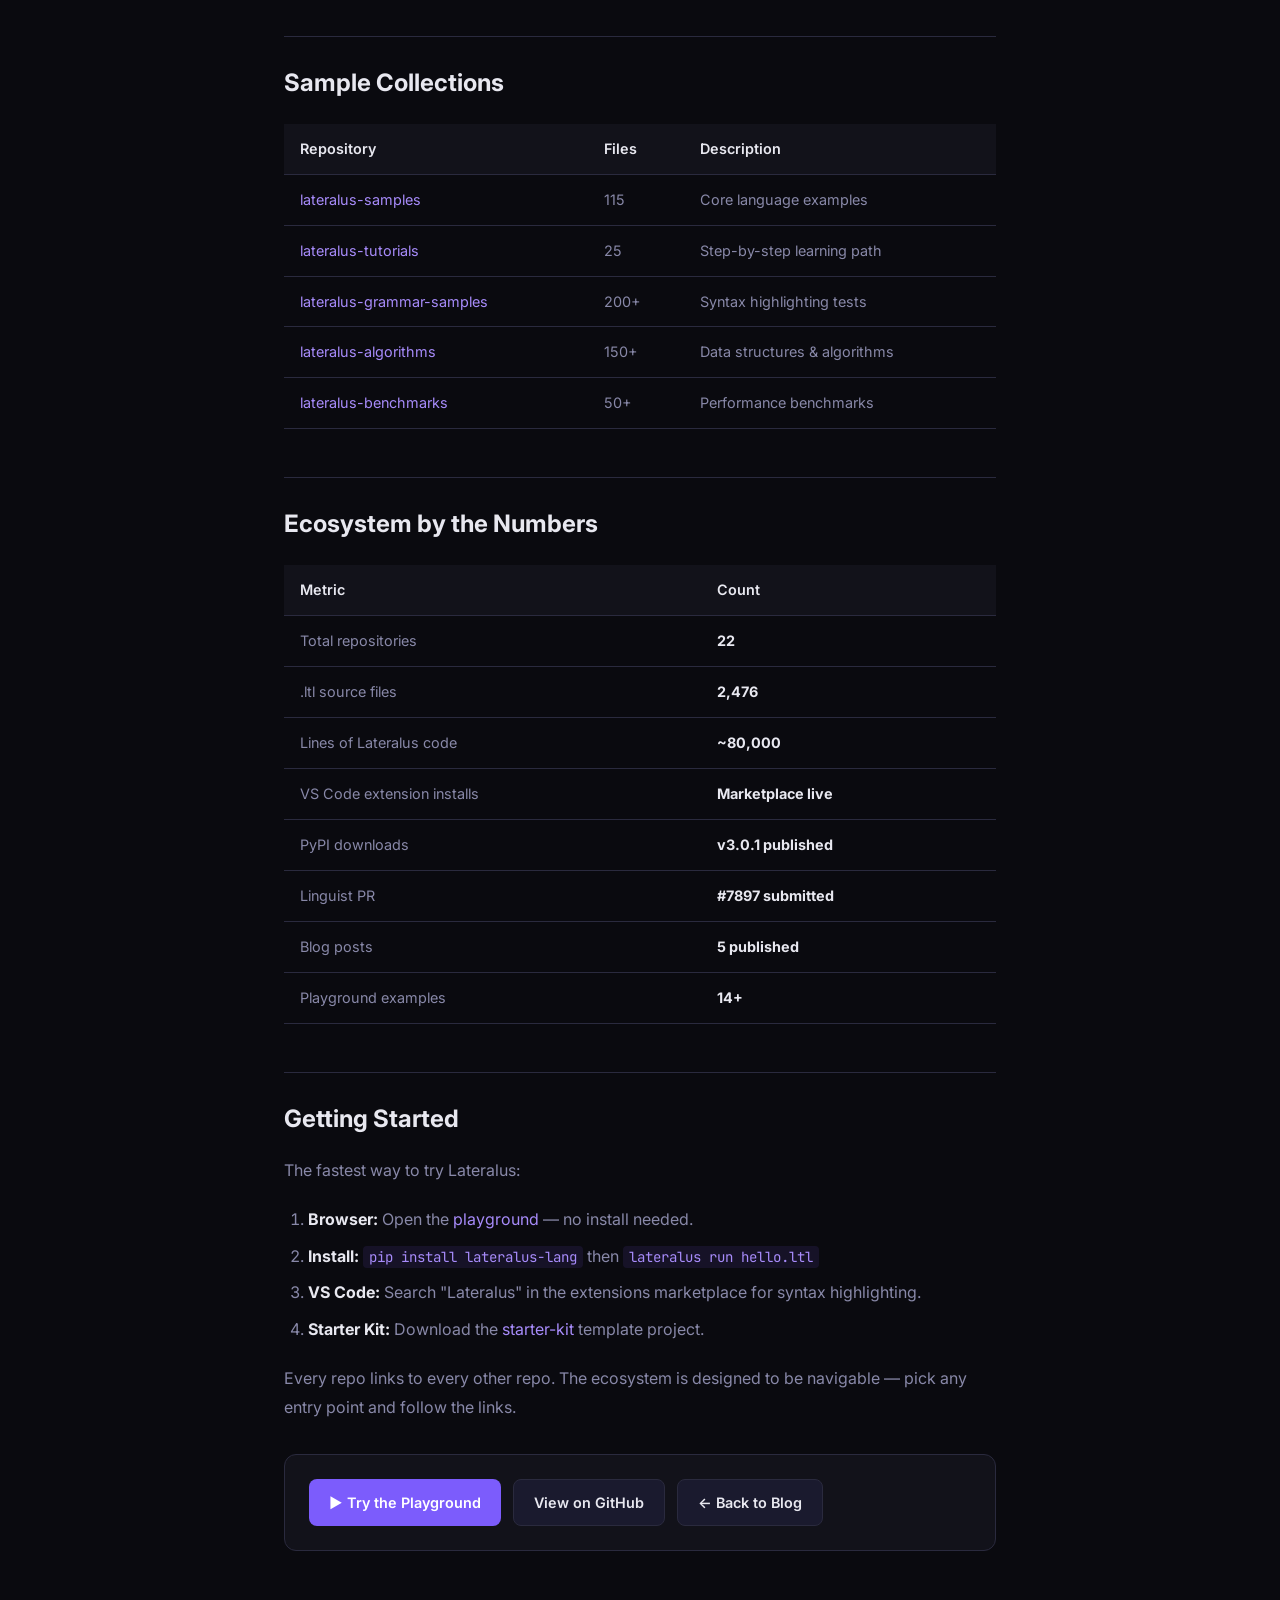
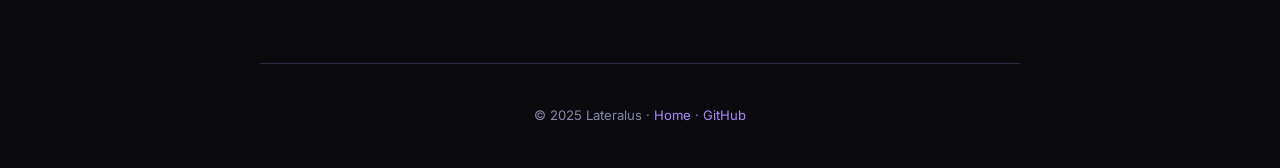
<file: lateralus/blog/ecosystem.html>
<!DOCTYPE html>
<html lang="en">
<head>
    <meta charset="UTF-8">
    <meta name="viewport" content="width=device-width, initial-scale=1.0">
    <title>The Lateralus Ecosystem Tour | Lateralus Blog</title>
    <meta name="description" content="22 repos, 2,400+ .ltl files, a compiler, VS Code extension, and more — the full Lateralus ecosystem guide.">
    <link rel="preconnect" href="https://fonts.googleapis.com">
    <link href="https://fonts.googleapis.com/css2?family=Inter:wght@400;500;600;700;800&family=JetBrains+Mono:wght@400;500;600&display=swap" rel="stylesheet">
    <style>
        :root{--bg:#0a0a0f;--bg2:#12121a;--bg3:#1a1a2e;--bg-code:#0d1117;--border:#2a2a3e;--text:#e8e8f0;--text2:#8888a8;--accent:#7c5cfc;--accent2:#a78bfa;--cyan:#22d3ee;--green:#34d399;--orange:#fb923c;--yellow:#fbbf24}
        *{margin:0;padding:0;box-sizing:border-box}html{scroll-behavior:smooth}
        body{font-family:'Inter',sans-serif;background:var(--bg);color:var(--text);line-height:1.8;-webkit-font-smoothing:antialiased}
        a{color:var(--accent2);text-decoration:none}a:hover{color:var(--cyan)}
        code,pre{font-family:'JetBrains Mono',monospace}
        .topbar{position:fixed;top:0;left:0;right:0;z-index:100;background:rgba(10,10,15,0.88);backdrop-filter:blur(16px);border-bottom:1px solid var(--border)}
        .topbar-inner{max-width:760px;margin:0 auto;padding:0 24px;display:flex;align-items:center;justify-content:space-between;height:56px}
        .topbar-logo{font-family:'JetBrains Mono',monospace;font-weight:700;font-size:1.1rem;color:var(--text)}
        .topbar-logo span{color:var(--accent)}
        .topbar-links{display:flex;gap:16px}.topbar-links a{color:var(--text2);font-size:.88rem;font-weight:500}
        article{max-width:760px;margin:0 auto;padding:100px 24px 80px}
        .meta{color:var(--text2);font-size:.88rem;margin-bottom:32px}.meta a{color:var(--accent2)}
        h1{font-size:2.4rem;font-weight:800;line-height:1.2;margin-bottom:12px;letter-spacing:-1px}
        h2{font-size:1.5rem;font-weight:700;margin:48px 0 16px;padding-top:24px;border-top:1px solid var(--border)}
        h3{font-size:1.15rem;font-weight:700;margin:32px 0 12px;color:var(--text)}
        p{margin-bottom:20px;color:var(--text2)}strong{color:var(--text)}
        pre{background:var(--bg-code);border:1px solid var(--border);border-radius:10px;padding:20px;margin:20px 0;overflow-x:auto;font-size:.88rem;line-height:1.7}
        code{background:rgba(124,92,252,0.1);padding:2px 6px;border-radius:4px;font-size:.88rem;color:var(--accent2)}
        pre code{background:none;padding:0;color:var(--text)}
        ul,ol{margin:0 0 20px 24px;color:var(--text2)}li{margin-bottom:8px}
        table{width:100%;border-collapse:collapse;margin:20px 0}
        th,td{padding:12px 16px;text-align:left;border-bottom:1px solid var(--border);font-size:.9rem}
        th{color:var(--text);font-weight:600;background:var(--bg2)}
        td{color:var(--text2)}td a{color:var(--accent2)}
        .repo-grid{display:grid;grid-template-columns:1fr 1fr;gap:12px;margin:20px 0}
        .repo{padding:16px;background:var(--bg2);border:1px solid var(--border);border-radius:10px;transition:border-color .15s}
        .repo:hover{border-color:var(--accent)}
        .repo-name{font-weight:700;font-size:.92rem;margin-bottom:4px}
        .repo-desc{font-size:.82rem;color:var(--text2)}
        .repo-stat{font-size:.78rem;color:var(--text2);margin-top:6px}
        .repo-stat span{color:var(--cyan);font-weight:600}
        .kw{color:var(--accent2)}.fn{color:var(--cyan)}.str{color:var(--green)}.cm{color:var(--text2)}.op{color:var(--orange)}.num{color:var(--orange)}.ty{color:var(--yellow)}
        .cta{display:flex;gap:12px;flex-wrap:wrap;margin:32px 0;padding:24px;background:var(--bg2);border:1px solid var(--border);border-radius:12px}
        .cta a{display:inline-flex;align-items:center;gap:8px;padding:10px 20px;border-radius:8px;font-weight:600;font-size:.9rem}
        .btn-p{background:var(--accent);color:#fff}.btn-p:hover{background:var(--accent2);color:#fff}
        .btn-s{background:var(--bg3);color:var(--text);border:1px solid var(--border)}.btn-s:hover{border-color:var(--accent)}
        footer{max-width:760px;margin:0 auto;padding:40px 24px;border-top:1px solid var(--border);text-align:center;color:var(--text2);font-size:.82rem}
        @media(max-width:600px){.repo-grid{grid-template-columns:1fr}}
    </style>
</head>
<body>
<div class="topbar"><div class="topbar-inner">
    <a href="/lateralus/" class="topbar-logo"><span>|&gt;</span> Lateralus</a>
    <div class="topbar-links">
        <a href="/lateralus/blog/">Blog</a>
        <a href="/lateralus/playground/">Playground</a>
        <a href="https://github.com/bad-antics/lateralus-lang">GitHub</a>
    </div>
</div></div>

<article>
<h1>The Lateralus Ecosystem Tour</h1>
<div class="meta">April 2025 · 6 min read · <a href="/lateralus/blog/">← All Posts</a></div>

<p>Lateralus isn't just a compiler. It's <strong>22 repositories</strong>, <strong>2,400+ .ltl files</strong>, a VS Code extension, a PyPI package, an operating system, a web framework, 25 tutorials, and a grammar specification. This post is the map.</p>

<h2>Core Language</h2>

<div class="repo-grid">
    <a href="https://github.com/bad-antics/lateralus-lang" class="repo">
        <div class="repo-name">lateralus-lang</div>
        <div class="repo-desc">Compiler, tokenizer, parser, AST, codegen. The heart of the language.</div>
        <div class="repo-stat"><span>Python</span> · PyPI v3.0.1</div>
    </a>
    <a href="https://github.com/bad-antics/lateralus-grammar" class="repo">
        <div class="repo-name">lateralus-grammar</div>
        <div class="repo-desc">TextMate grammar, syntax highlighting rules, tokenization patterns.</div>
        <div class="repo-stat"><span>JSON</span> · Used by VS Code ext</div>
    </a>
    <a href="https://github.com/bad-antics/lateralus-vscode" class="repo">
        <div class="repo-name">lateralus-vscode</div>
        <div class="repo-desc">VS Code extension — syntax highlighting, snippets, bracket matching.</div>
        <div class="repo-stat"><span>v2.6.0</span> · Marketplace</div>
    </a>
    <a href="https://github.com/bad-antics/lateralus-starter-kit" class="repo">
        <div class="repo-name">lateralus-starter-kit</div>
        <div class="repo-desc">Ready-to-go project template with examples and configs.</div>
        <div class="repo-stat"><span>Template</span> · GitHub Release</div>
    </a>
</div>

<h2>Runtime & VM</h2>

<div class="repo-grid">
    <a href="https://github.com/bad-antics/lateralus-vm" class="repo">
        <div class="repo-name">lateralus-vm</div>
        <div class="repo-desc">Stack-based virtual machine with bytecode execution.</div>
        <div class="repo-stat"><span>VM</span> · Bytecode interpreter</div>
    </a>
    <a href="https://github.com/bad-antics/lateralus-stdlib" class="repo">
        <div class="repo-name">lateralus-stdlib</div>
        <div class="repo-desc">Standard library — io, collections, math, string, net.</div>
        <div class="repo-stat"><span>200+</span> .ltl files</div>
    </a>
    <a href="https://github.com/bad-antics/lateralus-pkg" class="repo">
        <div class="repo-name">lateralus-pkg</div>
        <div class="repo-desc">Package manager — dependency resolution, registry, builds.</div>
        <div class="repo-stat"><span>Package Mgr</span> · Registry</div>
    </a>
</div>

<h2>Frameworks & Applications</h2>

<div class="repo-grid">
    <a href="https://github.com/bad-antics/lateralus-os" class="repo">
        <div class="repo-name">lateralus-os</div>
        <div class="repo-desc">Full operating system — kernel, drivers, shell, filesystem, networking.</div>
        <div class="repo-stat"><span>OS</span> · v1.0.0</div>
    </a>
    <a href="https://github.com/bad-antics/lateralus-web" class="repo">
        <div class="repo-name">lateralus-web</div>
        <div class="repo-desc">Web framework — routing, templates, middleware, WebSocket.</div>
        <div class="repo-stat"><span>Web</span> · Full-stack</div>
    </a>
    <a href="https://github.com/bad-antics/lateralus-cli" class="repo">
        <div class="repo-name">lateralus-cli</div>
        <div class="repo-desc">CLI framework — argument parsing, colors, progress bars.</div>
        <div class="repo-stat"><span>CLI</span> · Builder pattern</div>
    </a>
    <a href="https://github.com/bad-antics/lateralus-test" class="repo">
        <div class="repo-name">lateralus-test</div>
        <div class="repo-desc">Test framework — assertions, mocks, benchmarks, coverage.</div>
        <div class="repo-stat"><span>Testing</span> · Built-in</div>
    </a>
</div>

<h2>Sample Collections</h2>

<table>
    <tr><th>Repository</th><th>Files</th><th>Description</th></tr>
    <tr><td><a href="https://github.com/bad-antics/lateralus-samples">lateralus-samples</a></td><td>115</td><td>Core language examples</td></tr>
    <tr><td><a href="https://github.com/bad-antics/lateralus-tutorials">lateralus-tutorials</a></td><td>25</td><td>Step-by-step learning path</td></tr>
    <tr><td><a href="https://github.com/bad-antics/lateralus-grammar-samples">lateralus-grammar-samples</a></td><td>200+</td><td>Syntax highlighting tests</td></tr>
    <tr><td><a href="https://github.com/bad-antics/lateralus-algorithms">lateralus-algorithms</a></td><td>150+</td><td>Data structures & algorithms</td></tr>
    <tr><td><a href="https://github.com/bad-antics/lateralus-benchmarks">lateralus-benchmarks</a></td><td>50+</td><td>Performance benchmarks</td></tr>
</table>

<h2>Ecosystem by the Numbers</h2>

<table>
    <tr><th>Metric</th><th>Count</th></tr>
    <tr><td>Total repositories</td><td><strong>22</strong></td></tr>
    <tr><td>.ltl source files</td><td><strong>2,476</strong></td></tr>
    <tr><td>Lines of Lateralus code</td><td><strong>~80,000</strong></td></tr>
    <tr><td>VS Code extension installs</td><td><strong>Marketplace live</strong></td></tr>
    <tr><td>PyPI downloads</td><td><strong>v3.0.1 published</strong></td></tr>
    <tr><td>Linguist PR</td><td><strong>#7897 submitted</strong></td></tr>
    <tr><td>Blog posts</td><td><strong>5 published</strong></td></tr>
    <tr><td>Playground examples</td><td><strong>14+</strong></td></tr>
</table>

<h2>Getting Started</h2>

<p>The fastest way to try Lateralus:</p>

<ol>
    <li><strong>Browser:</strong> Open the <a href="/lateralus/playground/">playground</a> — no install needed.</li>
    <li><strong>Install:</strong> <code>pip install lateralus-lang</code> then <code>lateralus run hello.ltl</code></li>
    <li><strong>VS Code:</strong> Search "Lateralus" in the extensions marketplace for syntax highlighting.</li>
    <li><strong>Starter Kit:</strong> Download the <a href="https://github.com/bad-antics/lateralus-starter-kit">starter-kit</a> template project.</li>
</ol>

<p>Every repo links to every other repo. The ecosystem is designed to be navigable — pick any entry point and follow the links.</p>

<div class="cta">
    <a href="/lateralus/playground/" class="btn-p">▶ Try the Playground</a>
    <a href="https://github.com/bad-antics/lateralus-lang" class="btn-s">View on GitHub</a>
    <a href="/lateralus/blog/" class="btn-s">← Back to Blog</a>
</div>
</article>

<footer>© 2025 Lateralus · <a href="/lateralus/">Home</a> · <a href="https://github.com/bad-antics/lateralus-lang">GitHub</a></footer>
</body>
</html>
</file>
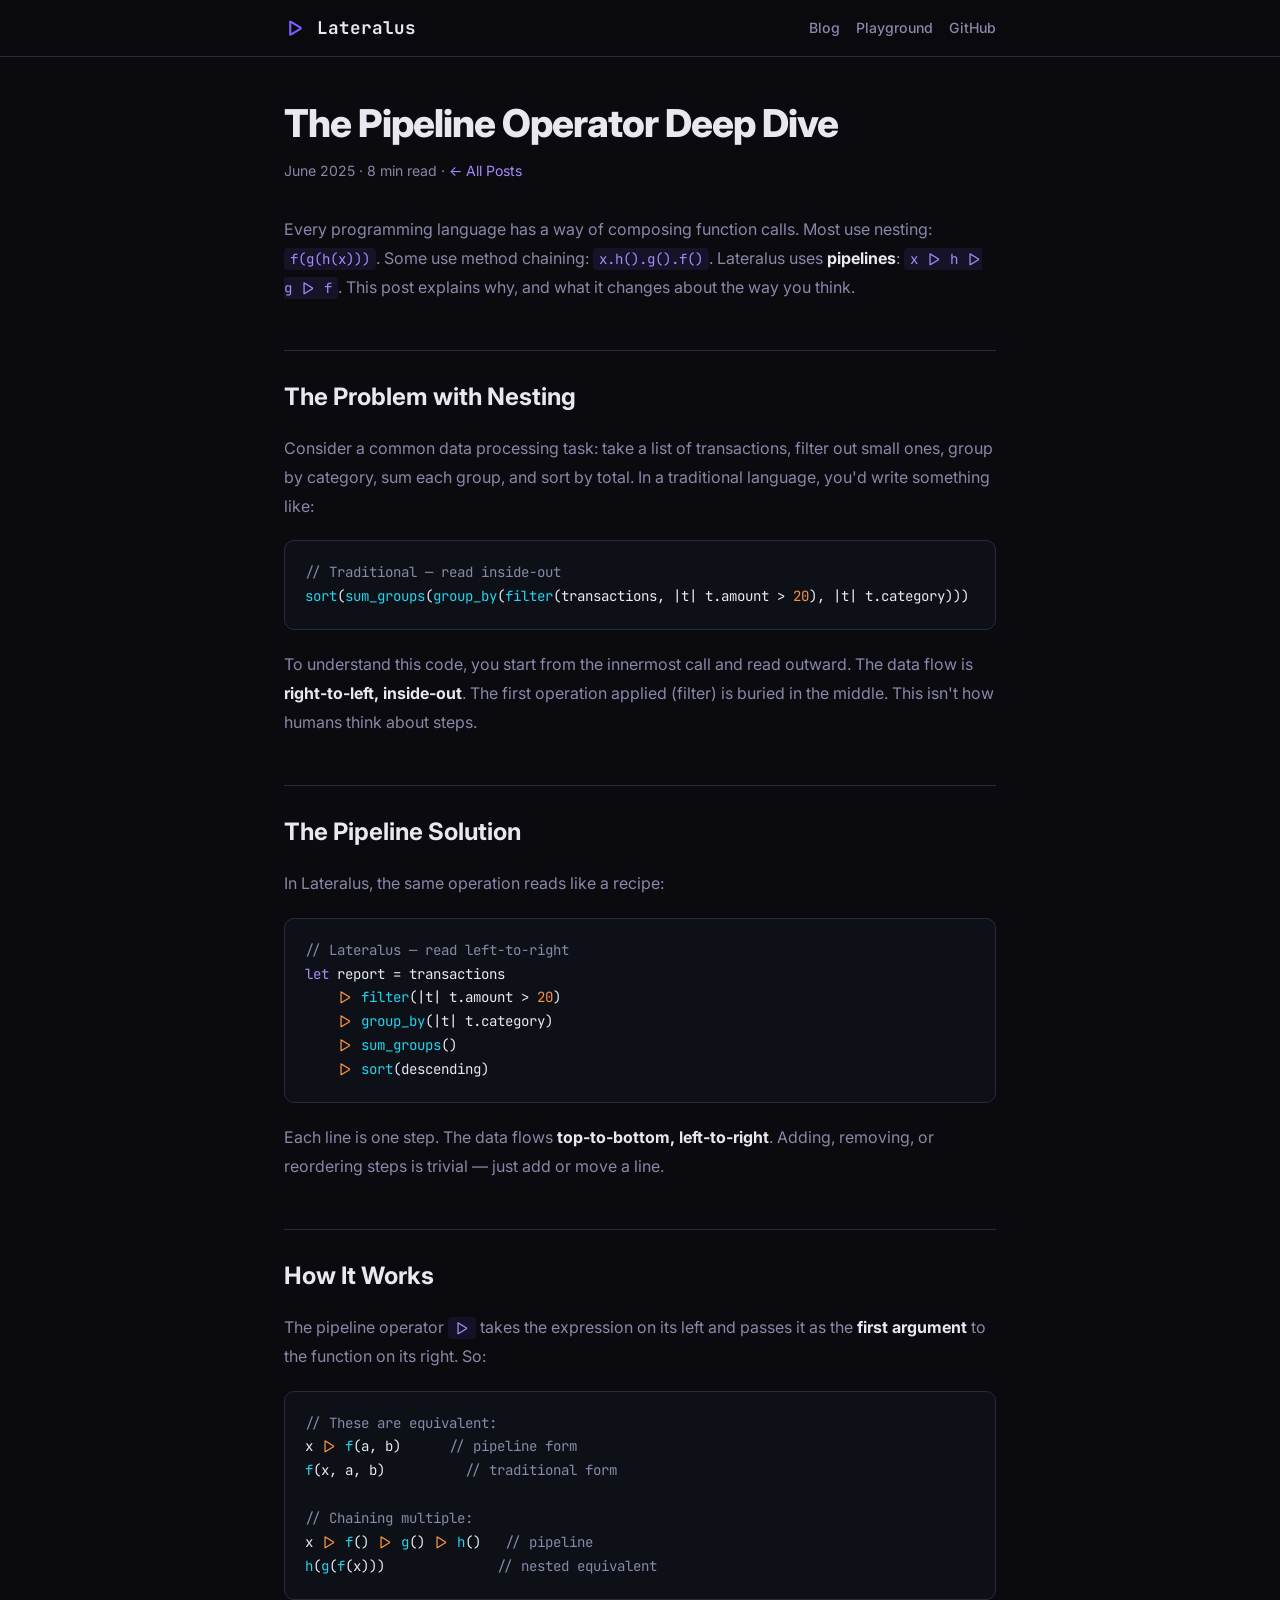
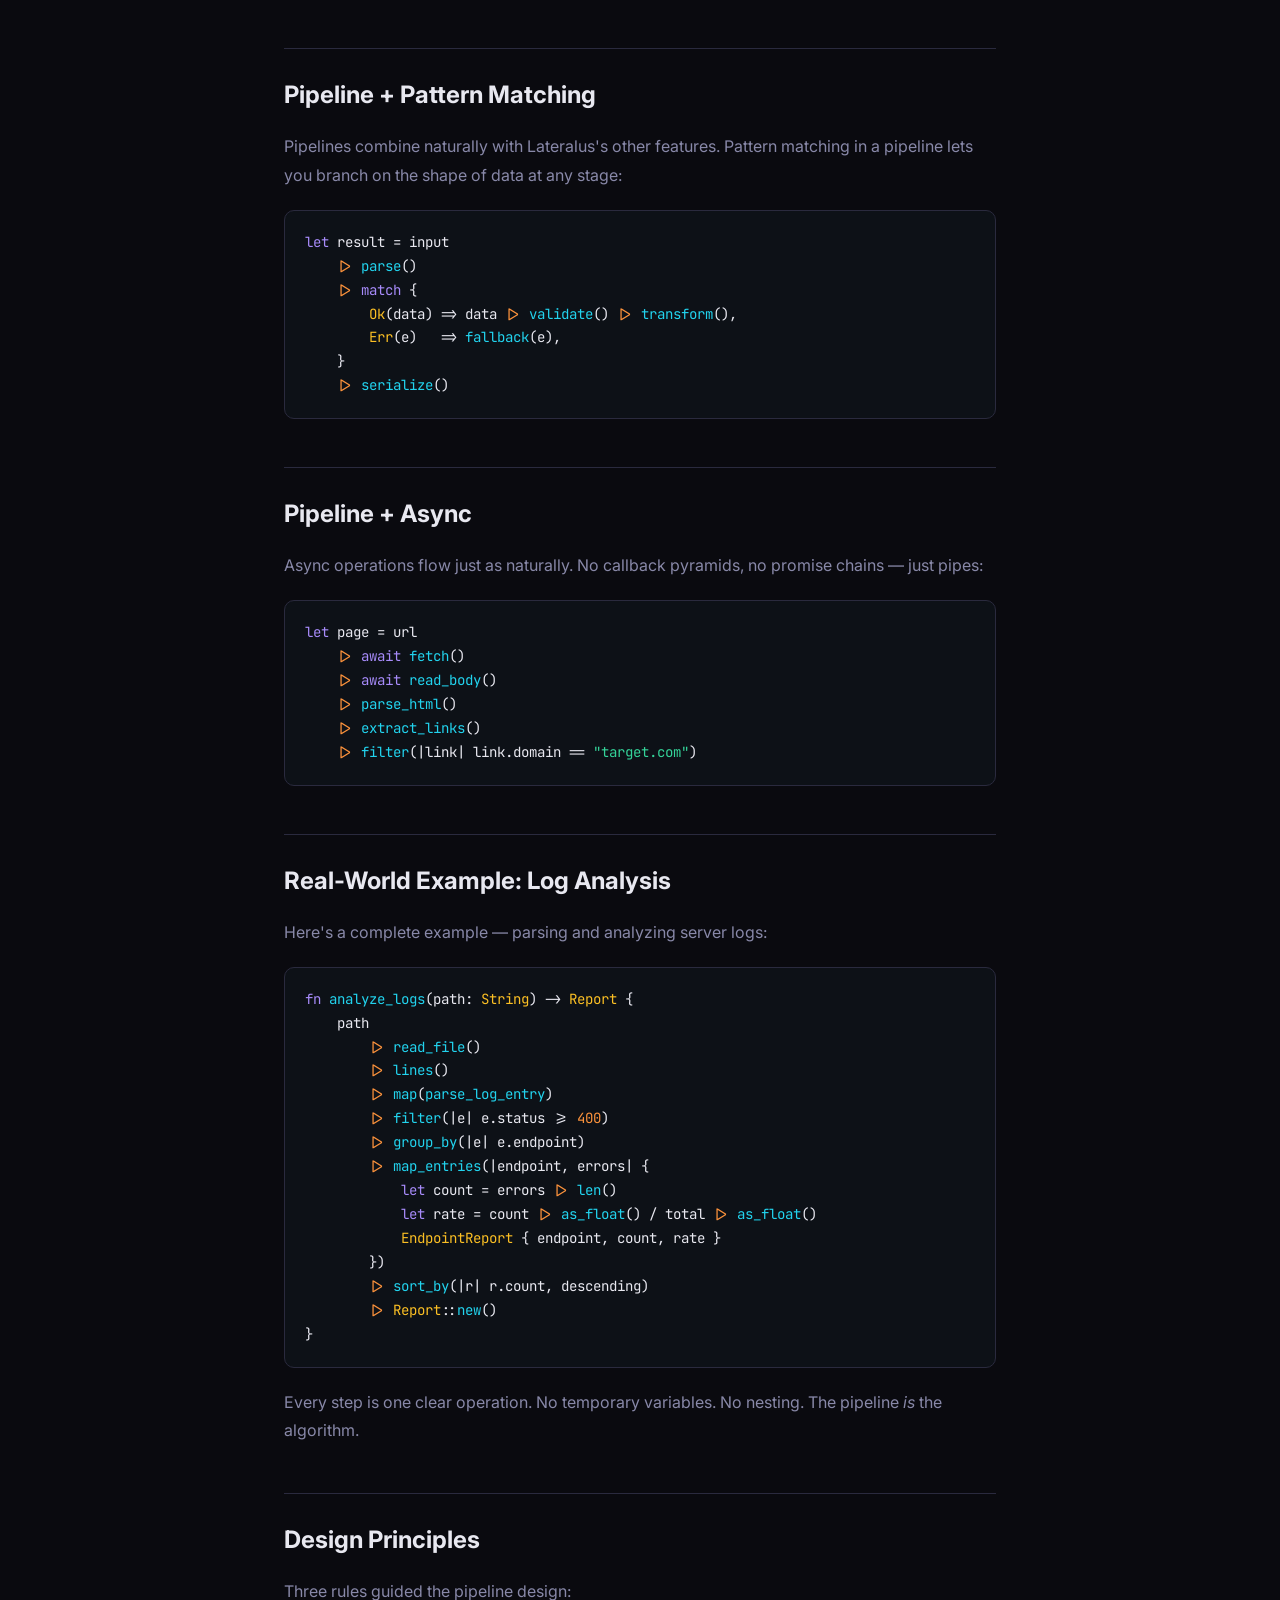
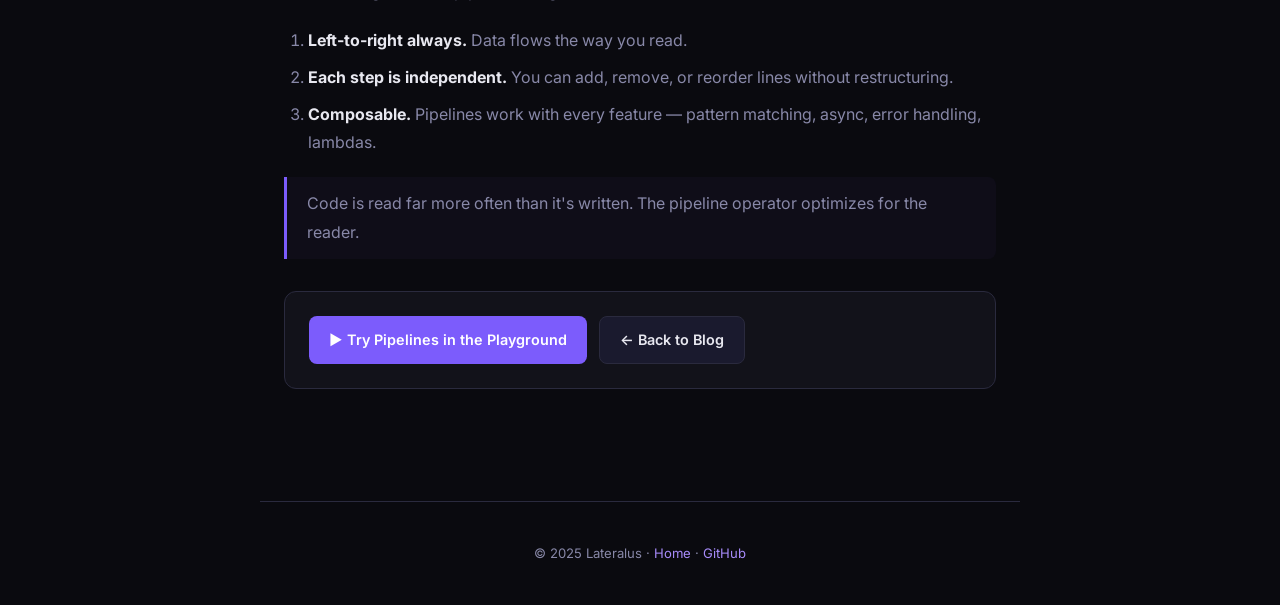
<file: lateralus/blog/pipelines.html>
<!DOCTYPE html>
<html lang="en">
<head>
    <meta charset="UTF-8">
    <meta name="viewport" content="width=device-width, initial-scale=1.0">
    <title>The Pipeline Operator Deep Dive | Lateralus Blog</title>
    <meta name="description" content="Why |> changes how you think about data — from nested function calls to linear, readable data flows.">
    <meta property="og:title" content="The Pipeline Operator Deep Dive — Lateralus Blog">
    <meta property="og:description" content="Deep dive into the pipeline operator |> — why it exists, how it works, and what it means for code readability.">
    <link rel="preconnect" href="https://fonts.googleapis.com">
    <link href="https://fonts.googleapis.com/css2?family=Inter:wght@400;500;600;700;800&family=JetBrains+Mono:wght@400;500;600&display=swap" rel="stylesheet">
    <style>
        :root{--bg:#0a0a0f;--bg2:#12121a;--bg3:#1a1a2e;--bg-code:#0d1117;--border:#2a2a3e;--text:#e8e8f0;--text2:#8888a8;--accent:#7c5cfc;--accent2:#a78bfa;--cyan:#22d3ee;--green:#34d399;--orange:#fb923c;--yellow:#fbbf24}
        *{margin:0;padding:0;box-sizing:border-box}html{scroll-behavior:smooth}
        body{font-family:'Inter',sans-serif;background:var(--bg);color:var(--text);line-height:1.8;-webkit-font-smoothing:antialiased}
        a{color:var(--accent2);text-decoration:none}a:hover{color:var(--cyan)}
        code,pre{font-family:'JetBrains Mono',monospace}
        .topbar{position:fixed;top:0;left:0;right:0;z-index:100;background:rgba(10,10,15,0.88);backdrop-filter:blur(16px);border-bottom:1px solid var(--border)}
        .topbar-inner{max-width:760px;margin:0 auto;padding:0 24px;display:flex;align-items:center;justify-content:space-between;height:56px}
        .topbar-logo{font-family:'JetBrains Mono',monospace;font-weight:700;font-size:1.1rem;color:var(--text)}
        .topbar-logo span{color:var(--accent)}
        .topbar-links{display:flex;gap:16px}.topbar-links a{color:var(--text2);font-size:.88rem;font-weight:500}
        article{max-width:760px;margin:0 auto;padding:100px 24px 80px}
        .meta{color:var(--text2);font-size:.88rem;margin-bottom:32px}
        .meta a{color:var(--accent2)}
        h1{font-size:2.4rem;font-weight:800;line-height:1.2;margin-bottom:12px;letter-spacing:-1px}
        h2{font-size:1.5rem;font-weight:700;margin:48px 0 16px;padding-top:24px;border-top:1px solid var(--border)}
        h3{font-size:1.15rem;font-weight:700;margin:32px 0 12px}
        p{margin-bottom:20px;color:var(--text2)}
        strong{color:var(--text)}
        pre{background:var(--bg-code);border:1px solid var(--border);border-radius:10px;padding:20px;margin:20px 0;overflow-x:auto;font-size:.88rem;line-height:1.7}
        code{background:rgba(124,92,252,0.1);padding:2px 6px;border-radius:4px;font-size:.88rem;color:var(--accent2)}
        pre code{background:none;padding:0;color:var(--text)}
        blockquote{border-left:3px solid var(--accent);padding:12px 20px;margin:20px 0;background:rgba(124,92,252,0.04);border-radius:0 8px 8px 0}
        blockquote p{margin-bottom:0;color:var(--text2)}
        ul,ol{margin:0 0 20px 24px;color:var(--text2)}li{margin-bottom:8px}
        .kw{color:var(--accent2)}.fn{color:var(--cyan)}.str{color:var(--green)}.cm{color:var(--text2)}.op{color:var(--orange)}.num{color:var(--orange)}.ty{color:var(--yellow)}
        .cta{display:flex;gap:12px;flex-wrap:wrap;margin:32px 0;padding:24px;background:var(--bg2);border:1px solid var(--border);border-radius:12px}
        .cta a{display:inline-flex;align-items:center;gap:8px;padding:10px 20px;border-radius:8px;font-weight:600;font-size:.9rem}
        .btn-p{background:var(--accent);color:#fff}.btn-p:hover{background:var(--accent2);color:#fff}
        .btn-s{background:var(--bg3);color:var(--text);border:1px solid var(--border)}.btn-s:hover{border-color:var(--accent)}
        footer{max-width:760px;margin:0 auto;padding:40px 24px;border-top:1px solid var(--border);text-align:center;color:var(--text2);font-size:.82rem}
    </style>
</head>
<body>
<div class="topbar"><div class="topbar-inner">
    <a href="/lateralus/" class="topbar-logo"><span>|&gt;</span> Lateralus</a>
    <div class="topbar-links">
        <a href="/lateralus/blog/">Blog</a>
        <a href="/lateralus/playground/">Playground</a>
        <a href="https://github.com/bad-antics/lateralus-lang">GitHub</a>
    </div>
</div></div>

<article>
<h1>The Pipeline Operator Deep Dive</h1>
<div class="meta">June 2025 · 8 min read · <a href="/lateralus/blog/">← All Posts</a></div>

<p>Every programming language has a way of composing function calls. Most use nesting: <code>f(g(h(x)))</code>. Some use method chaining: <code>x.h().g().f()</code>. Lateralus uses <strong>pipelines</strong>: <code>x |> h |> g |> f</code>. This post explains why, and what it changes about the way you think.</p>

<h2>The Problem with Nesting</h2>

<p>Consider a common data processing task: take a list of transactions, filter out small ones, group by category, sum each group, and sort by total. In a traditional language, you'd write something like:</p>

<pre><code><span class="cm">// Traditional — read inside-out</span>
<span class="fn">sort</span>(<span class="fn">sum_groups</span>(<span class="fn">group_by</span>(<span class="fn">filter</span>(transactions, |t| t.amount > <span class="num">20</span>), |t| t.category)))</code></pre>

<p>To understand this code, you start from the innermost call and read outward. The data flow is <strong>right-to-left, inside-out</strong>. The first operation applied (filter) is buried in the middle. This isn't how humans think about steps.</p>

<h2>The Pipeline Solution</h2>

<p>In Lateralus, the same operation reads like a recipe:</p>

<pre><code><span class="cm">// Lateralus — read left-to-right</span>
<span class="kw">let</span> report = transactions
    <span class="op">|></span> <span class="fn">filter</span>(|t| t.amount > <span class="num">20</span>)
    <span class="op">|></span> <span class="fn">group_by</span>(|t| t.category)
    <span class="op">|></span> <span class="fn">sum_groups</span>()
    <span class="op">|></span> <span class="fn">sort</span>(descending)</code></pre>

<p>Each line is one step. The data flows <strong>top-to-bottom, left-to-right</strong>. Adding, removing, or reordering steps is trivial — just add or move a line.</p>

<h2>How It Works</h2>

<p>The pipeline operator <code>|></code> takes the expression on its left and passes it as the <strong>first argument</strong> to the function on its right. So:</p>

<pre><code><span class="cm">// These are equivalent:</span>
x <span class="op">|></span> <span class="fn">f</span>(a, b)      <span class="cm">// pipeline form</span>
<span class="fn">f</span>(x, a, b)          <span class="cm">// traditional form</span>

<span class="cm">// Chaining multiple:</span>
x <span class="op">|></span> <span class="fn">f</span>() <span class="op">|></span> <span class="fn">g</span>() <span class="op">|></span> <span class="fn">h</span>()   <span class="cm">// pipeline</span>
<span class="fn">h</span>(<span class="fn">g</span>(<span class="fn">f</span>(x)))              <span class="cm">// nested equivalent</span></code></pre>

<h2>Pipeline + Pattern Matching</h2>

<p>Pipelines combine naturally with Lateralus's other features. Pattern matching in a pipeline lets you branch on the shape of data at any stage:</p>

<pre><code><span class="kw">let</span> result = input
    <span class="op">|></span> <span class="fn">parse</span>()
    <span class="op">|></span> <span class="kw">match</span> {
        <span class="ty">Ok</span>(data) => data <span class="op">|></span> <span class="fn">validate</span>() <span class="op">|></span> <span class="fn">transform</span>(),
        <span class="ty">Err</span>(e)   => <span class="fn">fallback</span>(e),
    }
    <span class="op">|></span> <span class="fn">serialize</span>()</code></pre>

<h2>Pipeline + Async</h2>

<p>Async operations flow just as naturally. No callback pyramids, no promise chains — just pipes:</p>

<pre><code><span class="kw">let</span> page = url
    <span class="op">|></span> <span class="kw">await</span> <span class="fn">fetch</span>()
    <span class="op">|></span> <span class="kw">await</span> <span class="fn">read_body</span>()
    <span class="op">|></span> <span class="fn">parse_html</span>()
    <span class="op">|></span> <span class="fn">extract_links</span>()
    <span class="op">|></span> <span class="fn">filter</span>(|link| link.domain == <span class="str">"target.com"</span>)</code></pre>

<h2>Real-World Example: Log Analysis</h2>

<p>Here's a complete example — parsing and analyzing server logs:</p>

<pre><code><span class="kw">fn</span> <span class="fn">analyze_logs</span>(path: <span class="ty">String</span>) -> <span class="ty">Report</span> {
    path
        <span class="op">|></span> <span class="fn">read_file</span>()
        <span class="op">|></span> <span class="fn">lines</span>()
        <span class="op">|></span> <span class="fn">map</span>(<span class="fn">parse_log_entry</span>)
        <span class="op">|></span> <span class="fn">filter</span>(|e| e.status >= <span class="num">400</span>)
        <span class="op">|></span> <span class="fn">group_by</span>(|e| e.endpoint)
        <span class="op">|></span> <span class="fn">map_entries</span>(|endpoint, errors| {
            <span class="kw">let</span> count = errors <span class="op">|></span> <span class="fn">len</span>()
            <span class="kw">let</span> rate = count <span class="op">|></span> <span class="fn">as_float</span>() / total <span class="op">|></span> <span class="fn">as_float</span>()
            <span class="ty">EndpointReport</span> { endpoint, count, rate }
        })
        <span class="op">|></span> <span class="fn">sort_by</span>(|r| r.count, descending)
        <span class="op">|></span> <span class="ty">Report</span>::<span class="fn">new</span>()
}</code></pre>

<p>Every step is one clear operation. No temporary variables. No nesting. The pipeline <em>is</em> the algorithm.</p>

<h2>Design Principles</h2>

<p>Three rules guided the pipeline design:</p>

<ol>
    <li><strong>Left-to-right always.</strong> Data flows the way you read.</li>
    <li><strong>Each step is independent.</strong> You can add, remove, or reorder lines without restructuring.</li>
    <li><strong>Composable.</strong> Pipelines work with every feature — pattern matching, async, error handling, lambdas.</li>
</ol>

<blockquote><p>Code is read far more often than it's written. The pipeline operator optimizes for the reader.</p></blockquote>

<div class="cta">
    <a href="/lateralus/playground/" class="btn-p">▶ Try Pipelines in the Playground</a>
    <a href="/lateralus/blog/" class="btn-s">← Back to Blog</a>
</div>
</article>

<footer>© 2025 Lateralus · <a href="/lateralus/">Home</a> · <a href="https://github.com/bad-antics/lateralus-lang">GitHub</a></footer>
</body>
</html>
</file>
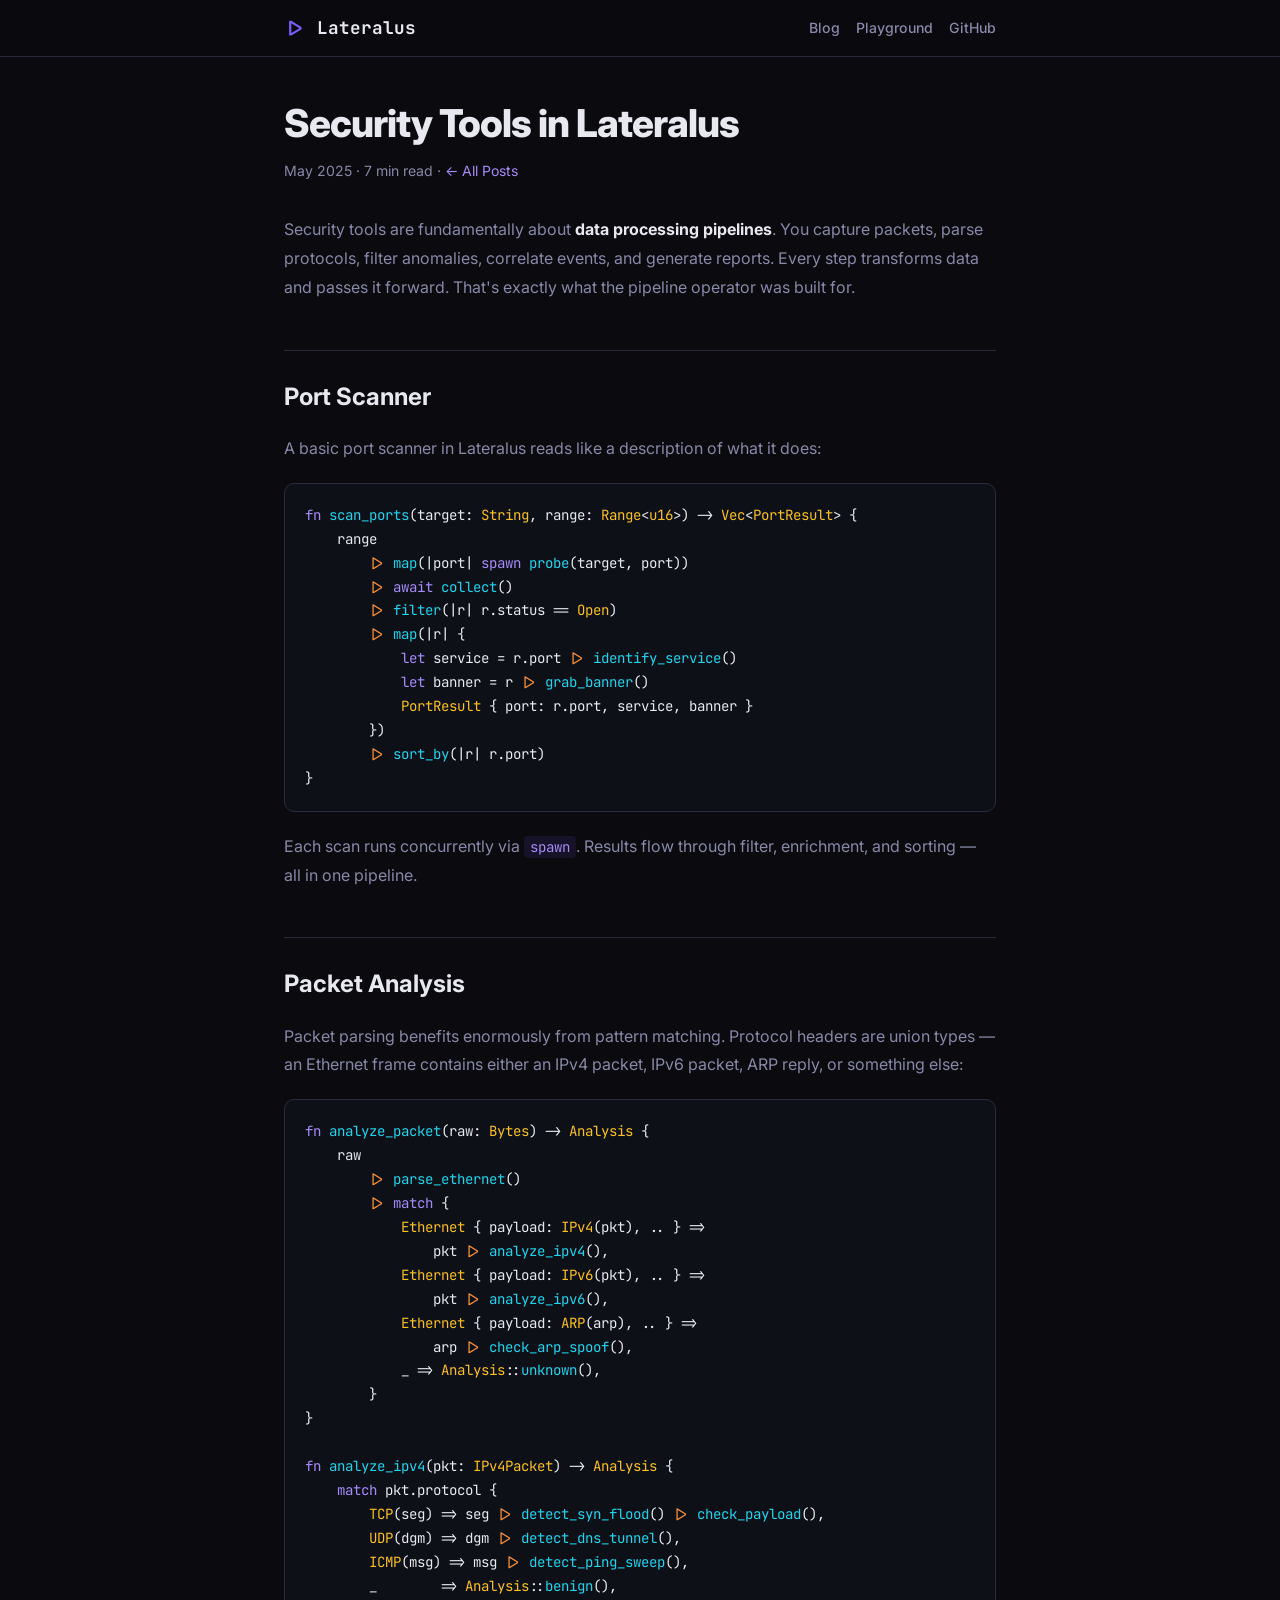
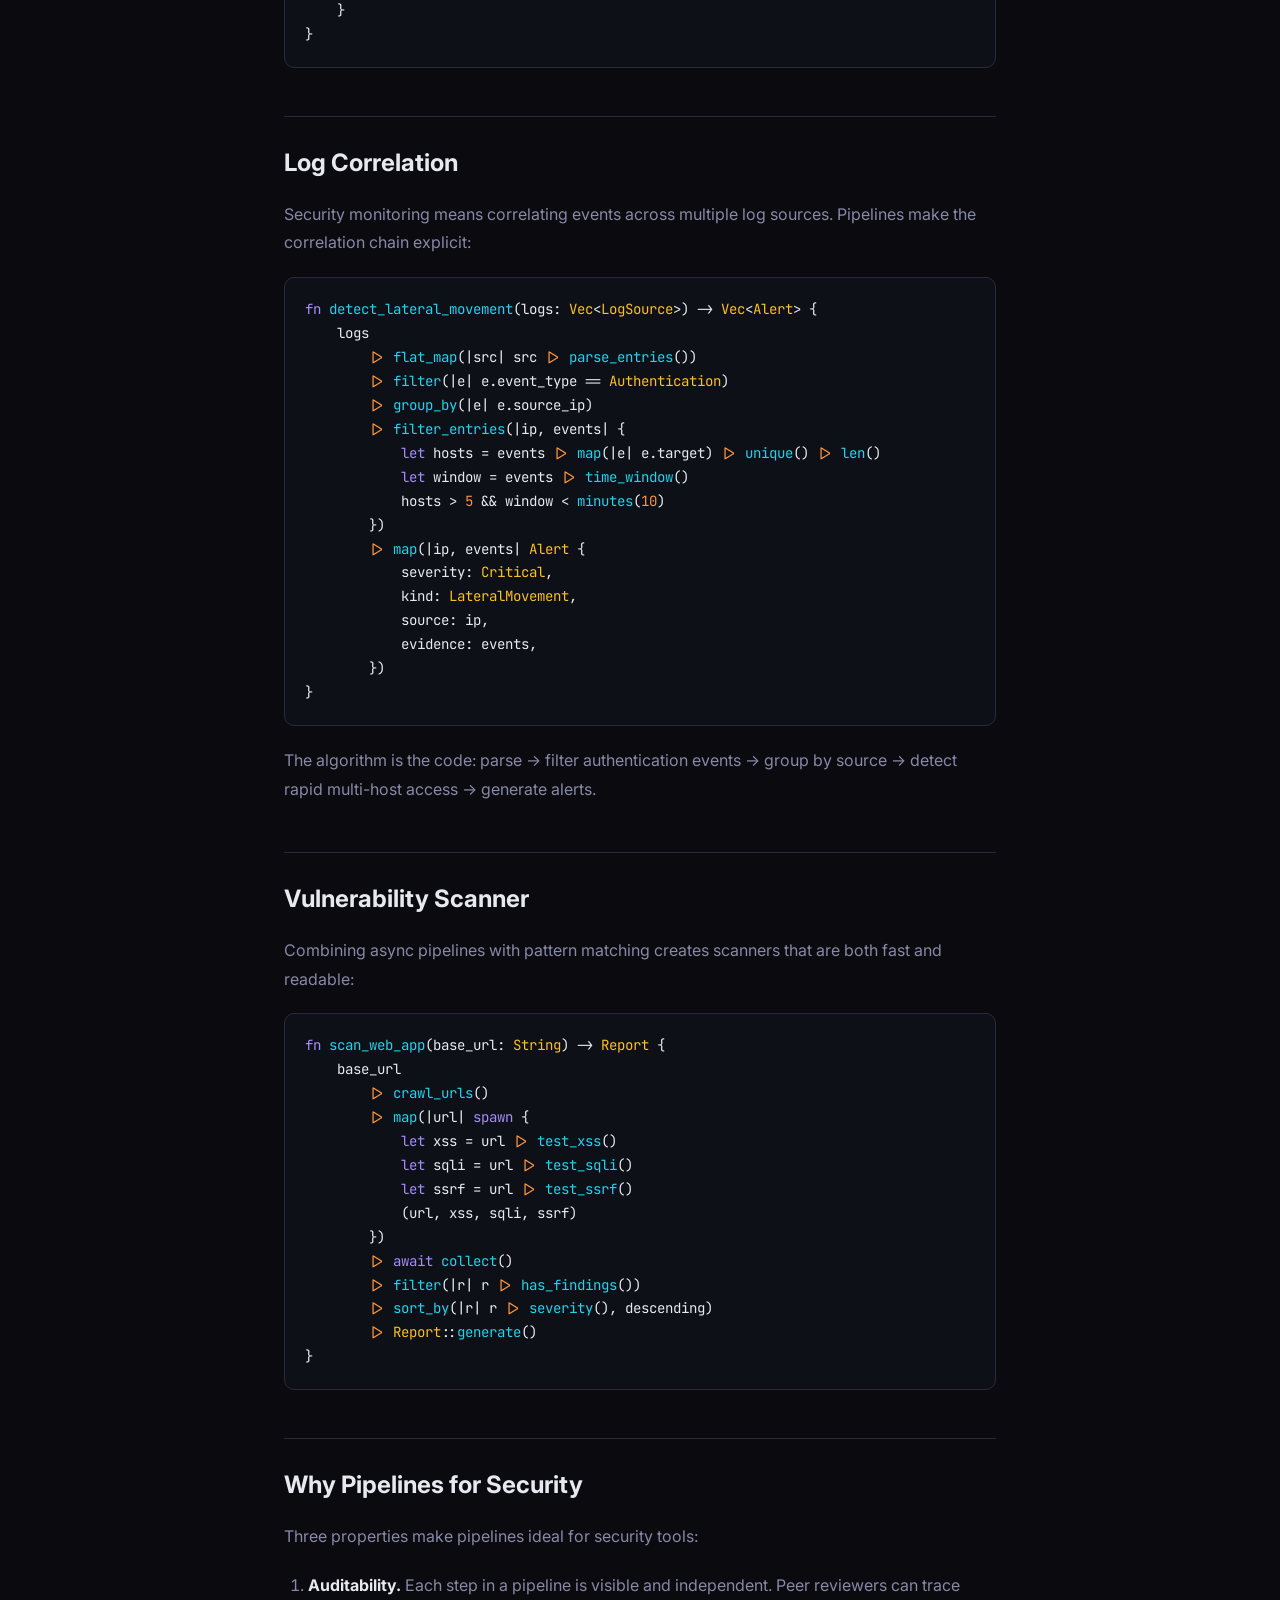
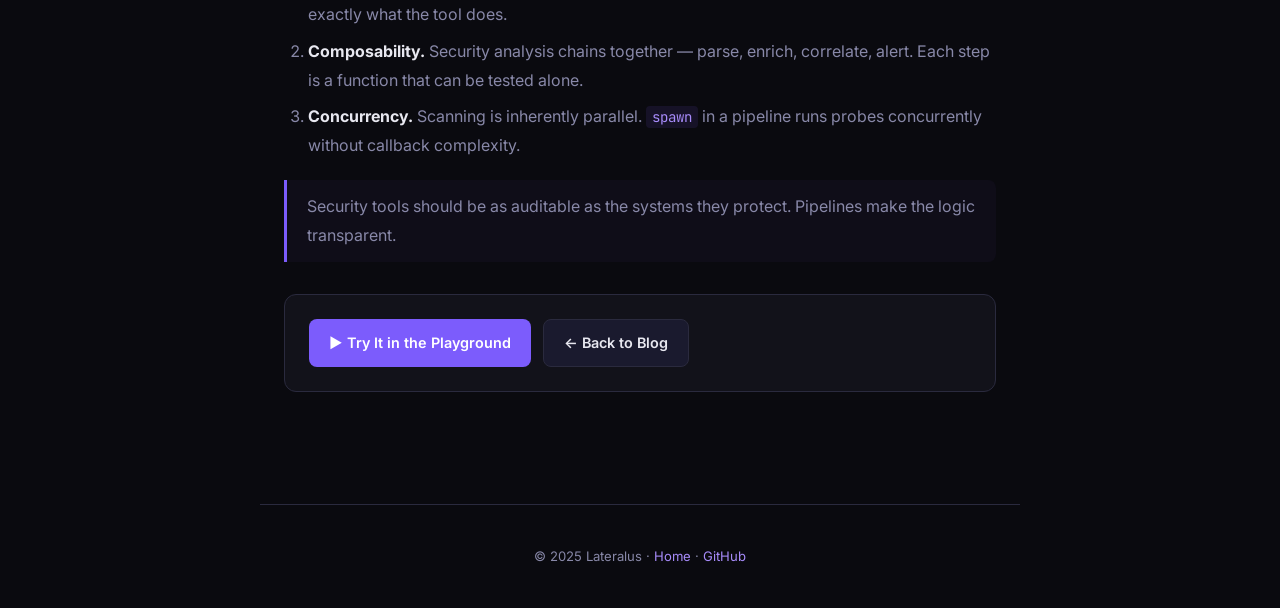
<file: lateralus/blog/security-tools.html>
<!DOCTYPE html>
<html lang="en">
<head>
    <meta charset="UTF-8">
    <meta name="viewport" content="width=device-width, initial-scale=1.0">
    <title>Security Tools in Lateralus | Lateralus Blog</title>
    <meta name="description" content="How pipeline operators and pattern matching make security tool development cleaner and more composable.">
    <link rel="preconnect" href="https://fonts.googleapis.com">
    <link href="https://fonts.googleapis.com/css2?family=Inter:wght@400;500;600;700;800&family=JetBrains+Mono:wght@400;500;600&display=swap" rel="stylesheet">
    <style>
        :root{--bg:#0a0a0f;--bg2:#12121a;--bg3:#1a1a2e;--bg-code:#0d1117;--border:#2a2a3e;--text:#e8e8f0;--text2:#8888a8;--accent:#7c5cfc;--accent2:#a78bfa;--cyan:#22d3ee;--green:#34d399;--orange:#fb923c;--yellow:#fbbf24}
        *{margin:0;padding:0;box-sizing:border-box}html{scroll-behavior:smooth}
        body{font-family:'Inter',sans-serif;background:var(--bg);color:var(--text);line-height:1.8;-webkit-font-smoothing:antialiased}
        a{color:var(--accent2);text-decoration:none}a:hover{color:var(--cyan)}
        code,pre{font-family:'JetBrains Mono',monospace}
        .topbar{position:fixed;top:0;left:0;right:0;z-index:100;background:rgba(10,10,15,0.88);backdrop-filter:blur(16px);border-bottom:1px solid var(--border)}
        .topbar-inner{max-width:760px;margin:0 auto;padding:0 24px;display:flex;align-items:center;justify-content:space-between;height:56px}
        .topbar-logo{font-family:'JetBrains Mono',monospace;font-weight:700;font-size:1.1rem;color:var(--text)}
        .topbar-logo span{color:var(--accent)}
        .topbar-links{display:flex;gap:16px}.topbar-links a{color:var(--text2);font-size:.88rem;font-weight:500}
        article{max-width:760px;margin:0 auto;padding:100px 24px 80px}
        .meta{color:var(--text2);font-size:.88rem;margin-bottom:32px}.meta a{color:var(--accent2)}
        h1{font-size:2.4rem;font-weight:800;line-height:1.2;margin-bottom:12px;letter-spacing:-1px}
        h2{font-size:1.5rem;font-weight:700;margin:48px 0 16px;padding-top:24px;border-top:1px solid var(--border)}
        h3{font-size:1.15rem;font-weight:700;margin:32px 0 12px}
        p{margin-bottom:20px;color:var(--text2)}strong{color:var(--text)}
        pre{background:var(--bg-code);border:1px solid var(--border);border-radius:10px;padding:20px;margin:20px 0;overflow-x:auto;font-size:.88rem;line-height:1.7}
        code{background:rgba(124,92,252,0.1);padding:2px 6px;border-radius:4px;font-size:.88rem;color:var(--accent2)}
        pre code{background:none;padding:0;color:var(--text)}
        blockquote{border-left:3px solid var(--accent);padding:12px 20px;margin:20px 0;background:rgba(124,92,252,0.04);border-radius:0 8px 8px 0}
        blockquote p{margin-bottom:0}
        ul,ol{margin:0 0 20px 24px;color:var(--text2)}li{margin-bottom:8px}
        .kw{color:var(--accent2)}.fn{color:var(--cyan)}.str{color:var(--green)}.cm{color:var(--text2)}.op{color:var(--orange)}.num{color:var(--orange)}.ty{color:var(--yellow)}
        .cta{display:flex;gap:12px;flex-wrap:wrap;margin:32px 0;padding:24px;background:var(--bg2);border:1px solid var(--border);border-radius:12px}
        .cta a{display:inline-flex;align-items:center;gap:8px;padding:10px 20px;border-radius:8px;font-weight:600;font-size:.9rem}
        .btn-p{background:var(--accent);color:#fff}.btn-p:hover{background:var(--accent2);color:#fff}
        .btn-s{background:var(--bg3);color:var(--text);border:1px solid var(--border)}.btn-s:hover{border-color:var(--accent)}
        footer{max-width:760px;margin:0 auto;padding:40px 24px;border-top:1px solid var(--border);text-align:center;color:var(--text2);font-size:.82rem}
    </style>
</head>
<body>
<div class="topbar"><div class="topbar-inner">
    <a href="/lateralus/" class="topbar-logo"><span>|&gt;</span> Lateralus</a>
    <div class="topbar-links">
        <a href="/lateralus/blog/">Blog</a>
        <a href="/lateralus/playground/">Playground</a>
        <a href="https://github.com/bad-antics/lateralus-lang">GitHub</a>
    </div>
</div></div>

<article>
<h1>Security Tools in Lateralus</h1>
<div class="meta">May 2025 · 7 min read · <a href="/lateralus/blog/">← All Posts</a></div>

<p>Security tools are fundamentally about <strong>data processing pipelines</strong>. You capture packets, parse protocols, filter anomalies, correlate events, and generate reports. Every step transforms data and passes it forward. That's exactly what the pipeline operator was built for.</p>

<h2>Port Scanner</h2>

<p>A basic port scanner in Lateralus reads like a description of what it does:</p>

<pre><code><span class="kw">fn</span> <span class="fn">scan_ports</span>(target: <span class="ty">String</span>, range: <span class="ty">Range</span>&lt;<span class="ty">u16</span>&gt;) -> <span class="ty">Vec</span>&lt;<span class="ty">PortResult</span>&gt; {
    range
        <span class="op">|></span> <span class="fn">map</span>(|port| <span class="kw">spawn</span> <span class="fn">probe</span>(target, port))
        <span class="op">|></span> <span class="kw">await</span> <span class="fn">collect</span>()
        <span class="op">|></span> <span class="fn">filter</span>(|r| r.status == <span class="ty">Open</span>)
        <span class="op">|></span> <span class="fn">map</span>(|r| {
            <span class="kw">let</span> service = r.port <span class="op">|></span> <span class="fn">identify_service</span>()
            <span class="kw">let</span> banner = r <span class="op">|></span> <span class="fn">grab_banner</span>()
            <span class="ty">PortResult</span> { port: r.port, service, banner }
        })
        <span class="op">|></span> <span class="fn">sort_by</span>(|r| r.port)
}</code></pre>

<p>Each scan runs concurrently via <code>spawn</code>. Results flow through filter, enrichment, and sorting — all in one pipeline.</p>

<h2>Packet Analysis</h2>

<p>Packet parsing benefits enormously from pattern matching. Protocol headers are union types — an Ethernet frame contains either an IPv4 packet, IPv6 packet, ARP reply, or something else:</p>

<pre><code><span class="kw">fn</span> <span class="fn">analyze_packet</span>(raw: <span class="ty">Bytes</span>) -> <span class="ty">Analysis</span> {
    raw
        <span class="op">|></span> <span class="fn">parse_ethernet</span>()
        <span class="op">|></span> <span class="kw">match</span> {
            <span class="ty">Ethernet</span> { payload: <span class="ty">IPv4</span>(pkt), .. } =>
                pkt <span class="op">|></span> <span class="fn">analyze_ipv4</span>(),
            <span class="ty">Ethernet</span> { payload: <span class="ty">IPv6</span>(pkt), .. } =>
                pkt <span class="op">|></span> <span class="fn">analyze_ipv6</span>(),
            <span class="ty">Ethernet</span> { payload: <span class="ty">ARP</span>(arp), .. } =>
                arp <span class="op">|></span> <span class="fn">check_arp_spoof</span>(),
            _ => <span class="ty">Analysis</span>::<span class="fn">unknown</span>(),
        }
}

<span class="kw">fn</span> <span class="fn">analyze_ipv4</span>(pkt: <span class="ty">IPv4Packet</span>) -> <span class="ty">Analysis</span> {
    <span class="kw">match</span> pkt.protocol {
        <span class="ty">TCP</span>(seg) => seg <span class="op">|></span> <span class="fn">detect_syn_flood</span>() <span class="op">|></span> <span class="fn">check_payload</span>(),
        <span class="ty">UDP</span>(dgm) => dgm <span class="op">|></span> <span class="fn">detect_dns_tunnel</span>(),
        <span class="ty">ICMP</span>(msg) => msg <span class="op">|></span> <span class="fn">detect_ping_sweep</span>(),
        _        => <span class="ty">Analysis</span>::<span class="fn">benign</span>(),
    }
}</code></pre>

<h2>Log Correlation</h2>

<p>Security monitoring means correlating events across multiple log sources. Pipelines make the correlation chain explicit:</p>

<pre><code><span class="kw">fn</span> <span class="fn">detect_lateral_movement</span>(logs: <span class="ty">Vec</span>&lt;<span class="ty">LogSource</span>&gt;) -> <span class="ty">Vec</span>&lt;<span class="ty">Alert</span>&gt; {
    logs
        <span class="op">|></span> <span class="fn">flat_map</span>(|src| src <span class="op">|></span> <span class="fn">parse_entries</span>())
        <span class="op">|></span> <span class="fn">filter</span>(|e| e.event_type == <span class="ty">Authentication</span>)
        <span class="op">|></span> <span class="fn">group_by</span>(|e| e.source_ip)
        <span class="op">|></span> <span class="fn">filter_entries</span>(|ip, events| {
            <span class="kw">let</span> hosts = events <span class="op">|></span> <span class="fn">map</span>(|e| e.target) <span class="op">|></span> <span class="fn">unique</span>() <span class="op">|></span> <span class="fn">len</span>()
            <span class="kw">let</span> window = events <span class="op">|></span> <span class="fn">time_window</span>()
            hosts > <span class="num">5</span> && window < <span class="fn">minutes</span>(<span class="num">10</span>)
        })
        <span class="op">|></span> <span class="fn">map</span>(|ip, events| <span class="ty">Alert</span> {
            severity: <span class="ty">Critical</span>,
            kind: <span class="ty">LateralMovement</span>,
            source: ip,
            evidence: events,
        })
}</code></pre>

<p>The algorithm is the code: parse → filter authentication events → group by source → detect rapid multi-host access → generate alerts.</p>

<h2>Vulnerability Scanner</h2>

<p>Combining async pipelines with pattern matching creates scanners that are both fast and readable:</p>

<pre><code><span class="kw">fn</span> <span class="fn">scan_web_app</span>(base_url: <span class="ty">String</span>) -> <span class="ty">Report</span> {
    base_url
        <span class="op">|></span> <span class="fn">crawl_urls</span>()
        <span class="op">|></span> <span class="fn">map</span>(|url| <span class="kw">spawn</span> {
            <span class="kw">let</span> xss = url <span class="op">|></span> <span class="fn">test_xss</span>()
            <span class="kw">let</span> sqli = url <span class="op">|></span> <span class="fn">test_sqli</span>()
            <span class="kw">let</span> ssrf = url <span class="op">|></span> <span class="fn">test_ssrf</span>()
            (url, xss, sqli, ssrf)
        })
        <span class="op">|></span> <span class="kw">await</span> <span class="fn">collect</span>()
        <span class="op">|></span> <span class="fn">filter</span>(|r| r <span class="op">|></span> <span class="fn">has_findings</span>())
        <span class="op">|></span> <span class="fn">sort_by</span>(|r| r <span class="op">|></span> <span class="fn">severity</span>(), descending)
        <span class="op">|></span> <span class="ty">Report</span>::<span class="fn">generate</span>()
}</code></pre>

<h2>Why Pipelines for Security</h2>

<p>Three properties make pipelines ideal for security tools:</p>

<ol>
    <li><strong>Auditability.</strong> Each step in a pipeline is visible and independent. Peer reviewers can trace exactly what the tool does.</li>
    <li><strong>Composability.</strong> Security analysis chains together — parse, enrich, correlate, alert. Each step is a function that can be tested alone.</li>
    <li><strong>Concurrency.</strong> Scanning is inherently parallel. <code>spawn</code> in a pipeline runs probes concurrently without callback complexity.</li>
</ol>

<blockquote><p>Security tools should be as auditable as the systems they protect. Pipelines make the logic transparent.</p></blockquote>

<div class="cta">
    <a href="/lateralus/playground/" class="btn-p">▶ Try It in the Playground</a>
    <a href="/lateralus/blog/" class="btn-s">← Back to Blog</a>
</div>
</article>

<footer>© 2025 Lateralus · <a href="/lateralus/">Home</a> · <a href="https://github.com/bad-antics/lateralus-lang">GitHub</a></footer>
</body>
</html>
</file>
